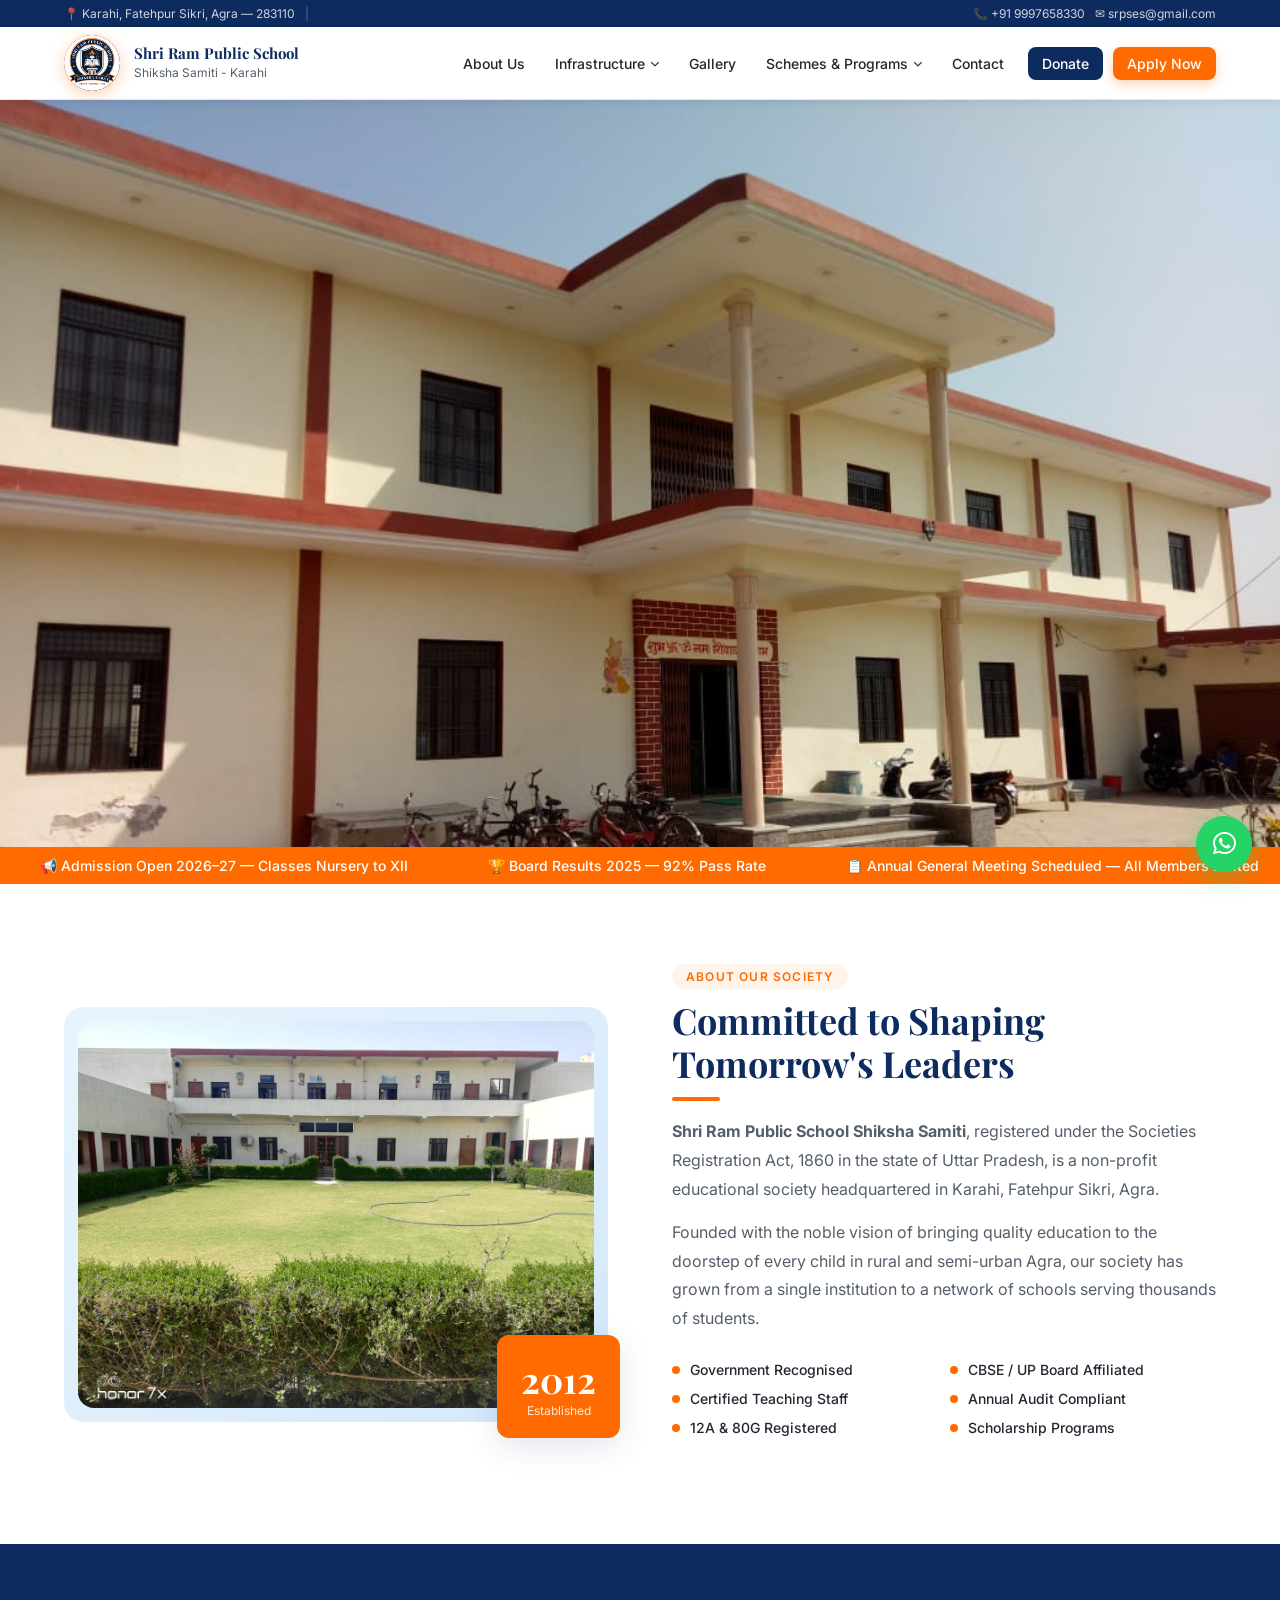
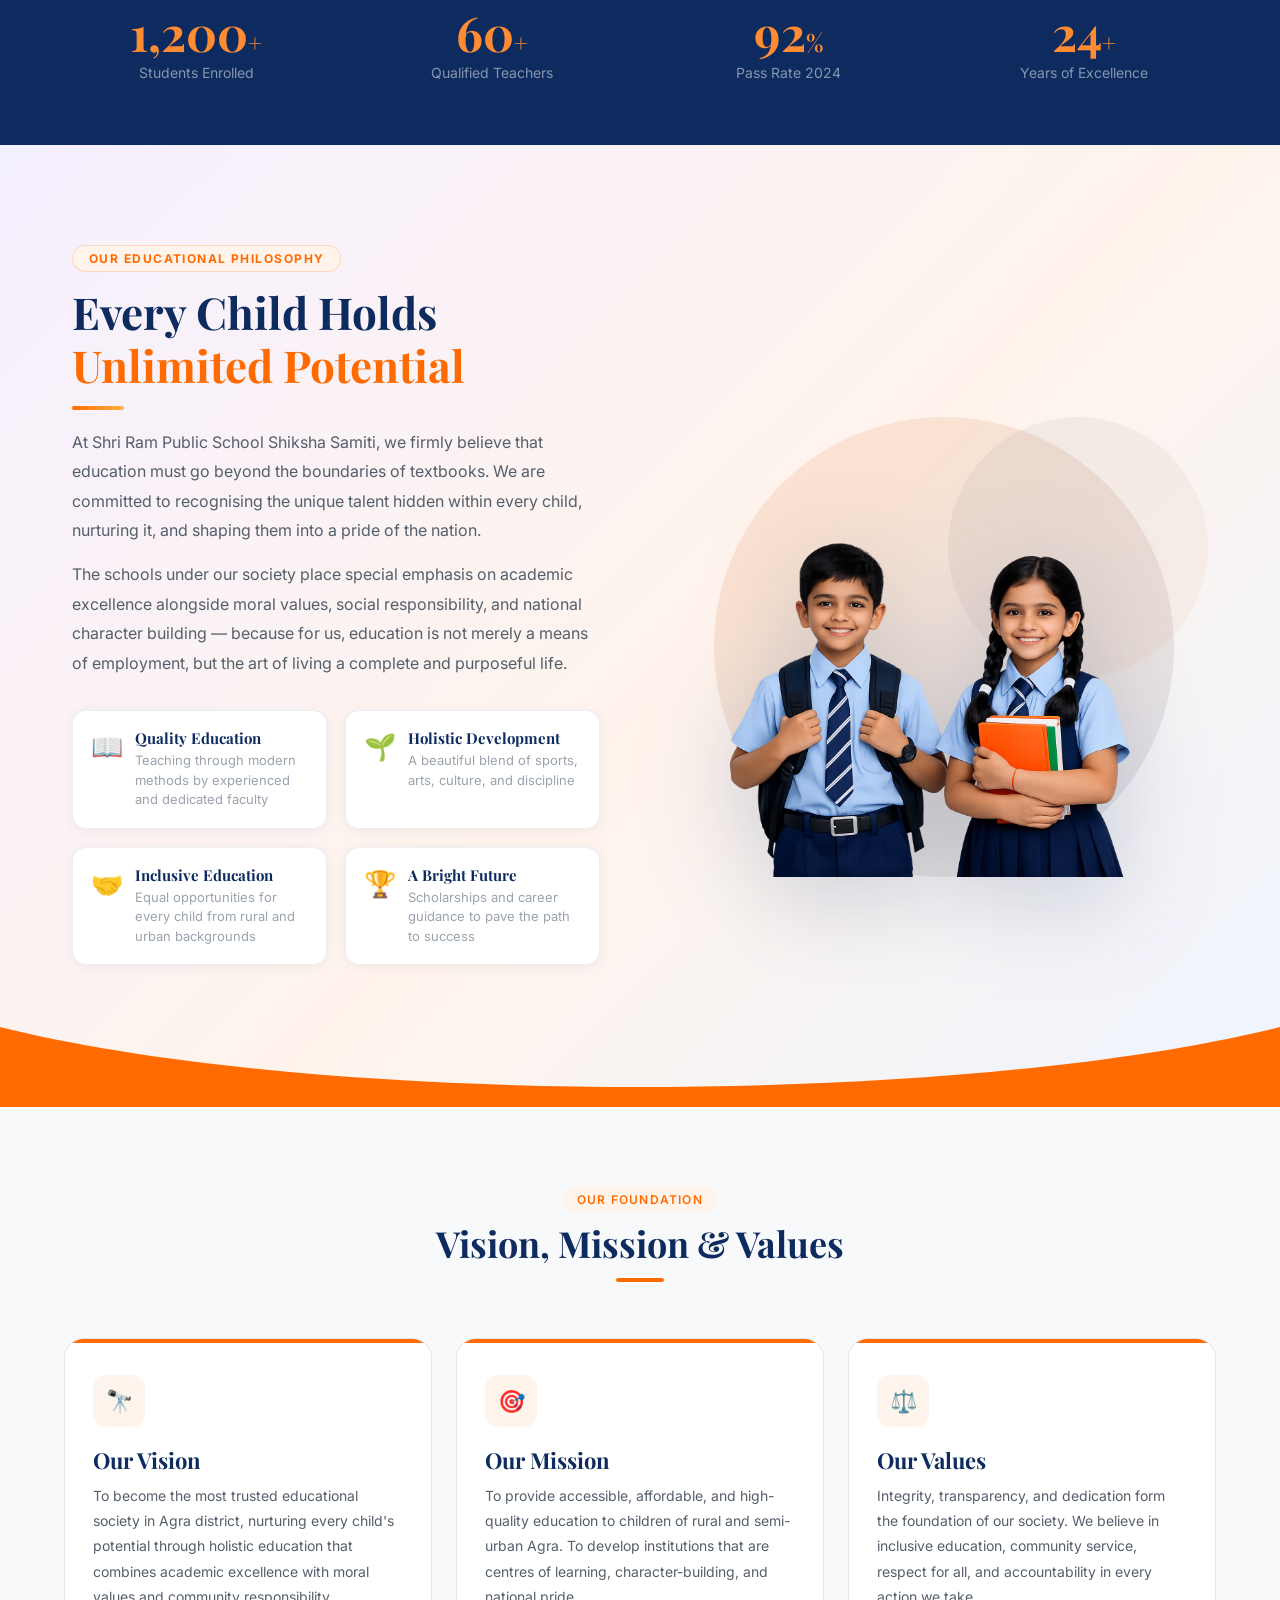
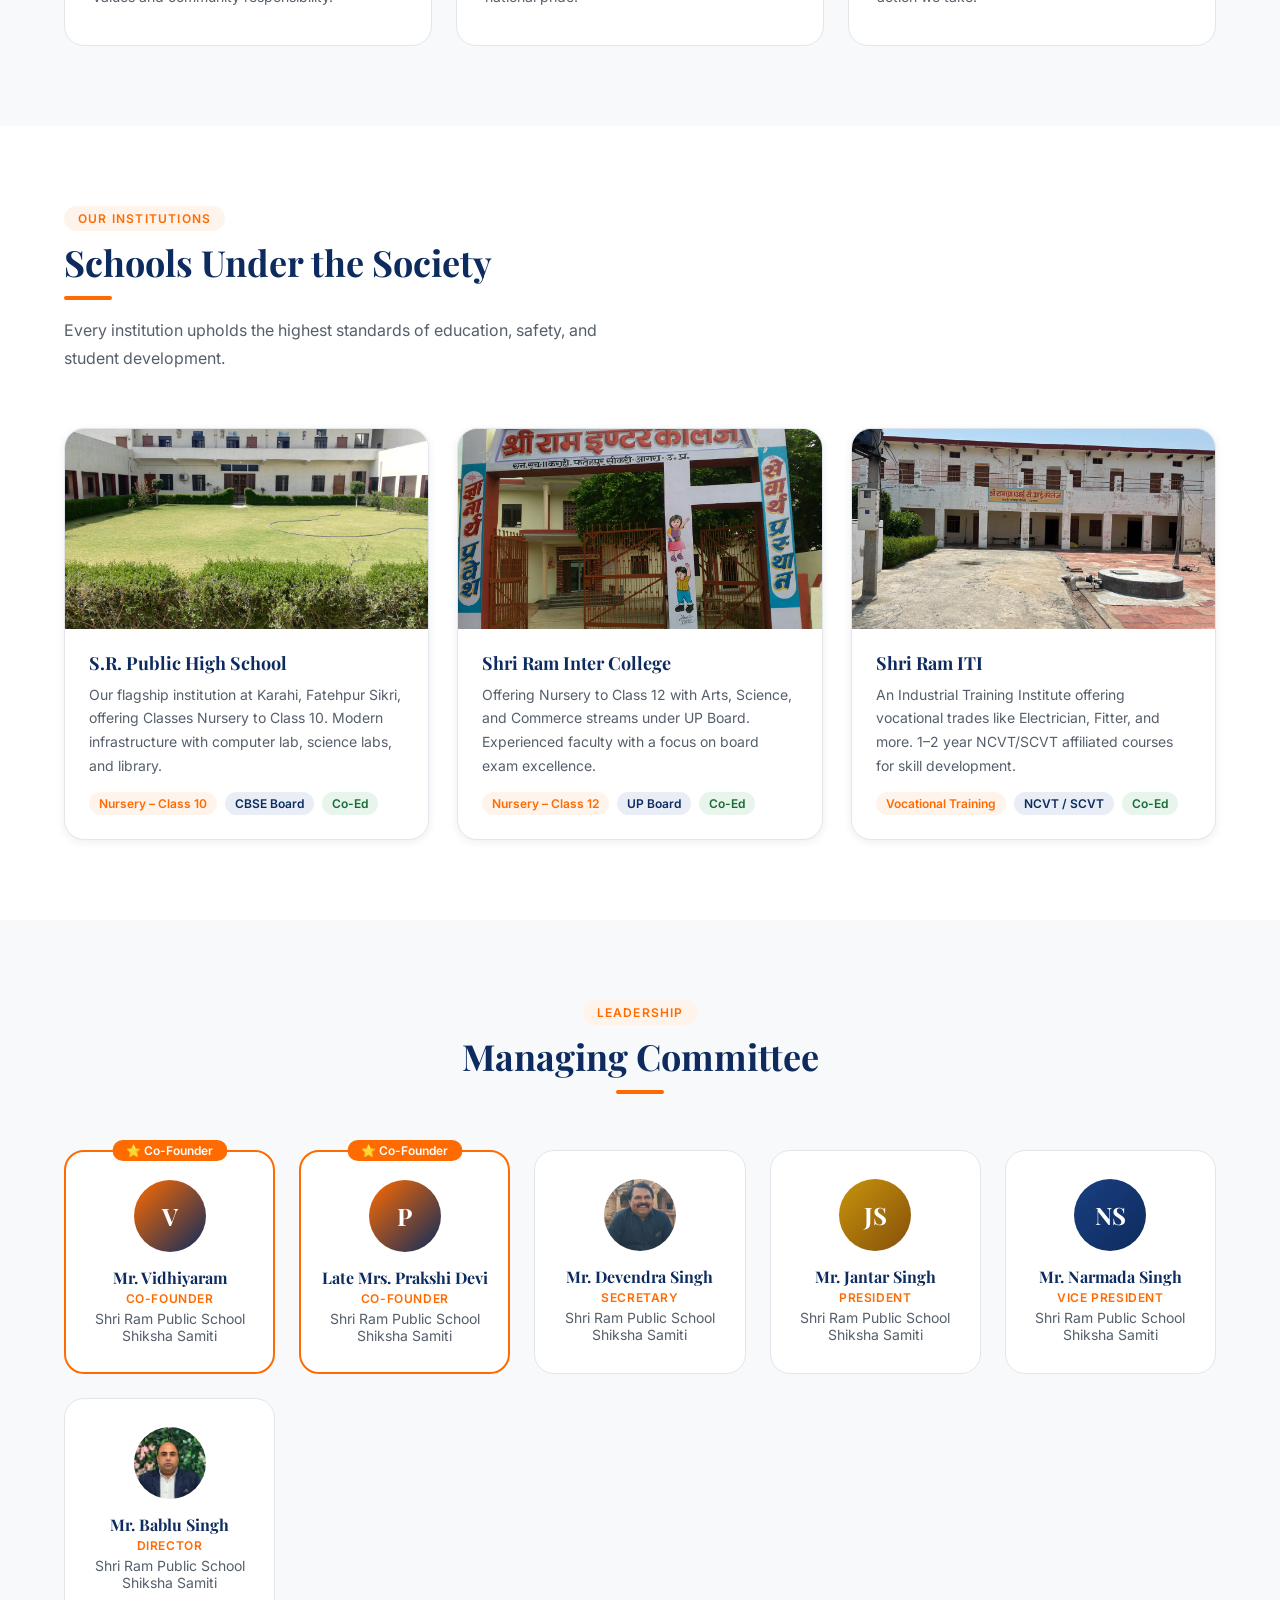
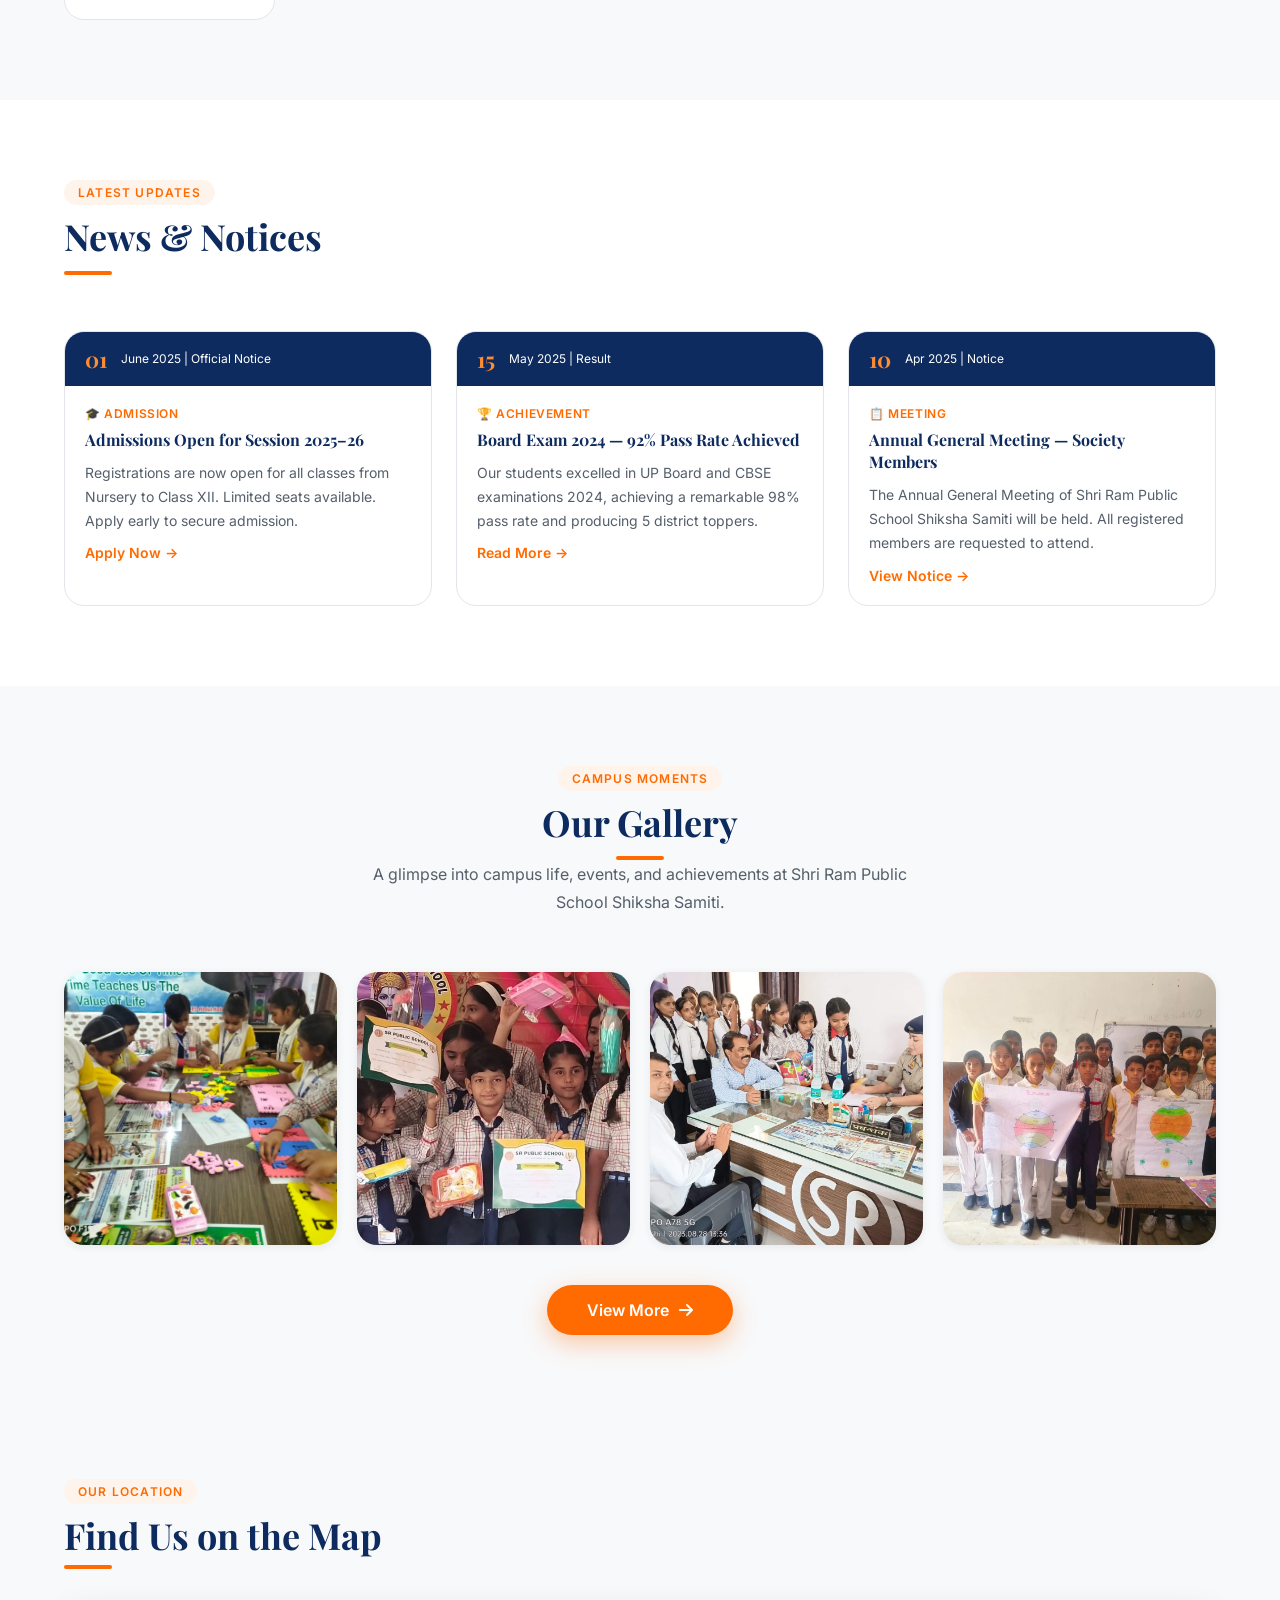
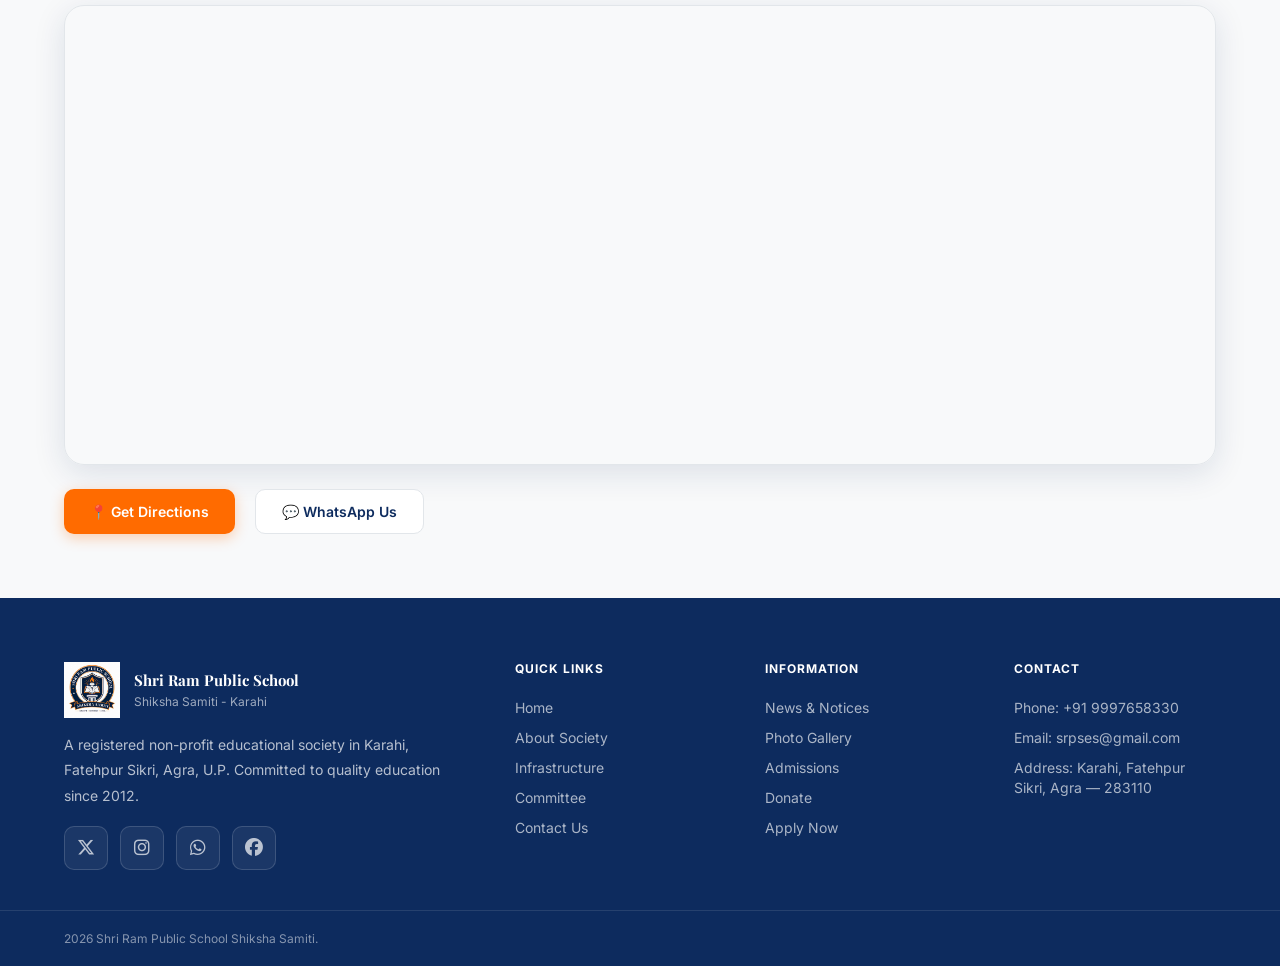
<file: index.html>
<!DOCTYPE html>
<html lang="hi" prefix="og: https://ogp.me/ns#">
<head>
<meta charset="UTF-8">
<meta name="viewport" content="width=device-width, initial-scale=1.0, maximum-scale=1.0">

<!-- ========== PRIMARY SEO META TAGS ========== -->
<title>Shri Ram Public School Shiksha Samiti | Karahi, Fatehpur Sikri, Agra — UP</title>
<meta name="description" content="Shri Ram Public School Shiksha Samiti — Registered educational society in Karahi, Fatehpur Sikri, Agra (UP). CBSE & UP Board schools, ITI college, NSDC/UPSDM skill programs. Admissions open for Nursery to Class XII.">
<meta name="keywords" content="Shri Ram Public School, Shiksha Samiti, Karahi School, Fatehpur Sikri School, Agra School, CBSE School Agra, UP Board School Agra, Shri Ram ITI, NSDC Agra, UPSDM Agra, School Admission 2025, Best School Karahi, Educational Society Agra, Vocational Training Agra">
<meta name="author" content="Shri Ram Public School Shiksha Samiti">
<meta name="robots" content="index, follow, max-snippet:-1, max-image-preview:large, max-video-preview:-1">
<meta name="googlebot" content="index, follow">
<meta name="revisit-after" content="7 days">
<meta name="language" content="Hindi, English">
<meta name="geo.region" content="IN-UP">
<meta name="geo.placename" content="Karahi, Fatehpur Sikri, Agra, Uttar Pradesh">
<meta name="geo.position" content="27.1277;77.6615">
<meta name="ICBM" content="27.1277, 77.6615">
<link rel="canonical" href="https://www.srpses.com/index.html">

<!-- ========== OPEN GRAPH (Facebook / WhatsApp / LinkedIn) ========== -->
<meta property="og:type" content="website">
<meta property="og:url" content="https://www.srpses.org/">
<meta property="og:site_name" content="Shri Ram Public School Shiksha Samiti">
<meta property="og:title" content="Shri Ram Public School Shiksha Samiti | Karahi, Fatehpur Sikri, Agra">
<meta property="og:description" content="Registered educational society in Karahi, Fatehpur Sikri, Agra. CBSE & UP Board affiliated schools, ITI college, and government skill development programs. Admissions open for session 2025–26.">
<meta property="og:image" content="https://www.srpses.org/images/og-cover.jpg">
<meta property="og:image:width" content="1200">
<meta property="og:image:height" content="630">
<meta property="og:image:alt" content="Shri Ram Public School Shiksha Samiti, Karahi, Agra">
<meta property="og:locale" content="hi_IN">
<meta property="og:locale:alternate" content="en_IN">

<!-- ========== TWITTER CARD ========== -->
<meta name="twitter:card" content="summary_large_image">
<meta name="twitter:site" content="@srpses">
<meta name="twitter:creator" content="@srpses">
<meta name="twitter:title" content="Shri Ram Public School Shiksha Samiti | Karahi, Agra">
<meta name="twitter:description" content="Registered educational society in Karahi, Fatehpur Sikri, Agra. CBSE & UP Board schools, ITI, NSDC/UPSDM skill programs. Admissions open 2025–26.">
<meta name="twitter:image" content="https://www.srpses.org/images/og-cover.jpg">
<meta name="twitter:image:alt" content="Shri Ram Public School Shiksha Samiti Campus">

<!-- ========== FAVICON & APP ICONS ========== -->
<link rel="icon" type="image/png" sizes="32x32" href="images/favicon-32x32.png">
<link rel="icon" type="image/png" sizes="16x16" href="images/favicon-16x16.png">
<link rel="apple-touch-icon" sizes="180x180" href="images/apple-touch-icon.png">
<link rel="manifest" href="site.webmanifest">
<meta name="theme-color" content="#FF6B00">
<meta name="msapplication-TileColor" content="#0D2B5E">
<meta name="msapplication-TileImage" content="images/mstile-144x144.png">

<!-- ========== SCHEMA.ORG STRUCTURED DATA ========== -->
<script type="application/ld+json">
{
  "@context": "https://schema.org",
  "@graph": [
    {
      "@type": "EducationalOrganization",
      "@id": "https://www.srpses.org/#organization",
      "name": "Shri Ram Public School Shiksha Samiti",
      "alternateName": "SRPSES",
      "url": "https://www.srpses.org",
      "logo": {
        "@type": "ImageObject",
        "url": "https://www.srpses.org/images/logo.png",
        "width": 200,
        "height": 200
      },
      "image": "https://www.srpses.org/images/og-cover.jpg",
      "description": "Shri Ram Public School Shiksha Samiti is a registered educational society under the Societies Registration Act, 1860, dedicated to providing quality education in Karahi, Fatehpur Sikri, Agra, Uttar Pradesh.",
      "foundingDate": "2012",
      "address": {
        "@type": "PostalAddress",
        "streetAddress": "Karahi",
        "addressLocality": "Fatehpur Sikri",
        "addressRegion": "Uttar Pradesh",
        "postalCode": "283110",
        "addressCountry": "IN"
      },
      "contactPoint": [
        {
          "@type": "ContactPoint",
          "telephone": "+91-9997658330",
          "contactType": "admissions",
          "areaServed": "IN",
          "availableLanguage": ["Hindi", "English"]
        },
        {
          "@type": "ContactPoint",
          "email": "srpses@gmail.com",
          "contactType": "customer support"
        }
      ],
      "geo": {
        "@type": "GeoCoordinates",
        "latitude": 27.1277,
        "longitude": 77.6615
      },
      "hasMap": "https://maps.app.goo.gl/GXxgwbJ4NpRVB7gE9",
      "sameAs": [
        "https://maps.app.goo.gl/GXxgwbJ4NpRVB7gE9"
      ],
      "numberOfStudents": 1200,
      "numberOfEmployees": {
        "@type": "QuantitativeValue",
        "value": 60
      },
      "subOrganization": [
        {
          "@type": "School",
          "name": "S.R. Public High School",
          "description": "CBSE affiliated co-education school offering Classes Nursery to Class 10",
          "address": {
            "@type": "PostalAddress",
            "streetAddress": "Karahi",
            "addressLocality": "Fatehpur Sikri",
            "addressRegion": "Uttar Pradesh",
            "postalCode": "283110",
            "addressCountry": "IN"
          }
        },
        {
          "@type": "School",
          "name": "Shri Ram Inter College",
          "description": "UP Board affiliated co-education school offering Nursery to Class 12 with Arts, Science, Commerce streams",
          "address": {
            "@type": "PostalAddress",
            "streetAddress": "Karahi",
            "addressLocality": "Fatehpur Sikri",
            "addressRegion": "Uttar Pradesh",
            "postalCode": "283110",
            "addressCountry": "IN"
          }
        },
        {
          "@type": "EducationalOrganization",
          "name": "Shri Ram ITI",
          "description": "NCVT/SCVT affiliated Industrial Training Institute offering Electrician, Fitter and vocational trades",
          "address": {
            "@type": "PostalAddress",
            "streetAddress": "Karahi",
            "addressLocality": "Fatehpur Sikri",
            "addressRegion": "Uttar Pradesh",
            "postalCode": "283110",
            "addressCountry": "IN"
          }
        }
      ]
    },
    {
      "@type": "WebSite",
      "@id": "https://www.srpses.org/#website",
      "url": "https://www.srpses.org",
      "name": "Shri Ram Public School Shiksha Samiti",
      "description": "Official website of Shri Ram Public School Shiksha Samiti, Karahi, Fatehpur Sikri, Agra",
      "publisher": {
        "@id": "https://www.srpses.org/#organization"
      },
      "potentialAction": {
        "@type": "SearchAction",
        "target": {
          "@type": "EntryPoint",
          "urlTemplate": "https://www.srpses.org/search?q={search_term_string}"
        },
        "query-input": "required name=search_term_string"
      },
      "inLanguage": ["hi", "en"]
    },
    {
      "@type": "WebPage",
      "@id": "https://www.srpses.org/#webpage",
      "url": "https://www.srpses.org/",
      "name": "Shri Ram Public School Shiksha Samiti | Karahi, Fatehpur Sikri, Agra",
      "isPartOf": { "@id": "https://www.srpses.org/#website" },
      "about": { "@id": "https://www.srpses.org/#organization" },
      "description": "Official homepage of Shri Ram Public School Shiksha Samiti — registered educational society in Karahi, Fatehpur Sikri, Agra, UP.",
      "breadcrumb": {
        "@type": "BreadcrumbList",
        "itemListElement": [
          {
            "@type": "ListItem",
            "position": 1,
            "name": "Home",
            "item": "https://www.srpses.org/"
          }
        ]
      },
      "inLanguage": "hi",
      "datePublished": "2012-01-01",
      "dateModified": "2025-06-01"
    },
    {
      "@type": "FAQPage",
      "mainEntity": [
        {
          "@type": "Question",
          "name": "Shri Ram Public School Shiksha Samiti mein admission kaise milega?",
          "acceptedAnswer": {
            "@type": "Answer",
            "text": "Admission ke liye apply-now.html page par jaayein ya +91-9997658330 par call karein. Session 2025-26 ke liye admissions khule hain — Nursery se Class XII tak."
          }
        },
        {
          "@type": "Question",
          "name": "Shri Ram Public School kahan hai?",
          "acceptedAnswer": {
            "@type": "Answer",
            "text": "Shri Ram Public School Shiksha Samiti Karahi, Fatehpur Sikri, Agra — 283110, Uttar Pradesh mein sthit hai."
          }
        },
        {
          "@type": "Question",
          "name": "Is school mein kaunsa board hai?",
          "acceptedAnswer": {
            "@type": "Answer",
            "text": "S.R. Public High School CBSE Board se affiliated hai aur Shri Ram Inter College UP Board se affiliated hai. Class 12 mein Arts, Science aur Commerce streams uplabdh hain."
          }
        },
        {
          "@type": "Question",
          "name": "Kya ITI courses available hain?",
          "acceptedAnswer": {
            "@type": "Answer",
            "text": "Haan, Shri Ram ITI mein NCVT/SCVT affiliated 1-2 saal ke vocational courses hain jaise Electrician, Fitter aur anya trades."
          }
        }
      ]
    }
  ]
}
</script>

<!-- ========== FONTS & ICONS ========== -->
<link rel="preconnect" href="https://fonts.googleapis.com">
<link rel="preconnect" href="https://fonts.gstatic.com" crossorigin>
<link href="https://fonts.googleapis.com/css2?family=Playfair+Display:wght@600;700&family=Inter:wght@300;400;500;600&display=swap" rel="stylesheet">
<link rel="stylesheet" href="https://cdnjs.cloudflare.com/ajax/libs/font-awesome/6.5.0/css/all.min.css">

<link rel="stylesheet" href="style.css">
</head>
<body>

<div class="topbar">
  <div class="topbar-inner">
    <div class="topbar-left">
      <span>📍 Karahi, Fatehpur Sikri, Agra — 283110</span>
      <span style="color:rgba(255,255,255,0.3)">|</span>
    </div>
    <div class="topbar-right">
      <a href="tel:9997658330">📞 +91 9997658330</a>
      <a href="mailto:srpses@gmail.com">✉ srpses@gmail.com</a>
    </div>
  </div>
</div>

<header class="header" id="header">
  <div class="nav-inner">
    <a href="index.html" class="logo" aria-label="Go to Home">
      <div class="logo-emblem">
        <img src="images/logo.png" alt="Shri Ram Public School Shiksha Samiti Logo" width="56" height="56" onerror="this.parentElement.textContent='SR'">
      </div>
      <div class="logo-text">
        <h1>Shri Ram Public School</h1>
        <span style="font-size:12px;">Shiksha Samiti - Karahi</span>
      </div>
    </a>

    <nav class="nav-links" aria-label="Main Navigation">
      <a href="about.html">About Us</a>

      <div class="nav-dropdown">
        <button class="nav-drop-trigger" aria-haspopup="true" aria-expanded="false">
          Infrastructure <i class="fas fa-chevron-down drop-caret" aria-hidden="true"></i>
        </button>
        <div class="drop-panel" role="menu">
          <div class="drop-panel-header">Our Facilities</div>
          <a class="drop-item" href="infrastructure.html#computer-lab" role="menuitem">
            <div class="drop-item-icon">💻</div>
            <div class="drop-item-text">
              <div class="drop-item-title">Computer Lab</div>
              <div class="drop-item-sub">30+ modern systems</div>
            </div>
          </a>
          <a class="drop-item" href="infrastructure.html#science-lab" role="menuitem">
            <div class="drop-item-icon">🔬</div>
            <div class="drop-item-text">
              <div class="drop-item-title">Science Lab</div>
              <div class="drop-item-sub">Physics, Chemistry &amp; Biology</div>
            </div>
          </a>
          <a class="drop-item" href="infrastructure.html#dance-music" role="menuitem">
            <div class="drop-item-icon">🎭</div>
            <div class="drop-item-text">
              <div class="drop-item-title">Dance &amp; Music Hall</div>
              <div class="drop-item-sub">Cultural activities centre</div>
            </div>
          </a>
          <a class="drop-item" href="infrastructure.html#playground" role="menuitem">
            <div class="drop-item-icon">⚽</div>
            <div class="drop-item-text">
              <div class="drop-item-title">Playground</div>
              <div class="drop-item-sub">Cricket, Football &amp; Athletics</div>
            </div>
          </a>
        </div>
      </div>

      <a href="gallery.html">Gallery</a>

      <div class="nav-dropdown">
        <button class="nav-drop-trigger" aria-haspopup="true" aria-expanded="false">
          Schemes &amp; Programs <i class="fas fa-chevron-down drop-caret" aria-hidden="true"></i>
        </button>
        <div class="drop-panel" role="menu">
          <div class="drop-panel-header">Government Programs</div>
          <a class="drop-item" href="schemes.html#nsdc" role="menuitem">
            <div class="drop-item-icon">🏛</div>
            <div class="drop-item-text">
              <div class="drop-item-title">NSDC Programme</div>
              <div class="drop-item-sub">National Skill Development Corp.</div>
            </div>
          </a>
          <a class="drop-item" href="schemes.html#upsdm" role="menuitem">
            <div class="drop-item-icon">🌐</div>
            <div class="drop-item-text">
              <div class="drop-item-title">UPSDM Programme</div>
              <div class="drop-item-sub">UP Skill Dev. Mission</div>
            </div>
          </a>
          <div class="drop-divider"></div>
          <div class="drop-panel-header">Vocational Certification</div>
          <a class="drop-item" href="schemes.html#ncvt" role="menuitem">
            <div class="drop-item-icon">📜</div>
            <div class="drop-item-text">
              <div class="drop-item-title">NCVT</div>
              <div class="drop-item-sub">National Council for Voc. Training</div>
            </div>
          </a>
        </div>
      </div>

      <a href="contact.html">Contact</a>
      <a href="donate.html" class="nav-donate">Donate</a>
      <a href="apply-now.html" class="nav-cta">Apply Now</a>
    </nav>

    <button class="hamburger" id="hamburger" onclick="openMenu()" aria-label="Open navigation menu" aria-expanded="false">
      <span></span><span></span><span></span>
    </button>
  </div>
</header>

<!-- MOBILE MENU -->
<div class="mobile-menu" id="mobileMenu" role="dialog" aria-modal="true" aria-label="Mobile Navigation">
  <div class="mobile-menu-header">
    <a href="index.html" class="logo" onclick="closeMenu()" aria-label="Go to Home">
      <div class="logo-emblem" style="width:44px;height:44px;font-size:16px;flex-shrink:0;">SR</div>
      <div class="logo-text"><h1>Shri Ram Public School</h1><span>Shiksha Samiti</span></div>
    </a>
    <button class="mobile-close" onclick="closeMenu()" aria-label="Close menu">✕</button>
  </div>
  <div class="mobile-nav-links">
    <a href="about.html" onclick="closeMenu()">ℹ️ About Us</a>

    <div class="mob-drop-wrap">
      <button class="mob-drop-btn" onclick="toggleMobDrop(this)" aria-expanded="false">
        <span>🏗️ Infrastructure</span>
        <i class="fas fa-chevron-down mob-caret" aria-hidden="true"></i>
      </button>
      <div class="mob-drop-list">
        <a href="infrastructure.html#computer-lab" onclick="closeMenu()"><span>💻</span> Computer Lab</a>
        <a href="infrastructure.html#science-lab" onclick="closeMenu()"><span>🔬</span> Science Lab</a>
        <a href="infrastructure.html#dance-music" onclick="closeMenu()"><span>🎭</span> Dance &amp; Music Hall</a>
        <a href="infrastructure.html#playground" onclick="closeMenu()"><span>⚽</span> Playground</a>
      </div>
    </div>

    <a href="gallery.html" onclick="closeMenu()">🖼️ Gallery</a>

    <div class="mob-drop-wrap">
      <button class="mob-drop-btn" onclick="toggleMobDrop(this)" aria-expanded="false">
        <span>📋 Schemes &amp; Programs</span>
        <i class="fas fa-chevron-down mob-caret" aria-hidden="true"></i>
      </button>
      <div class="mob-drop-list">
        <a href="schemes.html#nsdc" onclick="closeMenu()"><span>🏛</span> NSDC Programme</a>
        <a href="schemes.html#upsdm" onclick="closeMenu()"><span>🌐</span> UPSDM Programme</a>
        <a href="schemes.html#ncvt" onclick="closeMenu()"><span>📜</span> NCVT</a>
      </div>
    </div>

    <a href="contact.html" onclick="closeMenu()">📞 Contact</a>
    <a href="donate.html" onclick="closeMenu()" class="donate-mobile">🤝 Donate</a>
    <a href="apply-now.html" onclick="closeMenu()" class="cta-mobile">✅ Apply Now</a>
  </div>
  <div style="padding:20px 16px;margin-top:auto;border-top:1px solid var(--gray-100);">
    <p style="font-size:13px;color:var(--gray-400);text-align:center;">📞 <a href="tel:9997658330" style="color:var(--saffron);font-weight:600;">+91 9997658330</a></p>
  </div>
</div>

<!-- HERO -->
<section class="hero" aria-label="School Image">
  <div class="hero-bg" role="presentation"></div>
  <div class="hero-decor" role="presentation"></div>
  <div class="hero-image-wrap">
    <div class="hero-image-frame">
      <img src="images/s2.jpeg" alt="Shri Ram Public School Shiksha Samiti Campus" loading="lazy">
    </div>
  </div>
</section>

<div class="marquee-strip" aria-label="Announcements">
  <div class="marquee-inner">
    <span class="marquee-item">📢 Admission Open 2026–27 — Classes Nursery to XII</span>
    <span class="marquee-item">🏆 Board Results 2025 — 92% Pass Rate</span>
    <span class="marquee-item">📋 Annual General Meeting Scheduled — All Members Invited</span>
    <span class="marquee-item">📢 Admission Open 2026–27 — Classes Nursery to XII</span>
    <span class="marquee-item">🏆 Board Results 2025 — 92% Pass Rate</span>
    <span class="marquee-item">📋 Annual General Meeting Scheduled — All Members Invited</span>
  </div>
</div>

<section class="section" id="about" aria-labelledby="about-heading">
  <div class="container">
    <div class="about-grid">
      <div class="about-image-wrap reveal-left">
        <div class="about-img-placeholder">
          <img src="images/s3.jpeg" alt="Shri Ram Public School Building, Karahi, Fatehpur Sikri, Agra" width="600" height="450" style="width:100%;height:auto;border-radius:calc(var(--radius-lg) - 4px);object-fit:contain;" loading="lazy">
        </div>
        <div class="about-badge"><div class="big">2012</div><div class="sm">Established</div></div>
      </div>
      <div class="about-content reveal-right">
        <span class="section-label">About Our Society</span>
        <h2 class="section-title" id="about-heading">Committed to Shaping<br>Tomorrow's Leaders</h2>
        <div class="title-line"></div>
        <p class="about-para"><strong>Shri Ram Public School Shiksha Samiti</strong>, registered under the Societies Registration Act, 1860 in the state of Uttar Pradesh, is a non-profit educational society headquartered in Karahi, Fatehpur Sikri, Agra.</p>
        <p class="about-para">Founded with the noble vision of bringing quality education to the doorstep of every child in rural and semi-urban Agra, our society has grown from a single institution to a network of schools serving thousands of students.</p>
        <div class="about-features">
          <div class="about-feat"><div class="feat-dot"></div> Government Recognised</div>
          <div class="about-feat"><div class="feat-dot"></div> CBSE / UP Board Affiliated</div>
          <div class="about-feat"><div class="feat-dot"></div> Certified Teaching Staff</div>
          <div class="about-feat"><div class="feat-dot"></div> Annual Audit Compliant</div>
          <div class="about-feat"><div class="feat-dot"></div> 12A &amp; 80G Registered</div>
          <div class="about-feat"><div class="feat-dot"></div> Scholarship Programs</div>
        </div>
      </div>
    </div>
  </div>
</section>

<div class="stats-section" aria-label="Key Statistics">
  <div class="container">
    <div class="stats-grid">
      <div class="stat-card reveal"><div class="number"><span class="count-up" data-target="1200">0</span><span class="unit">+</span></div><div class="label">Students Enrolled</div></div>
      <div class="stat-card reveal"><div class="number"><span class="count-up" data-target="60">0</span><span class="unit">+</span></div><div class="label">Qualified Teachers</div></div>
      <div class="stat-card reveal"><div class="number"><span class="count-up" data-target="92">0</span><span class="unit">%</span></div><div class="label">Pass Rate 2024</div></div>
      <div class="stat-card reveal"><div class="number"><span class="count-up" data-target="24">0</span><span class="unit">+</span></div><div class="label">Years of Excellence</div></div>
    </div>
  </div>
</div>

<section class="edu-section" id="education" aria-labelledby="edu-heading">
  <div class="edu-inner">
    <div class="edu-text reveal-left">
      <span class="edu-label">Our Educational Philosophy</span>
      <h2 class="edu-title" id="edu-heading">Every Child Holds<br><span>Unlimited Potential</span></h2>
      <div class="edu-line"></div>
      <p class="edu-para">At Shri Ram Public School Shiksha Samiti, we firmly believe that education must go beyond the boundaries of textbooks. We are committed to recognising the unique talent hidden within every child, nurturing it, and shaping them into a pride of the nation.</p>
      <p class="edu-para">The schools under our society place special emphasis on academic excellence alongside moral values, social responsibility, and national character building — because for us, education is not merely a means of employment, but the art of living a complete and purposeful life.</p>
      <div class="edu-pillars">
        <div class="edu-pillar"><div class="pillar-icon" aria-hidden="true">📖</div><div><h4>Quality Education</h4><p>Teaching through modern methods by experienced and dedicated faculty</p></div></div>
        <div class="edu-pillar"><div class="pillar-icon" aria-hidden="true">🌱</div><div><h4>Holistic Development</h4><p>A beautiful blend of sports, arts, culture, and discipline</p></div></div>
        <div class="edu-pillar"><div class="pillar-icon" aria-hidden="true">🤝</div><div><h4>Inclusive Education</h4><p>Equal opportunities for every child from rural and urban backgrounds</p></div></div>
        <div class="edu-pillar"><div class="pillar-icon" aria-hidden="true">🏆</div><div><h4>A Bright Future</h4><p>Scholarships and career guidance to pave the path to success</p></div></div>
      </div>
    </div>
    <div class="edu-visual reveal-right">
      <div class="edu-bg-circle" role="presentation"></div>
      <div class="edu-bg-circle2" role="presentation"></div>
      <div class="edu-img-wrap">
        <img src="images/student.png" alt="Happy students at Shri Ram Public School, Karahi, Agra" class="edu-img" width="540" height="600" loading="lazy">
      </div>
    </div>
  </div>
  <div class="edu-wave" role="presentation">
    <svg viewBox="0 0 1440 80" preserveAspectRatio="none" xmlns="http://www.w3.org/2000/svg" aria-hidden="true">
      <path d="M0,0 C360,80 1080,80 1440,0 L1440,80 L0,80 Z" fill="#FF6B00"/>
    </svg>
  </div>
</section>

<section class="section section-alt" aria-labelledby="vm-heading">
  <div class="container">
    <div class="section-head reveal" style="text-align:center;">
      <span class="section-label">Our Foundation</span>
      <h2 class="section-title" id="vm-heading">Vision, Mission &amp; Values</h2>
      <div class="title-line" style="margin:12px auto 0;"></div>
    </div>
    <div class="vm-grid">
      <div class="vm-card reveal"><div class="vm-icon" aria-hidden="true">🔭</div><h3>Our Vision</h3><p>To become the most trusted educational society in Agra district, nurturing every child's potential through holistic education that combines academic excellence with moral values and community responsibility.</p></div>
      <div class="vm-card reveal"><div class="vm-icon" aria-hidden="true">🎯</div><h3>Our Mission</h3><p>To provide accessible, affordable, and high-quality education to children of rural and semi-urban Agra. To develop institutions that are centres of learning, character-building, and national pride.</p></div>
      <div class="vm-card reveal"><div class="vm-icon" aria-hidden="true">⚖️</div><h3>Our Values</h3><p>Integrity, transparency, and dedication form the foundation of our society. We believe in inclusive education, community service, respect for all, and accountability in every action we take.</p></div>
    </div>
  </div>
</section>

<section class="section" id="schools" aria-labelledby="schools-heading">
  <div class="container">
    <div class="section-head reveal">
      <span class="section-label">Our Institutions</span>
      <h2 class="section-title" id="schools-heading">Schools Under the Society</h2>
      <div class="title-line"></div>
      <p class="section-sub">Every institution upholds the highest standards of education, safety, and student development.</p>
    </div>
    <div class="schools-grid">
      <article class="school-card reveal">
        <img src="images/s3.jpeg" alt="S.R. Public High School building, Karahi, Fatehpur Sikri" class="school-img" width="400" height="200" loading="lazy">
        <div class="school-body">
          <h3>S.R. Public High School</h3>
          <p>Our flagship institution at Karahi, Fatehpur Sikri, offering Classes Nursery to Class 10. Modern infrastructure with computer lab, science labs, and library.</p>
          <div class="school-tags"><span class="tag">Nursery – Class 10</span><span class="tag navy">CBSE Board</span><span class="tag green">Co-Ed</span></div>
        </div>
      </article>
      <article class="school-card reveal">
        <img src="images/s1.jpeg" alt="Shri Ram Inter College, Karahi, Fatehpur Sikri, Agra" class="school-img" width="400" height="200" loading="lazy">
        <div class="school-body">
          <h3>Shri Ram Inter College</h3>
          <p>Offering Nursery to Class 12 with Arts, Science, and Commerce streams under UP Board. Experienced faculty with a focus on board exam excellence.</p>
          <div class="school-tags"><span class="tag">Nursery – Class 12</span><span class="tag navy">UP Board</span><span class="tag green">Co-Ed</span></div>
        </div>
      </article>
      <article class="school-card reveal">
        <img src="images/s6.jpeg" alt="Shri Ram ITI vocational training institute, Karahi, Agra" class="school-img" width="400" height="200" loading="lazy">
        <div class="school-body">
          <h3>Shri Ram ITI</h3>
          <p>An Industrial Training Institute offering vocational trades like Electrician, Fitter, and more. 1–2 year NCVT/SCVT affiliated courses for skill development.</p>
          <div class="school-tags"><span class="tag">Vocational Training</span><span class="tag navy">NCVT / SCVT</span><span class="tag green">Co-Ed</span></div>
        </div>
      </article>
    </div>
  </div>
</section>

<section class="section section-alt" id="committee" aria-labelledby="committee-heading">
  <div class="container">
    <div class="section-head reveal" style="text-align:center;">
      <span class="section-label">Leadership</span>
      <h2 class="section-title" id="committee-heading">Managing Committee</h2>
      <div class="title-line" style="margin:12px auto 0;"></div>
    </div>
    <div class="committee-grid">
      <div class="member-card president-card reveal"><div class="president-badge">⭐ Co-Founder</div><div class="member-avatar">V</div><h4>Mr. Vidhiyaram</h4><div class="role">Co-Founder</div><div class="dept">Shri Ram Public School Shiksha Samiti</div></div>
      <div class="member-card president-card reveal"><div class="president-badge">⭐ Co-Founder</div><div class="member-avatar">P</div><h4>Late Mrs. Prakshi Devi</h4><div class="role">Co-Founder</div><div class="dept">Shri Ram Public School Shiksha Samiti</div></div>
      <div class="member-card reveal"><img src="images/d1.png" alt="Mr. Devendra Singh, Secretary" class="member-avatar" width="72" height="72" style="border-radius:50%;width:72px;height:72px;object-fit:cover;" loading="lazy"><h4>Mr. Devendra Singh</h4><div class="role">Secretary</div><div class="dept">Shri Ram Public School Shiksha Samiti</div></div>
      <div class="member-card reveal"><div class="member-avatar" style="background:linear-gradient(135deg,#C8940A,#854F0B)">JS</div><h4>Mr. Jantar Singh</h4><div class="role">President</div><div class="dept">Shri Ram Public School Shiksha Samiti</div></div>
      <div class="member-card reveal"><div class="member-avatar" style="background:linear-gradient(135deg,#1A3F80,#0D2B5E)">NS</div><h4>Mr. Narmada Singh</h4><div class="role">Vice President</div><div class="dept">Shri Ram Public School Shiksha Samiti</div></div>
      <div class="member-card reveal"><img src="images/b1.png" alt="Mr. Bablu Singh, Director" class="member-avatar" width="72" height="72" style="border-radius:50%;width:72px;height:72px;object-fit:cover;" loading="lazy"><h4>Mr. Bablu Singh</h4><div class="role">Director</div><div class="dept">Shri Ram Public School Shiksha Samiti</div></div>
    </div>
  </div>
</section>

<section class="section" id="news" aria-labelledby="news-heading">
  <div class="container">
    <div class="section-head reveal">
      <span class="section-label">Latest Updates</span>
      <h2 class="section-title" id="news-heading">News &amp; Notices</h2>
      <div class="title-line"></div>
    </div>
    <div class="news-grid">
      <article class="news-card reveal">
        <div class="news-date-strip"><span class="news-date-num">01</span> June 2025 | Official Notice</div>
        <div class="news-body"><div class="news-type">🎓 Admission</div><h3>Admissions Open for Session 2025–26</h3><p>Registrations are now open for all classes from Nursery to Class XII. Limited seats available. Apply early to secure admission.</p><a href="apply-now.html" class="news-link">Apply Now →</a></div>
      </article>
      <article class="news-card reveal">
        <div class="news-date-strip"><span class="news-date-num">15</span> May 2025 | Result</div>
        <div class="news-body"><div class="news-type">🏆 Achievement</div><h3>Board Exam 2024 — 92% Pass Rate Achieved</h3><p>Our students excelled in UP Board and CBSE examinations 2024, achieving a remarkable 98% pass rate and producing 5 district toppers.</p><a href="#" class="news-link">Read More →</a></div>
      </article>
      <article class="news-card reveal">
        <div class="news-date-strip"><span class="news-date-num">10</span> Apr 2025 | Notice</div>
        <div class="news-body"><div class="news-type">📋 Meeting</div><h3>Annual General Meeting — Society Members</h3><p>The Annual General Meeting of Shri Ram Public School Shiksha Samiti will be held. All registered members are requested to attend.</p><a href="#" class="news-link">View Notice →</a></div>
      </article>
    </div>
  </div>
</section>

<!-- GALLERY PREVIEW SECTION -->
<section class="section section-alt" id="gallery" aria-labelledby="gallery-heading">
  <div class="container">
    <div class="section-head reveal" style="text-align:center;">
      <span class="section-label">Campus Moments</span>
      <h2 class="section-title" id="gallery-heading">Our Gallery</h2>
      <div class="title-line" style="margin:12px auto 0;"></div>
      <p class="section-sub" style="margin:0 auto;">A glimpse into campus life, events, and achievements at Shri Ram Public School Shiksha Samiti.</p>
    </div>
    <div class="gallery-preview-grid">
      <a href="gallery.html" class="gallery-preview-item reveal" style="transition-delay:0.05s;">
        <img src="images/k1.jpeg" alt="Shri Ram Public School campus glimpse 1" loading="lazy">
        <div class="gallery-preview-overlay"><span><i class="fas fa-images" aria-hidden="true"></i> View Gallery</span></div>
      </a>
      <a href="gallery.html" class="gallery-preview-item reveal" style="transition-delay:0.15s;">
        <img src="images/k2.jpeg" alt="Shri Ram Public School campus glimpse 2" loading="lazy">
        <div class="gallery-preview-overlay"><span><i class="fas fa-images" aria-hidden="true"></i> View Gallery</span></div>
      </a>
      <a href="gallery.html" class="gallery-preview-item reveal" style="transition-delay:0.25s;">
        <img src="images/k3.jpeg" alt="Shri Ram Public School campus glimpse 3" loading="lazy">
        <div class="gallery-preview-overlay"><span><i class="fas fa-images" aria-hidden="true"></i> View Gallery</span></div>
      </a>
      <a href="gallery.html" class="gallery-preview-item reveal" style="transition-delay:0.35s;">
        <img src="images/k4.jpeg" alt="Shri Ram Public School campus glimpse 4" loading="lazy">
        <div class="gallery-preview-overlay"><span><i class="fas fa-images" aria-hidden="true"></i> View Gallery</span></div>
      </a>
    </div>
    <div class="gallery-view-more-wrap">
      <a href="gallery.html" class="gallery-view-more-btn">View More <i class="fas fa-arrow-right" aria-hidden="true"></i></a>
    </div>
  </div>
</section>

<!-- MAP SECTION -->
<section style="padding:0;background:var(--gray-50);" aria-labelledby="map-heading">
  <div style="max-width:1200px;margin:0 auto;padding:clamp(40px,7vw,64px) clamp(16px,4vw,24px);">
    <div style="margin-bottom:clamp(24px,4vw,36px);">
      <span style="display:inline-block;font-size:clamp(10px,2vw,12px);font-weight:600;letter-spacing:0.1em;text-transform:uppercase;color:var(--saffron);background:var(--saffron-pale);padding:5px 14px;border-radius:50px;margin-bottom:10px;">Our Location</span>
      <h2 id="map-heading" style="font-family:'Playfair Display',serif;font-size:var(--text-3xl);color:var(--navy);line-height:1.2;margin-bottom:8px;">Find Us on the Map</h2>
      <div style="width:48px;height:4px;background:var(--saffron);border-radius:2px;margin:8px 0 0;"></div>
    </div>
    <div style="border-radius:var(--radius-lg);overflow:hidden;box-shadow:var(--shadow-md);border:1px solid var(--gray-200);height:clamp(280px,45vw,460px);">
      <iframe src="https://www.google.com/maps/embed?pb=!1m18!1m12!1m3!1d456806.4628765755!2d77.0201539!3d27.1277438!2m3!1f0!2f0!3f0!3m2!1i1024!2i768!4f13.1!3m3!1m2!1s0x397396e4ee8069b7%3A0x858bc0ea2842e9a3!2sShri%20Ram%20inter%20college!5e0!3m2!1sen!2sin!4v1700000000000!5m2!1sen!2sin" width="100%" height="100%" style="border:0;display:block;" allowfullscreen="" loading="lazy" referrerpolicy="no-referrer-when-downgrade" title="Shri Ram Public School Shiksha Samiti — Karahi, Fatehpur Sikri, Agra Location Map"></iframe>
    </div>
    <div style="display:flex;gap:clamp(12px,3vw,20px);margin-top:clamp(16px,3vw,24px);flex-wrap:wrap;">
      <a href="https://maps.app.goo.gl/GXxgwbJ4NpRVB7gE9" target="_blank" rel="noopener noreferrer" style="display:inline-flex;align-items:center;gap:8px;background:var(--saffron);color:white;padding:clamp(10px,2vw,13px) clamp(18px,3vw,26px);border-radius:10px;font-size:var(--text-sm);font-weight:600;box-shadow:0 4px 14px rgba(255,107,0,0.3);">📍 Get Directions</a>
      <a href="https://wa.me/919997658330" target="_blank" rel="noopener noreferrer" style="display:inline-flex;align-items:center;gap:8px;background:white;color:var(--navy);border:1.5px solid var(--gray-200);padding:clamp(10px,2vw,13px) clamp(18px,3vw,26px);border-radius:10px;font-size:var(--text-sm);font-weight:600;">💬 WhatsApp Us</a>
    </div>
  </div>
</section>

<div id="site-footer"></div>
<script src="footer-component.js"></script>

<script>
/* Mobile menu */
function openMenu(){
  document.getElementById('mobileMenu').classList.add('open');
  document.body.style.overflow='hidden';
  document.getElementById('hamburger').setAttribute('aria-expanded','true');
}
function closeMenu(){
  document.getElementById('mobileMenu').classList.remove('open');
  document.body.style.overflow='';
  document.getElementById('hamburger').setAttribute('aria-expanded','false');
}
document.getElementById('mobileMenu').addEventListener('click',function(e){if(e.target===this)closeMenu();});

/* Mobile accordion dropdowns */
function toggleMobDrop(btn){
  const list=btn.nextElementSibling;
  const isOpen=list.classList.contains('open');
  document.querySelectorAll('.mob-drop-list').forEach(l=>l.classList.remove('open'));
  document.querySelectorAll('.mob-drop-btn').forEach(b=>{b.classList.remove('open');b.setAttribute('aria-expanded','false');});
  if(!isOpen){list.classList.add('open');btn.classList.add('open');btn.setAttribute('aria-expanded','true');}
}

/* Header scroll */
window.addEventListener('scroll',()=>{
  document.getElementById('header').classList.toggle('scrolled',window.scrollY>60);
},{passive:true});

/* Scroll reveal */
const observer=new IntersectionObserver((entries)=>{entries.forEach(e=>{if(e.isIntersecting)e.target.classList.add('visible');});},{threshold:0.1,rootMargin:'0px 0px -40px 0px'});
document.querySelectorAll('.reveal,.reveal-left,.reveal-right').forEach(el=>observer.observe(el));

/* Count up */
const countObserver=new IntersectionObserver((entries)=>{
  entries.forEach(entry=>{
    if(!entry.isIntersecting)return;
    const el=entry.target;const target=parseInt(el.dataset.target);
    let current=0;const step=Math.max(1,Math.ceil(target/60));
    const timer=setInterval(()=>{current=Math.min(current+step,target);el.textContent=current.toLocaleString();if(current>=target)clearInterval(timer);},20);
    countObserver.unobserve(el);
  });
},{threshold:0.5});
document.querySelectorAll('.count-up').forEach(el=>countObserver.observe(el));

/* Escape key */
document.addEventListener('keydown',function(e){
  if(e.key==='Escape'){
    document.querySelectorAll('.mob-drop-list').forEach(l=>l.classList.remove('open'));
    document.querySelectorAll('.mob-drop-btn').forEach(b=>b.classList.remove('open'));
  }
});
</script>
</body>
</html>
</file>
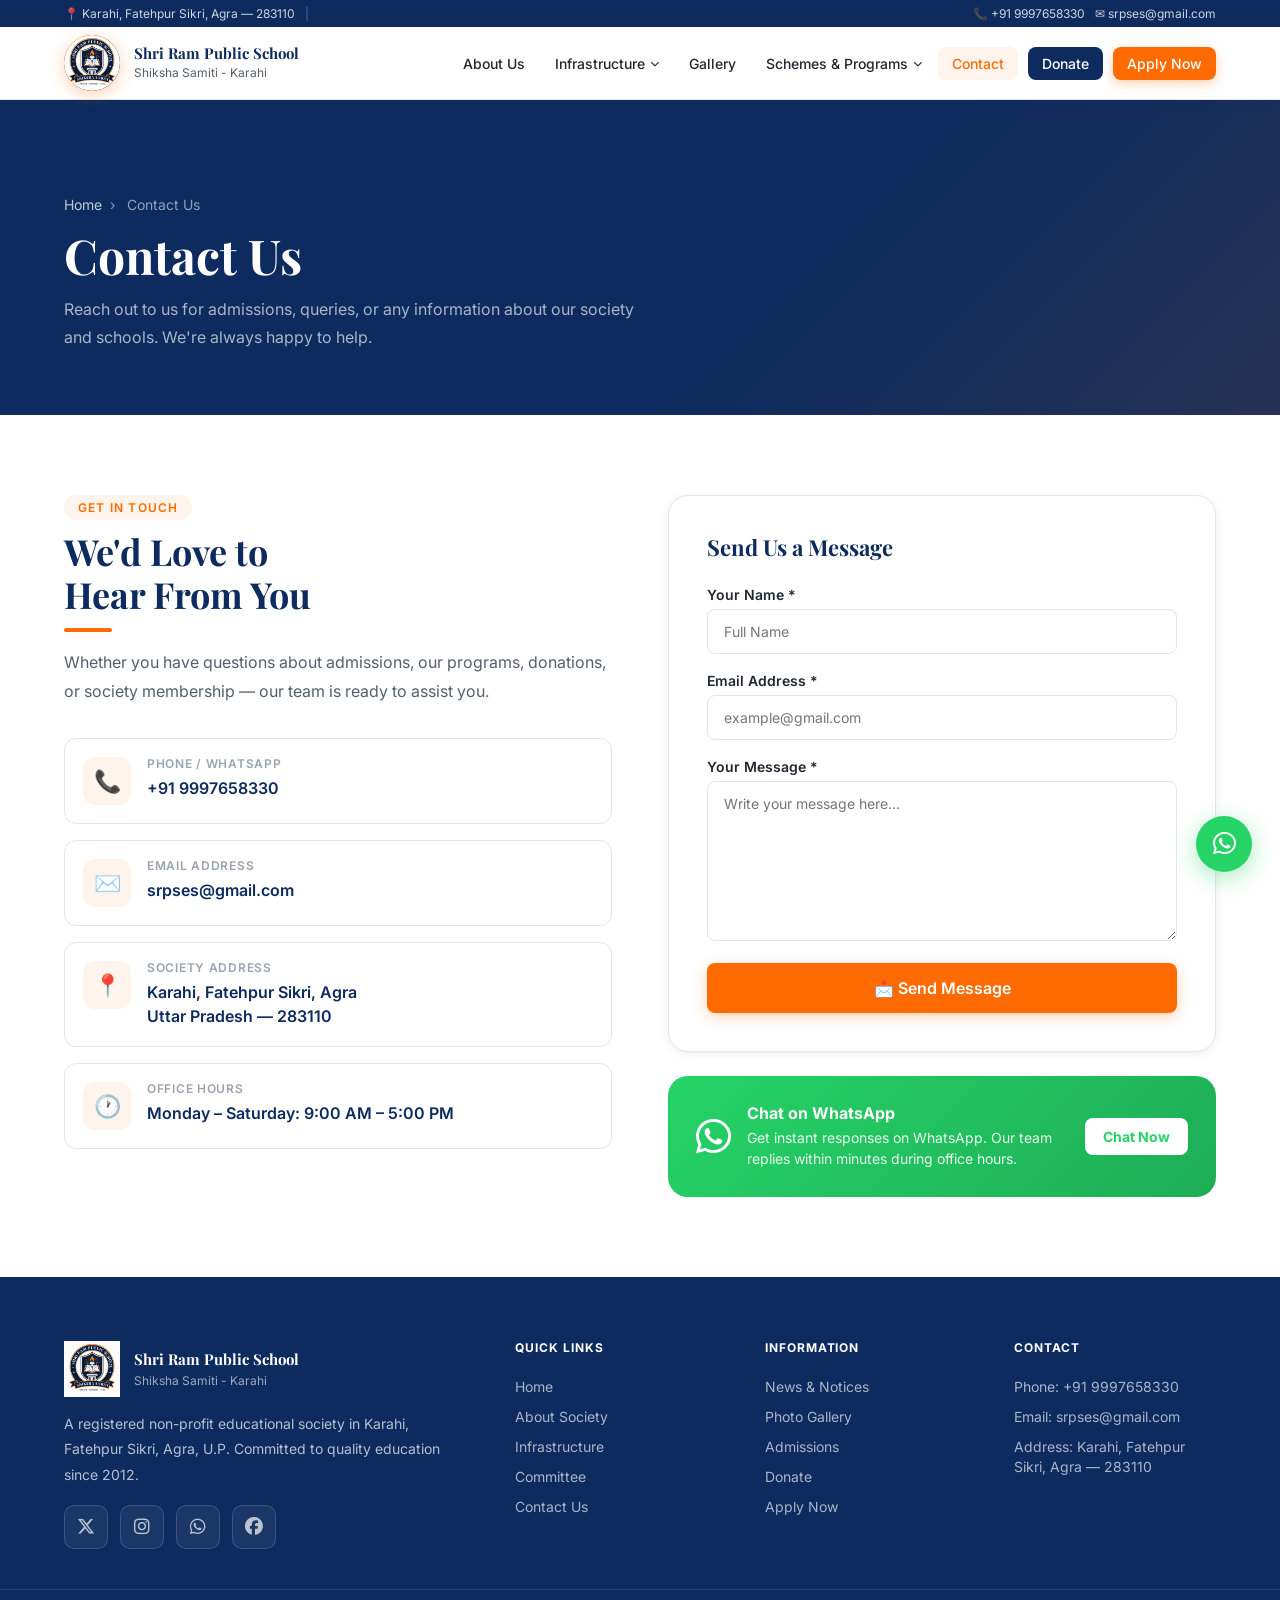
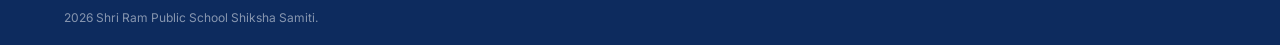
<file: contact.html>
<!DOCTYPE html>
<html lang="hi">
<head>
<meta charset="UTF-8">
<meta name="viewport" content="width=device-width, initial-scale=1.0, maximum-scale=1.0">
<title>Contact Us — Shri Ram Public School Shiksha Samiti</title>
<meta name="description" content="Contact Shri Ram Public School Shiksha Samiti — Karahi, Fatehpur Sikri, Agra. Phone, email, WhatsApp and location details.">
<link rel="preconnect" href="https://fonts.googleapis.com">
<link href="https://fonts.googleapis.com/css2?family=Playfair+Display:wght@600;700&family=Inter:wght@300;400;500;600&display=swap" rel="stylesheet">
<link rel="stylesheet" href="https://cdnjs.cloudflare.com/ajax/libs/font-awesome/6.5.0/css/all.min.css">
<style>
*, *::before, *::after { box-sizing: border-box; margin: 0; padding: 0; }
:root {
  --saffron: #FF6B00; --saffron-light: #FF8C33; --saffron-pale: #FFF4EC;
  --navy: #0D2B5E; --navy-light: #1A3F80;
  --green: #1A6B35; --green-light: #2A9B50;
  --gold: #C8940A;
  --white: #FFFFFF; --gray-50: #F8F9FA; --gray-100: #F0F2F5;
  --gray-200: #E2E6EA; --gray-400: #9AA3AE; --gray-600: #555F6B; --gray-800: #222831;
  --shadow-sm: 0 2px 8px rgba(13,43,94,0.08); --shadow-md: 0 8px 32px rgba(13,43,94,0.12);
  --radius: 12px; --radius-lg: 20px;
  --text-xs: clamp(10px,2vw,12px); --text-sm: clamp(12px,2.5vw,14px);
  --text-base: clamp(14px,3vw,16px); --text-lg: clamp(16px,3.5vw,18px);
  --text-xl: clamp(18px,4vw,22px); --text-2xl: clamp(20px,4.5vw,26px);
  --text-3xl: clamp(24px,5vw,36px); --text-4xl: clamp(28px,6vw,48px);
  --space-xl: clamp(48px,7vw,80px);
}
html { scroll-behavior: smooth; }
body { font-family: 'Inter', sans-serif; color: var(--gray-800); background: var(--white); overflow-x: hidden; font-size: var(--text-base); }
h1,h2,h3,h4 { font-family: 'Playfair Display', serif; line-height: 1.2; }
a { text-decoration: none; color: inherit; }
img { max-width: 100%; height: auto; display: block; }
button { font-family: 'Inter', sans-serif; }

@keyframes fadeUp { from { opacity:0; transform:translateY(24px); } to { opacity:1; transform:translateY(0); } }
@keyframes fadeIn { from { opacity:0; } to { opacity:1; } }
.reveal { opacity:0; transform:translateY(24px); transition: opacity 0.65s ease, transform 0.65s ease; }
.reveal.visible { opacity:1; transform:translateY(0); }
.reveal-left { opacity:0; transform:translateX(-30px); transition: opacity 0.65s ease, transform 0.65s ease; }
.reveal-left.visible { opacity:1; transform:translateX(0); }
.reveal-right { opacity:0; transform:translateX(30px); transition: opacity 0.65s ease, transform 0.65s ease; }
.reveal-right.visible { opacity:1; transform:translateX(0); }

/* TOP BAR */
.topbar { background: var(--navy); color: rgba(255,255,255,0.8); font-size: var(--text-xs); padding: 6px 0; }
.topbar-inner { max-width: 1200px; margin: 0 auto; padding: 0 clamp(16px,4vw,24px); display: flex; justify-content: space-between; align-items: center; flex-wrap: wrap; gap: 4px; }
.topbar a { color: rgba(255,255,255,0.8); transition: color 0.2s; }
.topbar a:hover { color: var(--saffron-light); }
.topbar-left, .topbar-right { display: flex; align-items: center; gap: 10px; flex-wrap: wrap; }

/* ======== HEADER & NAV ======== */
.header { position: sticky; top: 0; z-index: 1000; background: var(--white); border-bottom: 1px solid var(--gray-200); box-shadow: var(--shadow-sm); transition: box-shadow 0.3s ease; }
.header.scrolled { box-shadow: var(--shadow-md); }
.nav-inner { max-width: 1200px; margin: 0 auto; padding: 0 clamp(16px,4vw,24px); display: flex; align-items: center; justify-content: space-between; height: clamp(60px,10vw,72px); }
.logo { display: flex; align-items: center; gap: clamp(10px,2vw,14px); min-width: 0; }
.logo-emblem { width: clamp(44px,8vw,56px); height: clamp(44px,8vw,56px); border-radius: 50%; flex-shrink: 0; background: linear-gradient(135deg, var(--saffron), var(--navy)); display: flex; align-items: center; justify-content: center; font-family: 'Playfair Display', serif; font-size: clamp(16px,3vw,22px); font-weight: 700; color: white; box-shadow: 0 4px 16px rgba(255,107,0,0.3); overflow: hidden; }
.logo-emblem img { width: 100%; height: 100%; object-fit: cover; border-radius: 50%; }
.logo-text { line-height: 1.2; min-width: 0; }
.logo-text h1 { font-size: clamp(12px,2.5vw,15px); color: var(--navy); font-weight: 700; white-space: nowrap; overflow: hidden; text-overflow: ellipsis; }
.logo-text span { font-size: clamp(10px,2vw,11px); color: var(--gray-600); font-family: 'Inter', sans-serif; font-weight: 400; }
.nav-links { display: flex; align-items: center; gap: 2px; }

/* Plain nav links */
.nav-links > a {
  padding: clamp(6px,1.5vw,8px) clamp(8px,2vw,14px);
  border-radius: 8px; font-size: var(--text-sm); font-weight: 500;
  color: var(--gray-800); transition: all 0.2s ease;
}
.nav-links > a:hover { background: var(--saffron-pale); color: var(--saffron); }
.nav-links > a.active { color: var(--saffron); background: var(--saffron-pale); }

/* ---- DROPDOWN WRAPPER ---- */
.nav-dropdown { position: relative; display: flex; align-items: center; }
.nav-dropdown > .nav-drop-trigger {
  display: flex; align-items: center; gap: 5px;
  padding: clamp(6px,1.5vw,8px) clamp(8px,2vw,14px);
  border-radius: 8px; font-size: var(--text-sm); font-weight: 500;
  color: var(--gray-800); transition: all 0.2s ease; cursor: pointer;
  border: none; background: none; font-family: 'Inter', sans-serif;
  white-space: nowrap;
}
.nav-dropdown > .nav-drop-trigger:hover,
.nav-dropdown:hover > .nav-drop-trigger { background: var(--saffron-pale); color: var(--saffron); }
.drop-caret { font-size: 9px; transition: transform 0.25s ease; }
.nav-dropdown:hover .drop-caret { transform: rotate(180deg); }

/* ---- DROPDOWN PANEL ---- */
.drop-panel {
  position: absolute; top: calc(100% + 10px); left: 0;
  min-width: 230px; background: var(--white);
  border-radius: 14px; border: 1px solid var(--gray-200);
  box-shadow: 0 16px 48px rgba(13,43,94,0.16);
  padding: 8px;
  opacity: 0; visibility: hidden; pointer-events: none;
  transform: translateY(-8px);
  transition: opacity 0.2s ease, transform 0.2s ease, visibility 0.2s ease;
  z-index: 200;
}
.nav-dropdown:hover .drop-panel,
.nav-dropdown:focus-within .drop-panel {
  opacity: 1; visibility: visible; pointer-events: all; transform: translateY(0);
}
.drop-panel::before {
  content: ''; position: absolute; top: -6px; left: 20px;
  width: 12px; height: 12px; background: var(--white);
  border-left: 1px solid var(--gray-200); border-top: 1px solid var(--gray-200);
  transform: rotate(45deg); border-radius: 2px 0 0 0;
}
.drop-panel-header {
  font-size: 10px; font-weight: 700; letter-spacing: 0.1em; text-transform: uppercase;
  color: var(--gray-400); padding: 6px 12px 4px; margin-bottom: 2px;
}
.drop-item {
  display: flex; align-items: center; gap: 10px;
  padding: 10px 12px; border-radius: 10px;
  font-size: 13px; font-weight: 500; color: var(--gray-800);
  transition: background 0.18s, color 0.18s; cursor: pointer;
}
.drop-item:hover { background: var(--saffron-pale); color: var(--saffron); }
.drop-item-icon {
  width: 32px; height: 32px; border-radius: 8px; flex-shrink: 0;
  display: flex; align-items: center; justify-content: center; font-size: 15px;
  background: var(--gray-100); transition: background 0.18s;
}
.drop-item:hover .drop-item-icon { background: rgba(255,107,0,0.12); }
.drop-item-title { font-weight: 600; line-height: 1.2; }
.drop-item-sub { font-size: 11px; color: var(--gray-400); margin-top: 1px; font-weight: 400; }
.drop-divider { height: 1px; background: var(--gray-100); margin: 6px 4px; }

/* CTA buttons */
.nav-cta { background: var(--saffron); color: white !important; padding: clamp(8px,1.5vw,10px) clamp(14px,2.5vw,20px); border-radius: 8px; font-size: var(--text-sm); font-weight: 600; transition: all 0.2s ease; margin-left: 8px; box-shadow: 0 4px 12px rgba(255,107,0,0.3); }
.nav-cta:hover { background: var(--saffron-light) !important; transform: translateY(-1px); }
.nav-donate { background: var(--navy); color: white !important; padding: clamp(8px,1.5vw,10px) clamp(14px,2.5vw,20px); border-radius: 8px; font-size: var(--text-sm); font-weight: 600; transition: all 0.2s ease; margin-left: 8px; }
.nav-donate:hover { background: var(--navy-light) !important; transform: translateY(-1px); }
.hamburger { display: none; flex-direction: column; gap: 5px; cursor: pointer; padding: 8px; border: none; background: none; }
.hamburger span { display: block; width: 24px; height: 2px; background: var(--navy); transition: all 0.3s; border-radius: 2px; }

/* ======== MOBILE MENU ======== */
.mobile-menu { display: none; position: fixed; top: 0; left: 0; right: 0; bottom: 0; z-index: 2000; background: var(--white); overflow-y: auto; }
.mobile-menu.open { display: flex; flex-direction: column; animation: fadeIn 0.2s ease; }
.mobile-menu-header { display: flex; justify-content: space-between; align-items: center; padding: clamp(16px,4vw,24px); border-bottom: 1px solid var(--gray-100); }
.mobile-close { font-size: 28px; cursor: pointer; color: var(--gray-800); background: none; border: none; line-height: 1; }
.mobile-nav-links { padding: clamp(12px,3vw,16px); display: flex; flex-direction: column; gap: 4px; }
.mobile-nav-links > a,
.mobile-nav-links > .mob-drop-wrap > .mob-drop-btn {
  display: flex; align-items: center; gap: 12px;
  padding: clamp(14px,3.5vw,18px) clamp(16px,4vw,20px);
  font-size: clamp(15px,3.5vw,17px); font-weight: 500;
  border-radius: 12px; color: var(--gray-800);
  transition: background 0.2s, color 0.2s;
  width: 100%; border: none; background: none; font-family: 'Inter', sans-serif; cursor: pointer; text-align: left;
}
.mobile-nav-links > a:hover,
.mobile-nav-links > .mob-drop-wrap > .mob-drop-btn:hover { background: var(--saffron-pale); color: var(--saffron); }
.mob-drop-btn { justify-content: space-between; }
.mob-drop-btn .mob-caret { font-size: 11px; transition: transform 0.25s; }
.mob-drop-btn.open .mob-caret { transform: rotate(180deg); }
.mob-drop-list {
  display: none; flex-direction: column; gap: 2px;
  padding: 6px 10px 10px 20px;
  border-left: 2px solid var(--saffron-pale);
  margin: 2px 16px 8px 16px; border-radius: 0 0 8px 8px;
}
.mob-drop-list.open { display: flex; }
.mob-drop-list a {
  display: flex; align-items: center; gap: 10px;
  padding: 10px 12px; font-size: 14px; font-weight: 500;
  color: var(--gray-800); border-radius: 8px; transition: background 0.18s, color 0.18s;
}
.mob-drop-list a:hover { background: var(--saffron-pale); color: var(--saffron); }
.mob-drop-list a span { font-size: 16px; }
.mobile-nav-links a.cta-mobile { background: var(--saffron); color: white; margin-top: 12px; text-align: center; justify-content: center; }
.mobile-nav-links a.donate-mobile { background: var(--navy); color: white; text-align: center; justify-content: center; }

/* PAGE INTRO */
.page-intro { background: var(--navy); color: white; position: relative; overflow: hidden; padding: clamp(56px,10vw,96px) 0 clamp(40px,7vw,64px); }
.page-intro-overlay { position: absolute; inset: 0; background: linear-gradient(135deg, rgba(13,43,94,0.97) 0%, rgba(13,43,94,0.85) 60%, rgba(255,107,0,0.1) 100%); }
.page-intro-inner { position: relative; z-index: 1; max-width: 1200px; margin: 0 auto; padding: 0 clamp(16px,4vw,24px); }
.breadcrumb { font-size: var(--text-sm); color: rgba(255,255,255,0.55); margin-bottom: 14px; }
.breadcrumb a { color: rgba(255,255,255,0.75); transition: color 0.2s; }
.breadcrumb a:hover { color: var(--saffron-light); }
.breadcrumb span { margin: 0 8px; }
.page-intro h1 { font-size: var(--text-4xl); color: white; margin-bottom: 10px; }
.page-intro p { font-size: var(--text-base); color: rgba(255,255,255,0.65); max-width: 600px; line-height: 1.75; }

/* SECTION */
.section { padding: var(--space-xl) 0; }
.container { max-width: 1200px; margin: 0 auto; padding: 0 clamp(16px,4vw,24px); }
.section-label { display: inline-block; font-size: var(--text-xs); font-weight: 600; letter-spacing: 0.1em; text-transform: uppercase; color: var(--saffron); background: var(--saffron-pale); padding: 5px 14px; border-radius: 50px; margin-bottom: 10px; }
.section-title { font-size: var(--text-3xl); color: var(--navy); line-height: 1.2; margin-bottom: 12px; }
.title-line { width: 48px; height: 4px; background: var(--saffron); border-radius: 2px; margin: 12px 0 16px; }

/* CONTACT GRID */
.contact-grid { display: grid; grid-template-columns: 1fr 1fr; gap: clamp(32px,6vw,56px); }
.contact-items { display: flex; flex-direction: column; gap: clamp(12px,2.5vw,16px); }
.contact-item { display: flex; align-items: flex-start; gap: clamp(12px,2.5vw,16px); padding: clamp(14px,2.5vw,18px); border-radius: var(--radius); background: var(--white); border: 1px solid var(--gray-200); transition: box-shadow 0.2s, border-color 0.2s; }
.contact-item:hover { border-color: var(--saffron); box-shadow: var(--shadow-sm); }
.contact-icon { width: clamp(42px,7vw,48px); height: clamp(42px,7vw,48px); border-radius: 12px; background: var(--saffron-pale); display: flex; align-items: center; justify-content: center; font-size: clamp(18px,3vw,22px); flex-shrink: 0; }
.contact-text h4 { font-size: var(--text-xs); color: var(--gray-400); font-family: 'Inter', sans-serif; font-weight: 600; text-transform: uppercase; letter-spacing: 0.06em; margin-bottom: 5px; }
.contact-text p, .contact-text a { font-size: var(--text-base); color: var(--navy); font-weight: 600; line-height: 1.5; }
.contact-text a:hover { color: var(--saffron); }

/* FORM */
.contact-form-wrap { background: var(--white); border: 1px solid var(--gray-200); border-radius: var(--radius-lg); padding: clamp(22px,4vw,38px); box-shadow: var(--shadow-sm); }
.contact-form-wrap h3 { font-size: var(--text-xl); color: var(--navy); margin-bottom: clamp(18px,3vw,26px); }
.form-group { margin-bottom: clamp(14px,2.5vw,18px); }
.form-group label { display: block; font-size: var(--text-sm); font-weight: 600; color: var(--gray-800); margin-bottom: 6px; }
.form-group input, .form-group textarea { width: 100%; padding: clamp(10px,2vw,13px) clamp(12px,2.5vw,16px); border-radius: 8px; border: 1.5px solid var(--gray-200); font-family: 'Inter', sans-serif; font-size: var(--text-sm); color: var(--gray-800); transition: border-color 0.2s, box-shadow 0.2s; background: var(--white); outline: none; }
.form-group input:focus, .form-group textarea:focus { border-color: var(--saffron); box-shadow: 0 0 0 3px rgba(255,107,0,0.1); }
.form-group textarea { resize: vertical; min-height: clamp(120px,18vw,160px); }
.btn-submit { width: 100%; background: var(--saffron); color: white; border: none; padding: clamp(12px,2.5vw,15px); border-radius: 8px; font-size: var(--text-base); font-weight: 600; cursor: pointer; transition: all 0.2s ease; box-shadow: 0 4px 14px rgba(255,107,0,0.3); }
.btn-submit:hover { background: var(--saffron-light); transform: translateY(-1px); }

/* RESPONSIVE */
@media (max-width: 900px) { .contact-grid { grid-template-columns: 1fr; } }
@media (max-width: 768px) {
  .nav-links, .nav-cta, .nav-donate { display: none !important; }
  .hamburger { display: flex !important; }
  .topbar-inner { flex-direction: column; align-items: flex-start; gap: 2px; }
}
@media (max-width: 480px) { .topbar-right { display: none; } }
</style>
</head>
<body>

<!-- TOP BAR -->
<div class="topbar">
  <div class="topbar-inner">
    <div class="topbar-left">
      <span>📍 Karahi, Fatehpur Sikri, Agra — 283110</span>
      <span style="color:rgba(255,255,255,0.3)">|</span>
    </div>
    <div class="topbar-right">
      <a href="tel:9997658330">📞 +91 9997658330</a>
      <a href="mailto:srpses@gmail.com">✉ srpses@gmail.com</a>
    </div>
  </div>
</div>

<!-- HEADER — index.html wala full dropdown navbar -->
<header class="header" id="header">
  <div class="nav-inner">
    <a href="index.html" class="logo" aria-label="Go to Home">
      <div class="logo-emblem">
        <img src="images/logo.png" alt="Shri Ram Public School Logo" onerror="this.parentElement.textContent='SR'">
      </div>
      <div class="logo-text">
        <h1>Shri Ram Public School</h1>
        <span style="font-size:12px;">Shiksha Samiti - Karahi</span>
      </div>
    </a>

    <nav class="nav-links">
      <a href="about.html">About Us</a>

      <!-- Infrastructure dropdown -->
      <div class="nav-dropdown">
        <button class="nav-drop-trigger" aria-haspopup="true" aria-expanded="false">
          Infrastructure <i class="fas fa-chevron-down drop-caret"></i>
        </button>
        <div class="drop-panel">
          <div class="drop-panel-header">Our Facilities</div>
          <a class="drop-item" href="infrastructure.html#computer-lab">
            <div class="drop-item-icon">💻</div>
            <div class="drop-item-text">
              <div class="drop-item-title">Computer Lab</div>
              <div class="drop-item-sub">30+ modern systems</div>
            </div>
          </a>
          <a class="drop-item" href="infrastructure.html#science-lab">
            <div class="drop-item-icon">🔬</div>
            <div class="drop-item-text">
              <div class="drop-item-title">Science Lab</div>
              <div class="drop-item-sub">Physics, Chemistry & Biology</div>
            </div>
          </a>
          <a class="drop-item" href="infrastructure.html#dance-music">
            <div class="drop-item-icon">🎭</div>
            <div class="drop-item-text">
              <div class="drop-item-title">Dance & Music Hall</div>
              <div class="drop-item-sub">Cultural activities centre</div>
            </div>
          </a>
          <a class="drop-item" href="infrastructure.html#playground">
            <div class="drop-item-icon">⚽</div>
            <div class="drop-item-text">
              <div class="drop-item-title">Playground</div>
              <div class="drop-item-sub">Cricket, Football & Athletics</div>
            </div>
          </a>
        </div>
      </div>

      <a href="gallery.html">Gallery</a>

      <!-- Schemes / Programs dropdown -->
      <div class="nav-dropdown">
        <button class="nav-drop-trigger" aria-haspopup="true" aria-expanded="false">
          Schemes &amp; Programs <i class="fas fa-chevron-down drop-caret"></i>
        </button>
        <div class="drop-panel">
          <div class="drop-panel-header">Government Programs</div>
          <a class="drop-item" href="schemes.html#nsdc">
            <div class="drop-item-icon">🏛</div>
            <div class="drop-item-text">
              <div class="drop-item-title">NSDC Programme</div>
              <div class="drop-item-sub">National Skill Development Corp.</div>
            </div>
          </a>
          <a class="drop-item" href="schemes.html#upsdm">
            <div class="drop-item-icon">🌐</div>
            <div class="drop-item-text">
              <div class="drop-item-title">UPSDM Programme</div>
              <div class="drop-item-sub">UP Skill Dev. Mission</div>
            </div>
          </a>
          <div class="drop-divider"></div>
          <div class="drop-panel-header">Vocational Certification</div>
          <a class="drop-item" href="schemes.html#ncvt">
            <div class="drop-item-icon">📜</div>
            <div class="drop-item-text">
              <div class="drop-item-title">NCVT</div>
              <div class="drop-item-sub">National Council for Voc. Training</div>
            </div>
          </a>
        </div>
      </div>

      <a href="contact.html" class="active">Contact</a>
      <a href="donate.html" class="nav-donate">Donate</a>
      <a href="apply-now.html" class="nav-cta">Apply Now</a>
    </nav>

    <button class="hamburger" id="hamburger" onclick="openMenu()" aria-label="Open menu">
      <span></span><span></span><span></span>
    </button>
  </div>
</header>

<!-- MOBILE MENU — index.html wala with dropdowns -->
<div class="mobile-menu" id="mobileMenu" role="dialog" aria-modal="true">
  <div class="mobile-menu-header">
    <a href="index.html" class="logo" onclick="closeMenu()" aria-label="Go to Home">
      <div class="logo-emblem" style="width:44px;height:44px;font-size:16px;flex-shrink:0;">SR</div>
      <div class="logo-text"><h1>Shri Ram Public School</h1><span>Shiksha Samiti</span></div>
    </a>
    <button class="mobile-close" onclick="closeMenu()">✕</button>
  </div>
  <div class="mobile-nav-links">
    <a href="about.html" onclick="closeMenu()">ℹ️ About Us</a>

    <!-- Infrastructure mobile dropdown -->
    <div class="mob-drop-wrap">
      <button class="mob-drop-btn" onclick="toggleMobDrop(this)">
        <span>🏗️ Infrastructure</span>
        <i class="fas fa-chevron-down mob-caret"></i>
      </button>
      <div class="mob-drop-list">
        <a href="infrastructure.html#computer-lab" onclick="closeMenu()"><span>💻</span> Computer Lab</a>
        <a href="infrastructure.html#science-lab" onclick="closeMenu()"><span>🔬</span> Science Lab</a>
        <a href="infrastructure.html#dance-music" onclick="closeMenu()"><span>🎭</span> Dance & Music Hall</a>
        <a href="infrastructure.html#playground" onclick="closeMenu()"><span>⚽</span> Playground</a>
      </div>
    </div>

    <a href="gallery.html" onclick="closeMenu()">🖼️ Gallery</a>

    <!-- Schemes mobile dropdown -->
    <div class="mob-drop-wrap">
      <button class="mob-drop-btn" onclick="toggleMobDrop(this)">
        <span>📋 Schemes &amp; Programs</span>
        <i class="fas fa-chevron-down mob-caret"></i>
      </button>
      <div class="mob-drop-list">
        <a href="schemes.html#nsdc" onclick="closeMenu()"><span>🏛</span> NSDC Programme</a>
        <a href="schemes.html#upsdm" onclick="closeMenu()"><span>🌐</span> UPSDM Programme</a>
        <a href="schemes.html#ncvt" onclick="closeMenu()"><span>📜</span> NCVT</a>
      </div>
    </div>

    <a href="contact.html" onclick="closeMenu()">📞 Contact</a>
    <a href="donate.html" onclick="closeMenu()" class="donate-mobile">🤝 Donate</a>
    <a href="apply-now.html" onclick="closeMenu()" class="cta-mobile">✅ Apply Now</a>
  </div>
  <div style="padding:20px 16px;margin-top:auto;border-top:1px solid var(--gray-100);">
    <p style="font-size:13px;color:var(--gray-400);text-align:center;">📞 <a href="tel:9997658330" style="color:var(--saffron);font-weight:600;">+91 9997658330</a></p>
  </div>
</div>

<!-- PAGE INTRO -->
<section class="page-intro">
  <div class="page-intro-overlay"></div>
  <div class="page-intro-inner">
    <div class="breadcrumb">
      <a href="index.html">Home</a><span>›</span> Contact Us
    </div>
    <h1>Contact Us</h1>
    <p>Reach out to us for admissions, queries, or any information about our society and schools. We're always happy to help.</p>
  </div>
</section>

<!-- MAIN CONTACT SECTION -->
<section class="section">
  <div class="container">
    <div class="contact-grid">
      <div class="reveal-left">
        <span class="section-label">Get In Touch</span>
        <h2 class="section-title">We'd Love to<br>Hear From You</h2>
        <div class="title-line"></div>
        <p style="font-size:var(--text-base);color:var(--gray-600);line-height:1.8;margin-bottom:clamp(20px,4vw,32px);">
          Whether you have questions about admissions, our programs, donations, or society membership — our team is ready to assist you.
        </p>
        <div class="contact-items">
          <div class="contact-item">
            <div class="contact-icon">📞</div>
            <div class="contact-text">
              <h4>Phone / WhatsApp</h4>
              <a href="tel:9997658330">+91 9997658330</a>
            </div>
          </div>
          <div class="contact-item">
            <div class="contact-icon">✉️</div>
            <div class="contact-text">
              <h4>Email Address</h4>
              <a href="mailto:srpses@gmail.com">srpses@gmail.com</a>
            </div>
          </div>
          <div class="contact-item">
            <div class="contact-icon">📍</div>
            <div class="contact-text">
              <h4>Society Address</h4>
              <p>Karahi, Fatehpur Sikri, Agra<br>Uttar Pradesh — 283110</p>
            </div>
          </div>
          <div class="contact-item">
            <div class="contact-icon">🕐</div>
            <div class="contact-text">
              <h4>Office Hours</h4>
              <p>Monday – Saturday: 9:00 AM – 5:00 PM</p>
            </div>
          </div>
         </div>
      </div>

      <!-- FORM -->
      <div class="reveal-right">
        <div class="contact-form-wrap">
          <h3>Send Us a Message</h3>
          <form id="contactForm" action="#" method="POST">
            <div class="form-group">
              <label for="name">Your Name *</label>
              <input type="text" id="name" name="name" placeholder="Full Name" required>
            </div>
            <div class="form-group">
              <label for="email">Email Address *</label>
              <input type="email" id="email" name="email" placeholder="example@gmail.com" required>
            </div>
            <div class="form-group">
              <label for="message">Your Message *</label>
              <textarea id="message" name="message" placeholder="Write your message here..." required></textarea>
            </div>
            <button type="submit" class="btn-submit">📩 Send Message</button>
          </form>
        </div>

        <!-- WHATSAPP CTA -->
        <div style="background:linear-gradient(135deg,#25D366,#1ead56);border-radius:var(--radius-lg);padding:clamp(20px,4vw,28px);margin-top:clamp(16px,3vw,24px);display:flex;align-items:center;gap:16px;color:white;">
          <div style="font-size:clamp(28px,5vw,40px);flex-shrink:0;">
            <i class="fa-brands fa-whatsapp"></i>
          </div>
          <div>
            <h4 style="font-size:var(--text-base);font-family:'Inter',sans-serif;font-weight:700;margin-bottom:4px;">Chat on WhatsApp</h4>
            <p style="font-size:var(--text-sm);opacity:0.9;line-height:1.5;">Get instant responses on WhatsApp. Our team replies within minutes during office hours.</p>
          </div>
          <a href="https://wa.me/919997658330" target="_blank" rel="noopener" style="flex-shrink:0;background:white;color:#25D366;padding:10px 18px;border-radius:8px;font-weight:700;font-size:var(--text-sm);white-space:nowrap;">Chat Now</a>
        </div>
      </div>
    </div>
  </div>
</section>

<!-- FOOTER COMPONENT -->
<div id="site-footer"></div>
<script src="footer-component.js"></script>

<script>
/* Mobile menu */
function openMenu(){document.getElementById('mobileMenu').classList.add('open');document.body.style.overflow='hidden';}
function closeMenu(){document.getElementById('mobileMenu').classList.remove('open');document.body.style.overflow='';}
document.getElementById('mobileMenu').addEventListener('click',function(e){if(e.target===this)closeMenu();});

/* Mobile accordion dropdowns */
function toggleMobDrop(btn){
  const list=btn.nextElementSibling;
  const isOpen=list.classList.contains('open');
  document.querySelectorAll('.mob-drop-list').forEach(l=>l.classList.remove('open'));
  document.querySelectorAll('.mob-drop-btn').forEach(b=>b.classList.remove('open'));
  if(!isOpen){list.classList.add('open');btn.classList.add('open');}
}

/* Header scroll */
window.addEventListener('scroll',()=>{
  document.getElementById('header').classList.toggle('scrolled',window.scrollY>60);
},{passive:true});

/* Scroll reveal */
const observer=new IntersectionObserver((entries)=>{entries.forEach(e=>{if(e.isIntersecting)e.target.classList.add('visible');});},{threshold:0.1,rootMargin:'0px 0px -40px 0px'});
document.querySelectorAll('.reveal,.reveal-left,.reveal-right').forEach(el=>observer.observe(el));

/* Close dropdowns on Escape */
document.addEventListener('keydown',function(e){
  if(e.key==='Escape'){
    document.querySelectorAll('.mob-drop-list').forEach(l=>l.classList.remove('open'));
    document.querySelectorAll('.mob-drop-btn').forEach(b=>b.classList.remove('open'));
  }
});
</script>
</body>
</html>
</file>
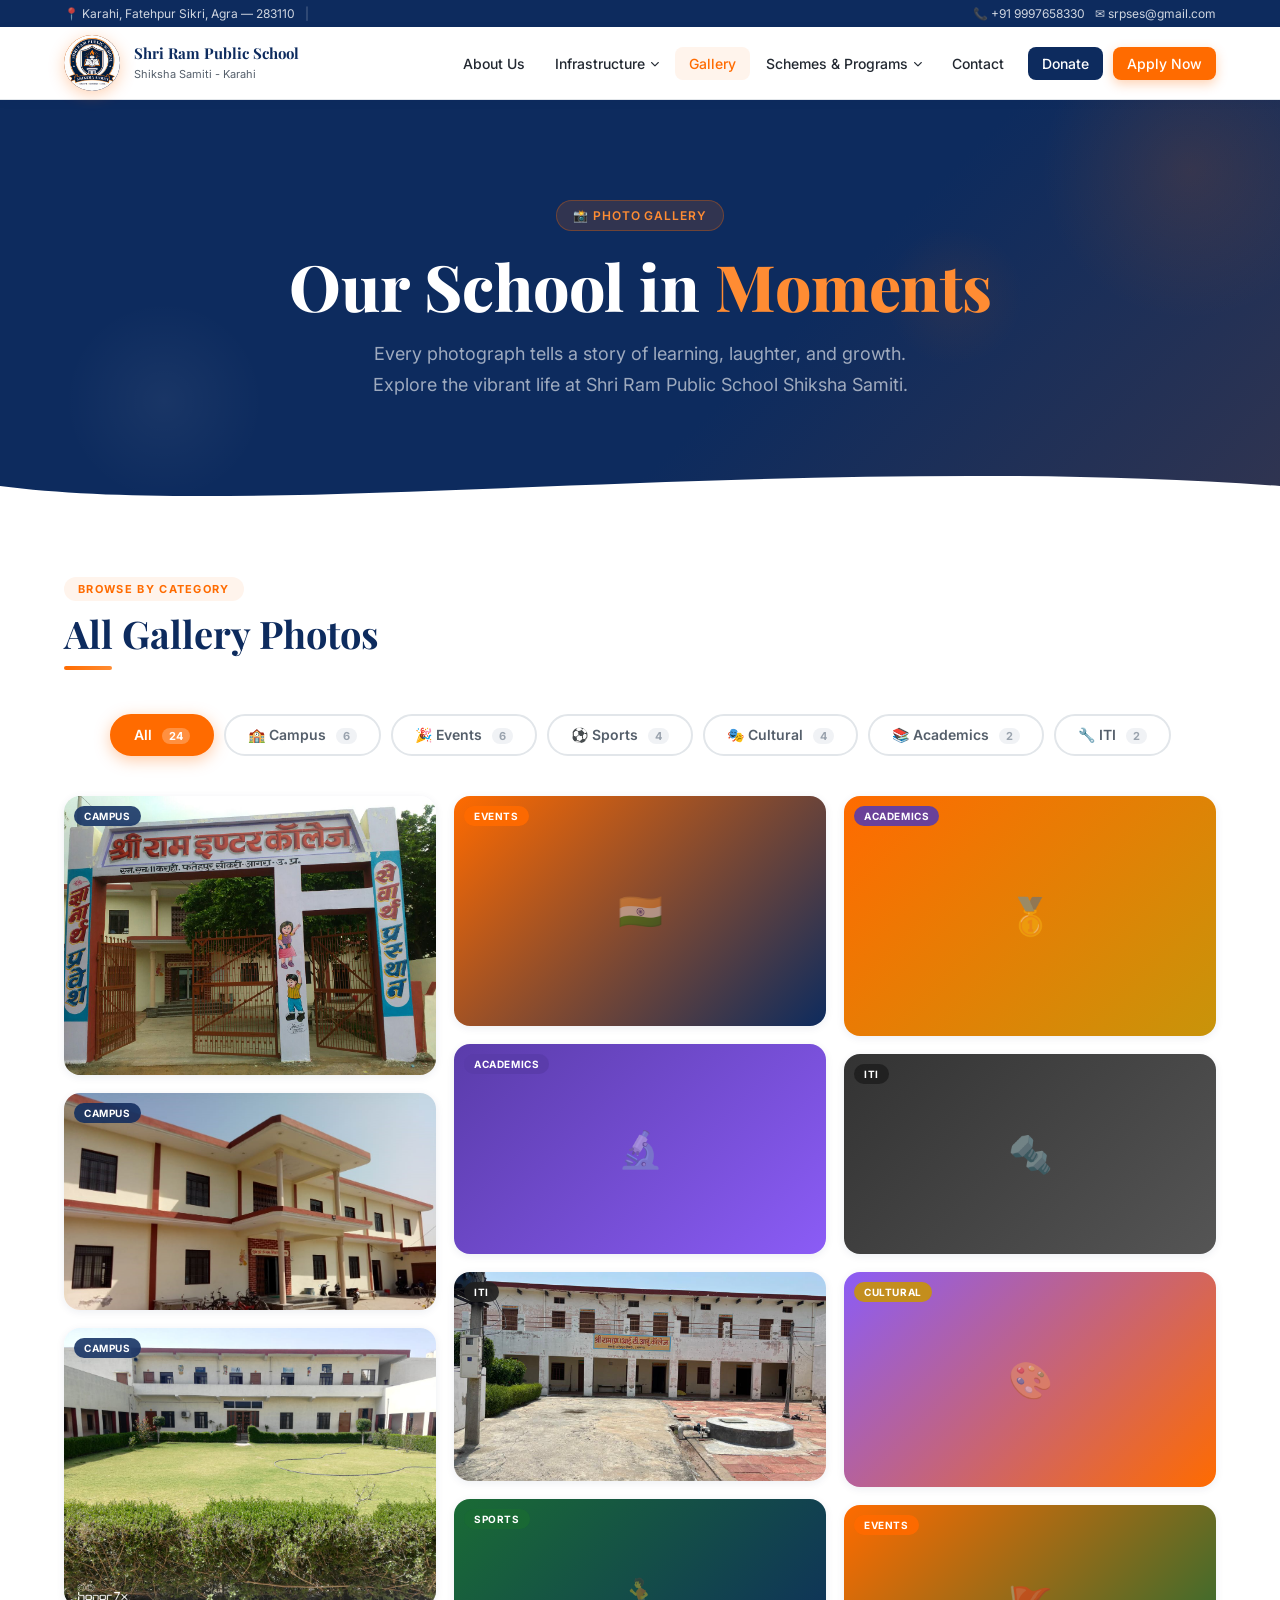
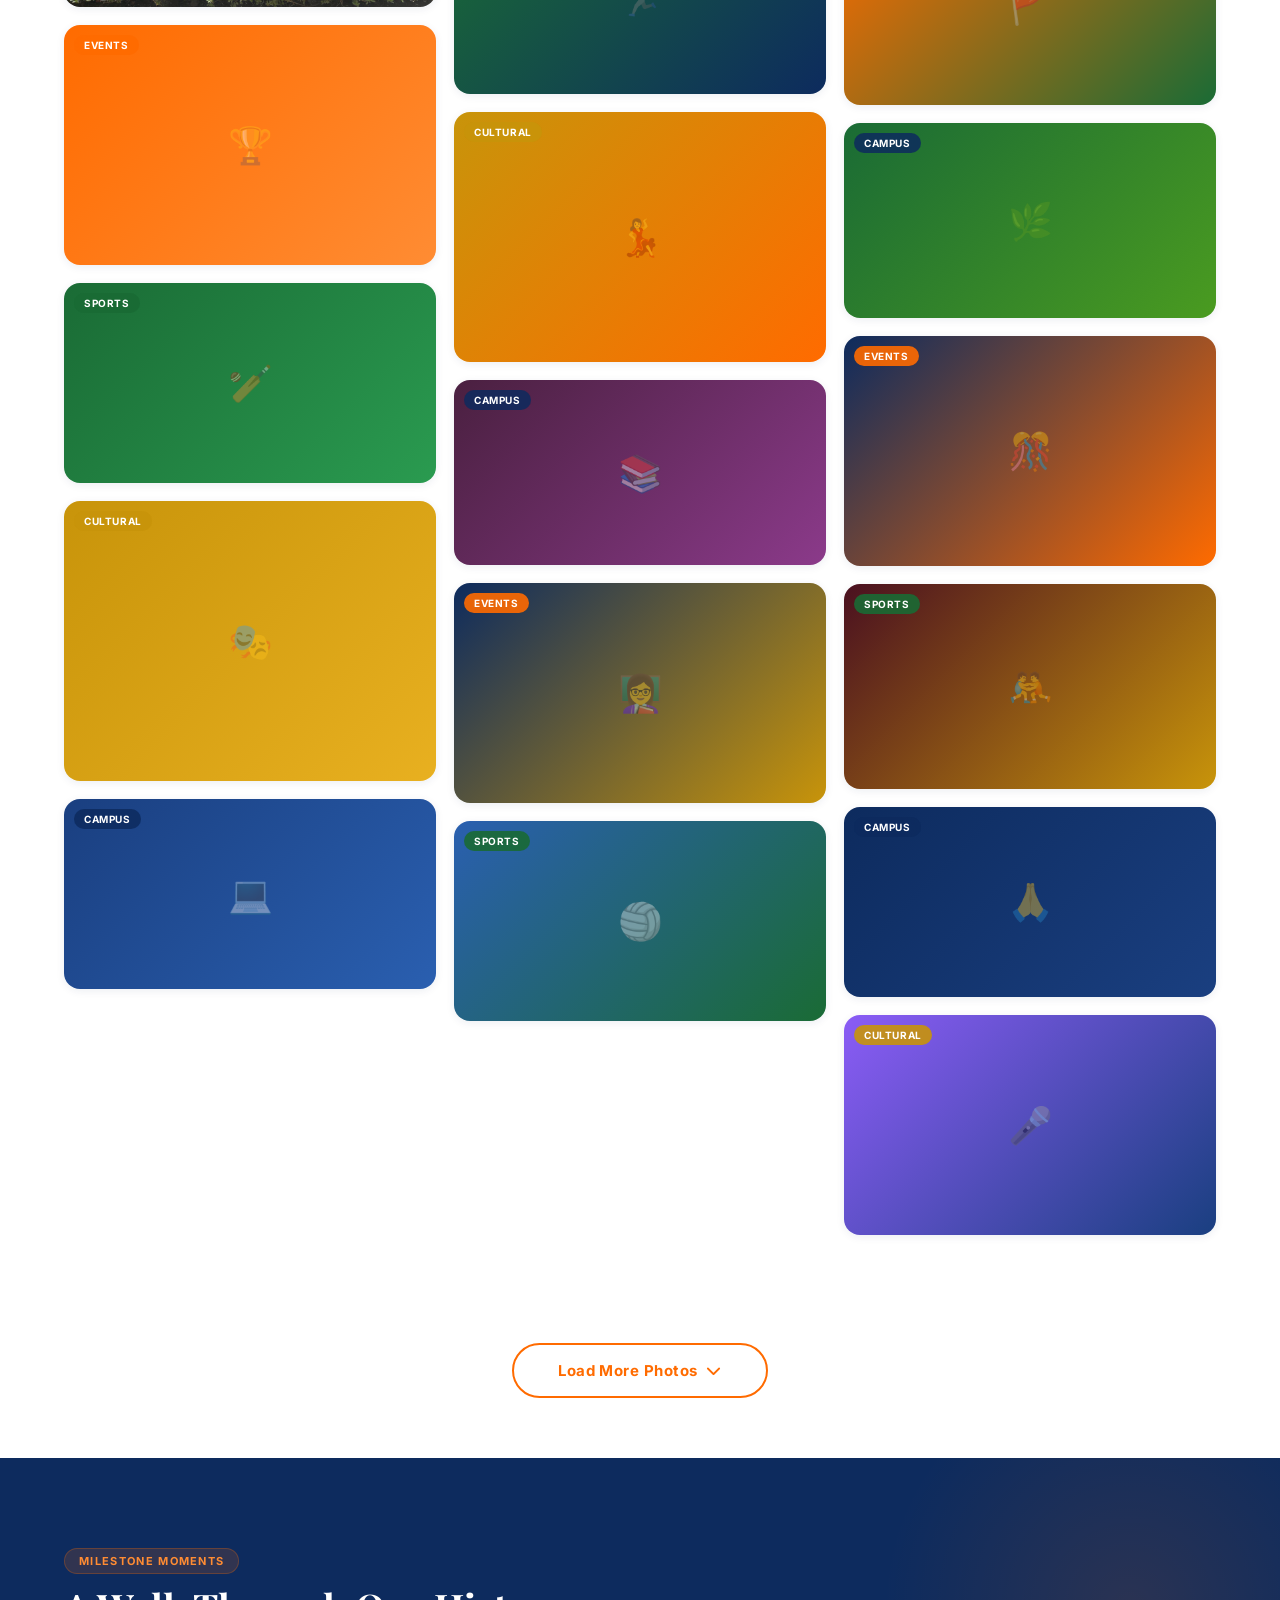
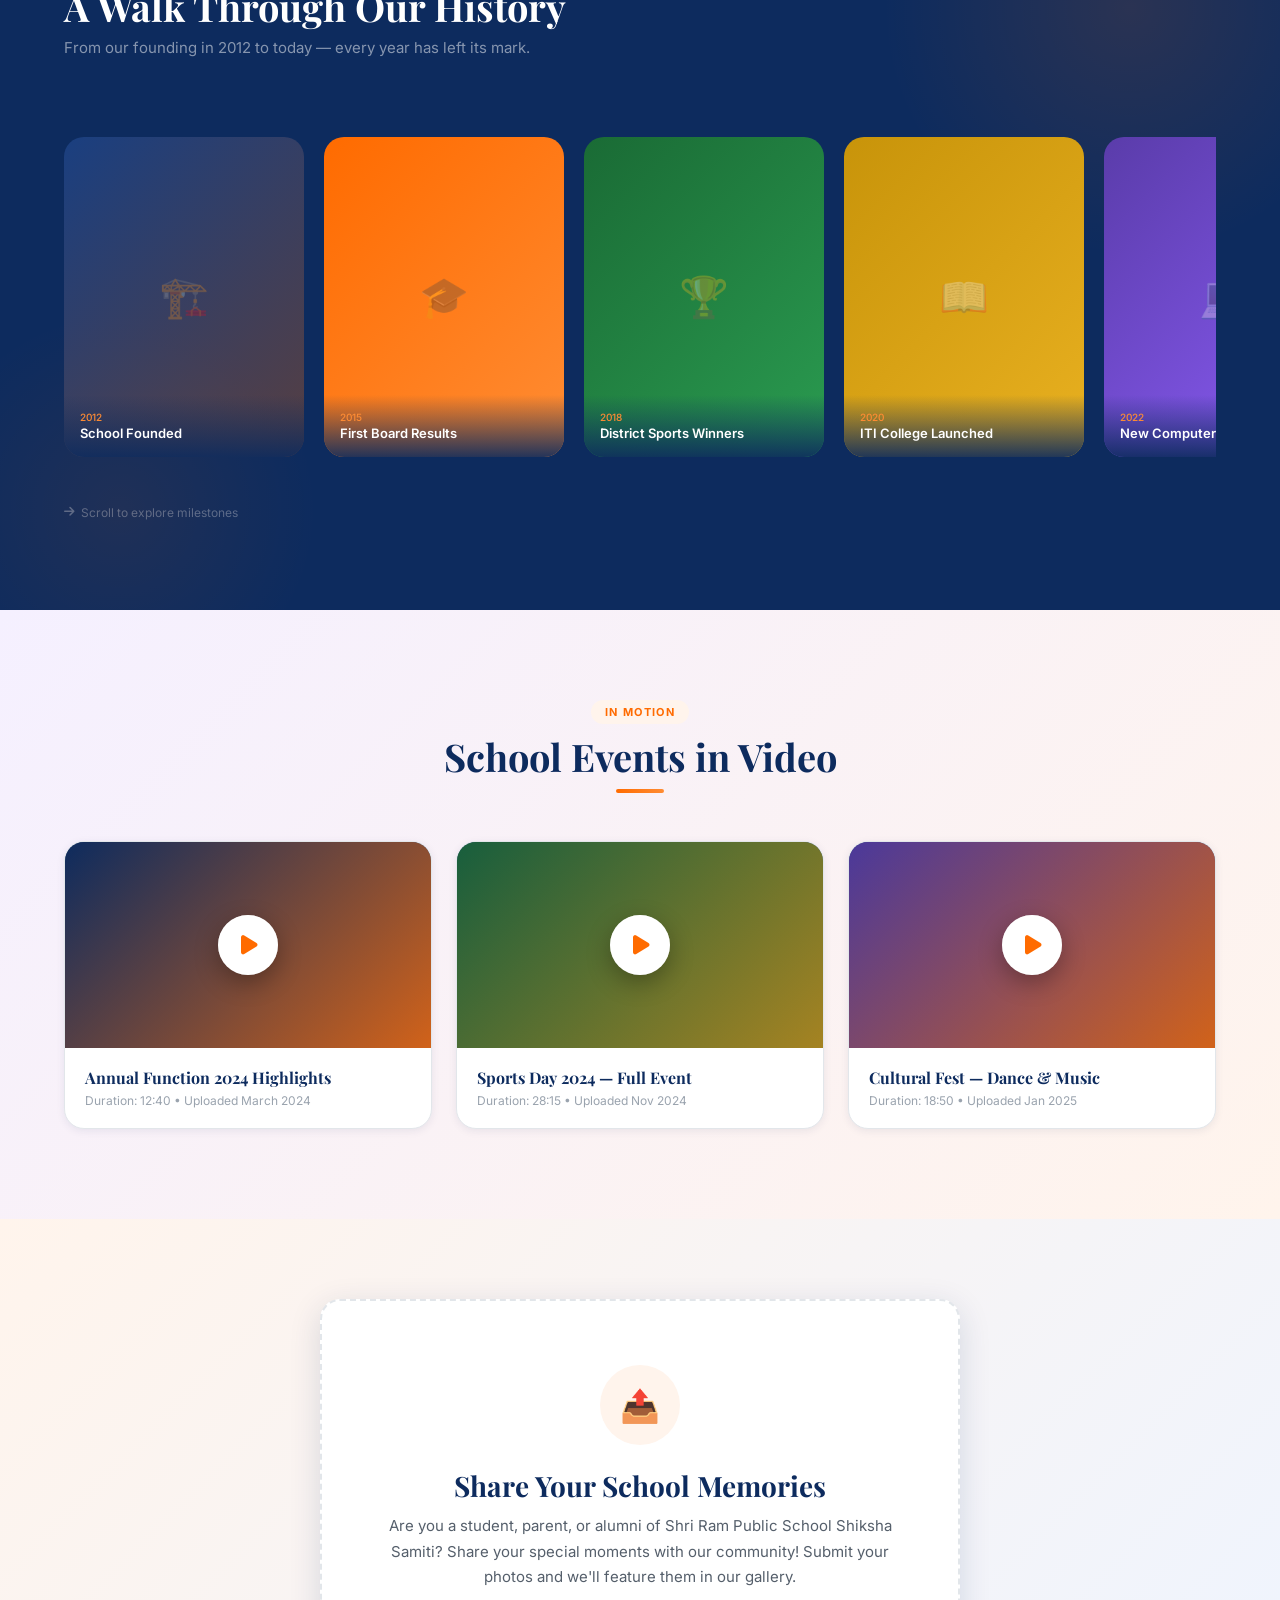
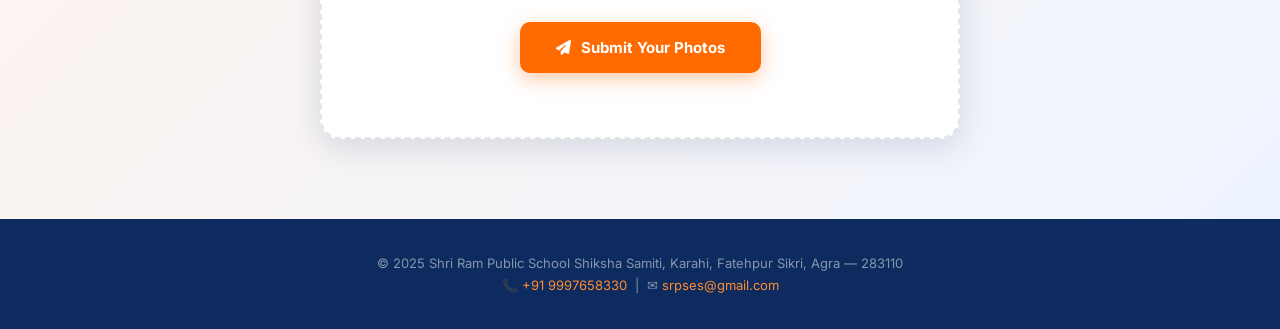
<file: gallery.html>
<!DOCTYPE html>
<html lang="en">
<head>
<meta charset="UTF-8">
<meta name="viewport" content="width=device-width, initial-scale=1.0, maximum-scale=1.0">
<title>Gallery — Shri Ram Public School Shiksha Samiti</title>
<meta name="description" content="Photo gallery of Shri Ram Public School Shiksha Samiti - Karahi, Fatehpur Sikri, Agra. Explore our campus, events, and student achievements.">
<link rel="preconnect" href="https://fonts.googleapis.com">
<link href="https://fonts.googleapis.com/css2?family=Playfair+Display:wght@600;700;800&family=Inter:wght@300;400;500;600&display=swap" rel="stylesheet">
<link rel="stylesheet" href="https://cdnjs.cloudflare.com/ajax/libs/font-awesome/6.5.0/css/all.min.css">
<style>
*,*::before,*::after{box-sizing:border-box;margin:0;padding:0;}
:root{
  --saffron:#FF6B00;--saffron-light:#FF8C33;--saffron-pale:#FFF4EC;
  --navy:#0D2B5E;--navy-light:#1A3F80;
  --green:#1A6B35;--gold:#C8940A;
  --white:#FFFFFF;--gray-50:#F8F9FA;--gray-100:#F0F2F5;
  --gray-200:#E2E6EA;--gray-400:#9AA3AE;--gray-600:#555F6B;--gray-800:#222831;
  --shadow-sm:0 2px 8px rgba(13,43,94,0.08);--shadow-md:0 8px 32px rgba(13,43,94,0.14);
  --shadow-hover:0 20px 60px rgba(13,43,94,0.2);
  --radius:12px;--radius-lg:20px;
  --text-xs:clamp(10px,2vw,12px);--text-sm:clamp(12px,2.5vw,14px);
}
html{scroll-behavior:smooth;}
body{font-family:'Inter',sans-serif;color:var(--gray-800);background:var(--white);overflow-x:hidden;}
h1,h2,h3,h4{font-family:'Playfair Display',serif;line-height:1.2;}
a{text-decoration:none;color:inherit;}
button{font-family:'Inter',sans-serif;cursor:pointer;}

/* ===== ANIMATIONS ===== */
@keyframes fadeUp{from{opacity:0;transform:translateY(30px);}to{opacity:1;transform:translateY(0);}}
@keyframes fadeIn{from{opacity:0;}to{opacity:1;}}
@keyframes scaleIn{from{opacity:0;transform:scale(0.92);}to{opacity:1;transform:scale(1);}}
@keyframes marquee{from{transform:translateX(0);}to{transform:translateX(-50%);}}
@keyframes ripple{0%{transform:scale(0);opacity:0.6;}100%{transform:scale(4);opacity:0;}}
@keyframes float{0%,100%{transform:translateY(0);}50%{transform:translateY(-10px);}}

.reveal{opacity:0;transform:translateY(24px);transition:opacity 0.6s ease,transform 0.6s ease;}
.reveal.visible{opacity:1;transform:translateY(0);}
.reveal-left{opacity:0;transform:translateX(-30px);transition:opacity 0.65s ease,transform 0.65s ease;}
.reveal-left.visible{opacity:1;transform:translateX(0);}
.reveal-right{opacity:0;transform:translateX(30px);transition:opacity 0.65s ease,transform 0.65s ease;}
.reveal-right.visible{opacity:1;transform:translateX(0);}

/* ===== TOP BAR ===== */
.topbar{background:var(--navy);color:rgba(255,255,255,0.8);font-size:var(--text-xs);padding:6px 0;}
.topbar-inner{max-width:1200px;margin:0 auto;padding:0 clamp(16px,4vw,24px);display:flex;justify-content:space-between;align-items:center;flex-wrap:wrap;gap:4px;}
.topbar a{color:rgba(255,255,255,0.8);transition:color 0.2s;}
.topbar a:hover{color:var(--saffron-light);}
.topbar-left,.topbar-right{display:flex;align-items:center;gap:10px;flex-wrap:wrap;}

/* ===== HEADER & NAV ===== */
.header{position:sticky;top:0;z-index:1000;background:var(--white);border-bottom:1px solid var(--gray-200);box-shadow:var(--shadow-sm);transition:box-shadow 0.3s ease;}
.header.scrolled{box-shadow:var(--shadow-md);}
.nav-inner{max-width:1200px;margin:0 auto;padding:0 clamp(16px,4vw,24px);display:flex;align-items:center;justify-content:space-between;height:clamp(60px,10vw,72px);}
.logo{display:flex;align-items:center;gap:clamp(10px,2vw,14px);min-width:0;}
.logo-emblem{width:clamp(44px,8vw,56px);height:clamp(44px,8vw,56px);border-radius:50%;flex-shrink:0;background:linear-gradient(135deg,var(--saffron),var(--navy));display:flex;align-items:center;justify-content:center;font-family:'Playfair Display',serif;font-size:clamp(16px,3vw,22px);font-weight:700;color:white;box-shadow:0 4px 16px rgba(255,107,0,0.3);overflow:hidden;}
.logo-emblem img{width:100%;height:100%;object-fit:cover;border-radius:50%;}
.logo-text h1{font-size:clamp(12px,2.5vw,15px);color:var(--navy);font-weight:700;white-space:nowrap;overflow:hidden;text-overflow:ellipsis;}
.logo-text span{font-size:clamp(10px,2vw,11px);color:var(--gray-600);font-family:'Inter',sans-serif;font-weight:400;}
.nav-links{display:flex;align-items:center;gap:2px;}

/* Plain nav links */
.nav-links > a{
  padding:clamp(6px,1.5vw,8px) clamp(8px,2vw,14px);
  border-radius:8px;font-size:var(--text-sm);font-weight:500;
  color:var(--gray-800);transition:all 0.2s ease;
}
.nav-links > a:hover{background:var(--saffron-pale);color:var(--saffron);}
.nav-links > a.active{color:var(--saffron);background:var(--saffron-pale);}

/* ---- DROPDOWN WRAPPER ---- */
.nav-dropdown{position:relative;display:flex;align-items:center;}
.nav-dropdown > .nav-drop-trigger{
  display:flex;align-items:center;gap:5px;
  padding:clamp(6px,1.5vw,8px) clamp(8px,2vw,14px);
  border-radius:8px;font-size:var(--text-sm);font-weight:500;
  color:var(--gray-800);transition:all 0.2s ease;cursor:pointer;
  border:none;background:none;font-family:'Inter',sans-serif;
  white-space:nowrap;
}
.nav-dropdown > .nav-drop-trigger:hover,
.nav-dropdown:hover > .nav-drop-trigger{background:var(--saffron-pale);color:var(--saffron);}
.nav-drop-trigger .drop-caret{font-size:9px;transition:transform 0.25s ease;}
.nav-dropdown:hover .drop-caret{transform:rotate(180deg);}

/* ---- DROPDOWN PANEL ---- */
.drop-panel{
  position:absolute;top:calc(100% + 10px);left:0;
  min-width:230px;background:var(--white);
  border-radius:14px;border:1px solid var(--gray-200);
  box-shadow:0 16px 48px rgba(13,43,94,0.16);
  padding:8px;
  opacity:0;visibility:hidden;pointer-events:none;
  transform:translateY(-8px);
  transition:opacity 0.2s ease,transform 0.2s ease,visibility 0.2s ease;
  z-index:200;
}
.nav-dropdown:hover .drop-panel,
.nav-dropdown:focus-within .drop-panel{
  opacity:1;visibility:visible;pointer-events:all;transform:translateY(0);
}
.drop-panel::before{
  content:'';position:absolute;top:-6px;left:20px;
  width:12px;height:12px;background:var(--white);
  border-left:1px solid var(--gray-200);border-top:1px solid var(--gray-200);
  transform:rotate(45deg);border-radius:2px 0 0 0;
}
.drop-panel-header{
  font-size:10px;font-weight:700;letter-spacing:0.1em;text-transform:uppercase;
  color:var(--gray-400);padding:6px 12px 4px;margin-bottom:2px;
}
.drop-item{
  display:flex;align-items:center;gap:10px;
  padding:10px 12px;border-radius:10px;
  font-size:13px;font-weight:500;color:var(--gray-800);
  transition:background 0.18s,color 0.18s;cursor:pointer;
}
.drop-item:hover{background:var(--saffron-pale);color:var(--saffron);}
.drop-item-icon{
  width:32px;height:32px;border-radius:8px;flex-shrink:0;
  display:flex;align-items:center;justify-content:center;font-size:15px;
  background:var(--gray-100);transition:background 0.18s;
}
.drop-item:hover .drop-item-icon{background:rgba(255,107,0,0.12);}
.drop-item-title{font-weight:600;line-height:1.2;}
.drop-item-sub{font-size:11px;color:var(--gray-400);margin-top:1px;font-weight:400;}
.drop-divider{height:1px;background:var(--gray-100);margin:6px 4px;}

/* CTA buttons */
.nav-cta{background:var(--saffron);color:white!important;padding:clamp(8px,1.5vw,10px) clamp(14px,2.5vw,20px);border-radius:8px;font-size:var(--text-sm);font-weight:600;transition:all 0.2s ease;margin-left:8px;box-shadow:0 4px 12px rgba(255,107,0,0.3);}
.nav-cta:hover{background:var(--saffron-light)!important;transform:translateY(-1px);}
.nav-donate{background:var(--navy);color:white!important;padding:clamp(8px,1.5vw,10px) clamp(14px,2.5vw,20px);border-radius:8px;font-size:var(--text-sm);font-weight:600;transition:all 0.2s ease;margin-left:8px;}
.nav-donate:hover{background:var(--navy-light)!important;transform:translateY(-1px);}
.hamburger{display:none;flex-direction:column;gap:5px;cursor:pointer;padding:8px;border:none;background:none;}
.hamburger span{display:block;width:24px;height:2px;background:var(--navy);transition:all 0.3s;border-radius:2px;}

/* ===== MOBILE MENU ===== */
.mobile-menu{display:none;position:fixed;top:0;left:0;right:0;bottom:0;z-index:2000;background:var(--white);overflow-y:auto;}
.mobile-menu.open{display:flex;flex-direction:column;animation:fadeIn 0.2s ease;}
.mobile-menu-header{display:flex;justify-content:space-between;align-items:center;padding:clamp(16px,4vw,24px);border-bottom:1px solid var(--gray-100);}
.mobile-close{font-size:28px;cursor:pointer;color:var(--gray-800);background:none;border:none;line-height:1;}
.mobile-nav-links{padding:clamp(12px,3vw,16px);display:flex;flex-direction:column;gap:4px;}
.mobile-nav-links > a,.mobile-nav-links > .mob-drop-wrap > .mob-drop-btn{
  display:flex;align-items:center;gap:12px;
  padding:clamp(14px,3.5vw,18px) clamp(16px,4vw,20px);
  font-size:clamp(15px,3.5vw,17px);font-weight:500;
  border-radius:12px;color:var(--gray-800);
  transition:background 0.2s,color 0.2s;
  width:100%;border:none;background:none;font-family:'Inter',sans-serif;cursor:pointer;text-align:left;
}
.mobile-nav-links > a:hover,
.mobile-nav-links > .mob-drop-wrap > .mob-drop-btn:hover{background:var(--saffron-pale);color:var(--saffron);}
.mob-drop-btn{justify-content:space-between;}
.mob-drop-btn .mob-caret{font-size:11px;transition:transform 0.25s;}
.mob-drop-btn.open .mob-caret{transform:rotate(180deg);}
.mob-drop-list{
  display:none;flex-direction:column;gap:2px;
  padding:6px 10px 10px 20px;
  border-left:2px solid var(--saffron-pale);
  margin:2px 16px 8px 16px;border-radius:0 0 8px 8px;
}
.mob-drop-list.open{display:flex;}
.mob-drop-list a{
  display:flex;align-items:center;gap:10px;
  padding:10px 12px;font-size:14px;font-weight:500;
  color:var(--gray-800);border-radius:8px;transition:background 0.18s,color 0.18s;
}
.mob-drop-list a:hover{background:var(--saffron-pale);color:var(--saffron);}
.mob-drop-list a span{font-size:16px;}
.mobile-nav-links a.cta-mobile{background:var(--saffron);color:white;margin-top:12px;text-align:center;justify-content:center;}
.mobile-nav-links a.donate-mobile{background:var(--navy);color:white;text-align:center;justify-content:center;}

/* ===== HERO ===== */
.page-hero{background:var(--navy);position:relative;overflow:hidden;padding:clamp(60px,10vw,100px) 0 clamp(80px,12vw,120px);}
.page-hero-bg{position:absolute;inset:0;background:url('https://images.unsplash.com/photo-1580582932707-520aed937b7b?w=1400&q=80') center/cover;opacity:0.08;}
.page-hero-decor{position:absolute;inset:0;background:linear-gradient(135deg,rgba(13,43,94,0.97) 0%,rgba(13,43,94,0.85) 60%,rgba(255,107,0,0.15) 100%);}
.shape{position:absolute;border-radius:50%;pointer-events:none;}
.shape-1{width:300px;height:300px;background:radial-gradient(circle,rgba(255,107,0,0.12),transparent 70%);top:-80px;right:-60px;animation:float 6s ease-in-out infinite;}
.shape-2{width:200px;height:200px;background:radial-gradient(circle,rgba(255,255,255,0.05),transparent 70%);bottom:20px;left:5%;animation:float 8s ease-in-out infinite 2s;}
.shape-3{width:140px;height:140px;background:radial-gradient(circle,rgba(255,107,0,0.08),transparent 70%);top:30%;right:20%;animation:float 7s ease-in-out infinite 1s;}
.page-hero-inner{position:relative;z-index:2;max-width:1200px;margin:0 auto;padding:0 clamp(16px,4vw,24px);text-align:center;}
.page-hero-badge{display:inline-flex;align-items:center;gap:8px;background:rgba(255,107,0,0.15);border:1px solid rgba(255,107,0,0.3);color:var(--saffron-light);padding:7px 16px;border-radius:50px;font-size:12px;font-weight:600;letter-spacing:0.08em;text-transform:uppercase;margin-bottom:clamp(14px,2.5vw,20px);animation:fadeUp 0.5s ease both;}
.page-hero-title{font-size:clamp(32px,7vw,64px);color:white;font-weight:800;line-height:1.1;animation:fadeUp 0.6s ease 0.1s both;}
.page-hero-title span{color:var(--saffron-light);}
.page-hero-sub{font-size:clamp(14px,2.5vw,18px);color:rgba(255,255,255,0.6);margin:clamp(14px,2vw,18px) auto 0;max-width:540px;line-height:1.7;animation:fadeUp 0.6s ease 0.2s both;}
.hero-wave{position:absolute;bottom:0;left:0;right:0;line-height:0;}
.hero-wave svg{display:block;width:100%;height:clamp(40px,7vw,70px);}

/* ===== FILTER BAR ===== */
.filter-section{padding:clamp(32px,5vw,56px) 0 clamp(16px,3vw,24px);}
.container{max-width:1200px;margin:0 auto;padding:0 clamp(16px,4vw,24px);}
.filter-bar{display:flex;gap:10px;flex-wrap:wrap;justify-content:center;margin-bottom:clamp(24px,4vw,40px);}
.filter-btn{padding:clamp(8px,1.5vw,10px) clamp(16px,3vw,22px);border-radius:50px;font-size:clamp(12px,2vw,14px);font-weight:600;border:2px solid var(--gray-200);background:white;color:var(--gray-600);transition:all 0.25s ease;position:relative;overflow:hidden;}
.filter-btn:hover{border-color:var(--saffron);color:var(--saffron);}
.filter-btn.active{background:var(--saffron);border-color:var(--saffron);color:white;box-shadow:0 4px 16px rgba(255,107,0,0.35);}
.filter-btn .count{display:inline-block;background:rgba(255,255,255,0.25);color:inherit;font-size:11px;font-weight:700;padding:1px 7px;border-radius:50px;margin-left:6px;}
.filter-btn:not(.active) .count{background:var(--gray-100);color:var(--gray-400);}

/* ===== SECTION HEADER ===== */
.section-header{margin-bottom:clamp(28px,4vw,44px);}
.section-label{display:inline-block;font-size:11px;font-weight:700;letter-spacing:0.12em;text-transform:uppercase;color:var(--saffron);background:var(--saffron-pale);padding:5px 14px;border-radius:50px;margin-bottom:10px;}
.section-title{font-size:clamp(24px,4.5vw,38px);color:var(--navy);margin-bottom:10px;}
.title-line{width:48px;height:4px;background:linear-gradient(90deg,var(--saffron),var(--saffron-light));border-radius:2px;margin:10px 0 0;}

/* ===== GALLERY GRID ===== */
.gallery-grid{columns:4 280px;column-gap:clamp(10px,2vw,18px);margin-bottom:clamp(40px,6vw,72px);}
.gallery-item{break-inside:avoid;margin-bottom:clamp(10px,2vw,18px);position:relative;overflow:hidden;border-radius:clamp(10px,2vw,16px);cursor:pointer;display:block;box-shadow:var(--shadow-sm);transition:transform 0.35s cubic-bezier(0.34,1.56,0.64,1),box-shadow 0.35s ease;opacity:0;transform:translateY(20px) scale(0.97);animation:scaleIn 0.5s ease forwards;}
.gallery-item.hidden{display:none;}
.gallery-item:hover{transform:translateY(-6px) scale(1.02);box-shadow:var(--shadow-hover);}
.gallery-img{width:100%;height:auto;display:block;transition:transform 0.5s ease;}
.gallery-item:hover .gallery-img{transform:scale(1.06);}
.gallery-placeholder{width:100%;background:linear-gradient(135deg,var(--navy),var(--navy-light));display:flex;align-items:center;justify-content:center;flex-direction:column;gap:8px;color:rgba(255,255,255,0.4);font-size:36px;transition:transform 0.5s ease;}
.gallery-item:hover .gallery-placeholder{transform:scale(1.06);}
.gallery-overlay{position:absolute;inset:0;background:linear-gradient(to top,rgba(13,43,94,0.92) 0%,rgba(13,43,94,0.3) 50%,transparent 100%);opacity:0;transition:opacity 0.35s ease;display:flex;align-items:flex-end;padding:clamp(12px,2.5vw,20px);}
.gallery-item:hover .gallery-overlay{opacity:1;}
.overlay-content{transform:translateY(10px);transition:transform 0.35s ease;width:100%;}
.gallery-item:hover .overlay-content{transform:translateY(0);}
.overlay-tag{font-size:10px;font-weight:700;letter-spacing:0.1em;text-transform:uppercase;color:var(--saffron-light);margin-bottom:4px;}
.overlay-title{font-size:clamp(12px,2.2vw,15px);color:white;font-weight:600;line-height:1.3;margin-bottom:8px;}
.overlay-icons{display:flex;align-items:center;gap:10px;}
.overlay-icon-btn{width:32px;height:32px;border-radius:50%;background:rgba(255,255,255,0.15);backdrop-filter:blur(4px);display:flex;align-items:center;justify-content:center;color:white;font-size:13px;border:1px solid rgba(255,255,255,0.2);transition:background 0.2s,transform 0.2s;}
.overlay-icon-btn:hover{background:var(--saffron);transform:scale(1.1);}
.cat-badge{position:absolute;top:10px;left:10px;font-size:10px;font-weight:700;text-transform:uppercase;letter-spacing:0.06em;padding:4px 10px;border-radius:50px;z-index:2;backdrop-filter:blur(8px);}
.cat-campus{background:rgba(13,43,94,0.85);color:white;}
.cat-events{background:rgba(255,107,0,0.9);color:white;}
.cat-sports{background:rgba(26,107,53,0.9);color:white;}
.cat-culture{background:rgba(200,148,10,0.9);color:white;}
.cat-academics{background:rgba(90,60,170,0.9);color:white;}
.cat-iti{background:rgba(30,30,30,0.85);color:white;}

/* ===== LIGHTBOX ===== */
.lightbox{position:fixed;inset:0;z-index:9999;background:rgba(5,10,25,0.95);display:flex;align-items:center;justify-content:center;opacity:0;pointer-events:none;transition:opacity 0.3s ease;backdrop-filter:blur(10px);}
.lightbox.open{opacity:1;pointer-events:all;}
.lb-inner{position:relative;max-width:min(92vw,960px);width:100%;animation:scaleIn 0.35s cubic-bezier(0.34,1.56,0.64,1);}
.lb-img-wrap{border-radius:clamp(10px,2vw,18px);overflow:hidden;box-shadow:0 30px 80px rgba(0,0,0,0.5);position:relative;}
.lb-placeholder{height:min(65vw,520px);background:linear-gradient(135deg,var(--navy),var(--navy-light));display:flex;align-items:center;justify-content:center;font-size:clamp(48px,10vw,80px);color:rgba(255,255,255,0.3);}
.lb-info{padding:clamp(14px,2.5vw,20px) clamp(16px,3vw,24px);background:rgba(255,255,255,0.04);border:1px solid rgba(255,255,255,0.08);border-radius:0 0 clamp(10px,2vw,18px) clamp(10px,2vw,18px);margin-top:-2px;}
.lb-info h3{font-size:clamp(15px,2.5vw,20px);color:white;margin-bottom:4px;}
.lb-info p{font-size:clamp(12px,2vw,14px);color:rgba(255,255,255,0.5);}
.lb-close{position:fixed;top:clamp(14px,3vw,24px);right:clamp(14px,3vw,24px);width:clamp(38px,6vw,48px);height:clamp(38px,6vw,48px);border-radius:50%;background:rgba(255,255,255,0.1);border:1px solid rgba(255,255,255,0.2);color:white;font-size:clamp(16px,3vw,20px);display:flex;align-items:center;justify-content:center;cursor:pointer;transition:background 0.2s,transform 0.2s;z-index:10000;}
.lb-close:hover{background:var(--saffron);transform:scale(1.1) rotate(90deg);}
.lb-nav{position:absolute;top:50%;transform:translateY(-50%);width:clamp(38px,6vw,52px);height:clamp(38px,6vw,52px);border-radius:50%;background:rgba(255,255,255,0.12);border:1px solid rgba(255,255,255,0.2);color:white;font-size:clamp(14px,2.5vw,18px);display:flex;align-items:center;justify-content:center;cursor:pointer;transition:all 0.2s;z-index:10;}
.lb-nav:hover{background:var(--saffron);transform:translateY(-50%) scale(1.1);}
.lb-prev{left:clamp(-20px,-4vw,-28px);}
.lb-next{right:clamp(-20px,-4vw,-28px);}
.lb-counter{text-align:center;color:rgba(255,255,255,0.4);font-size:13px;margin-top:10px;}

/* ===== VIDEO SECTION ===== */
.video-section{background:linear-gradient(135deg,#F5F0FF,#FFF4EC);padding:clamp(56px,8vw,90px) 0;}
.video-grid{display:grid;grid-template-columns:repeat(auto-fit,minmax(min(100%,280px),1fr));gap:clamp(16px,3vw,24px);}
.video-card{border-radius:var(--radius-lg);overflow:hidden;background:white;box-shadow:var(--shadow-sm);transition:all 0.3s;cursor:pointer;border:1px solid var(--gray-200);}
.video-card:hover{transform:translateY(-6px);box-shadow:var(--shadow-hover);}
.video-thumb{position:relative;aspect-ratio:16/9;background:linear-gradient(135deg,var(--navy),var(--navy-light));display:flex;align-items:center;justify-content:center;overflow:hidden;}
.play-btn{position:absolute;width:clamp(44px,8vw,60px);height:clamp(44px,8vw,60px);border-radius:50%;background:white;display:flex;align-items:center;justify-content:center;z-index:2;transition:transform 0.3s,box-shadow 0.3s;box-shadow:0 8px 24px rgba(0,0,0,0.3);}
.play-btn i{color:var(--saffron);font-size:clamp(16px,3vw,22px);margin-left:3px;}
.video-card:hover .play-btn{transform:scale(1.12);box-shadow:0 12px 32px rgba(0,0,0,0.4);}
.ripple-ring{position:absolute;width:clamp(44px,8vw,60px);height:clamp(44px,8vw,60px);border-radius:50%;border:2px solid rgba(255,255,255,0.5);animation:ripple 2s ease-out infinite;}
.video-body{padding:clamp(14px,2.5vw,20px);}
.video-body h4{font-size:clamp(14px,2.2vw,16px);color:var(--navy);margin-bottom:6px;}
.video-body p{font-size:clamp(12px,2vw,13px);color:var(--gray-600);}

/* ===== MARQUEE ===== */
.marquee-strip{background:var(--saffron);color:white;padding:clamp(8px,2vw,10px) 0;overflow:hidden;font-size:14px;font-weight:500;}
.marquee-inner{display:flex;white-space:nowrap;animation:marquee 25s linear infinite;}
.marquee-item{padding:0 clamp(24px,5vw,40px);flex-shrink:0;}

/* ===== MEMORY BOARD ===== */
.memory-section{background:var(--navy);padding:clamp(56px,8vw,90px) 0;overflow:hidden;position:relative;}
.memory-glow{position:absolute;width:500px;height:500px;border-radius:50%;background:radial-gradient(circle,rgba(255,107,0,0.12),transparent 70%);top:-100px;right:-100px;pointer-events:none;}
.memory-glow-2{position:absolute;width:400px;height:400px;border-radius:50%;background:radial-gradient(circle,rgba(255,107,0,0.08),transparent 70%);bottom:-100px;left:-80px;pointer-events:none;}
.memory-title{font-size:clamp(24px,4.5vw,38px);color:white;margin-bottom:8px;}
.memory-sub{color:rgba(255,255,255,0.5);font-size:clamp(13px,2vw,15px);max-width:480px;}
.memory-strip{display:flex;gap:clamp(12px,2.5vw,20px);overflow-x:auto;padding:clamp(24px,4vw,36px) 0;scrollbar-width:none;-ms-overflow-style:none;}
.memory-strip::-webkit-scrollbar{display:none;}
.memory-card{flex-shrink:0;width:clamp(180px,28vw,240px);border-radius:var(--radius-lg);overflow:hidden;position:relative;aspect-ratio:3/4;cursor:pointer;transition:transform 0.35s ease,box-shadow 0.35s ease;}
.memory-card:hover{transform:translateY(-8px) rotate(-1deg);box-shadow:0 20px 50px rgba(0,0,0,0.4);}
.memory-card-bg-placeholder{width:100%;height:100%;background:linear-gradient(135deg,var(--navy-light),rgba(255,107,0,0.3));display:flex;align-items:center;justify-content:center;font-size:40px;color:rgba(255,255,255,0.3);transition:transform 0.5s ease;}
.memory-card:hover .memory-card-bg-placeholder{transform:scale(1.08);}
.memory-label{position:absolute;bottom:0;left:0;right:0;padding:clamp(12px,2vw,16px);background:linear-gradient(to top,rgba(13,43,94,0.9),transparent);color:white;font-size:clamp(11px,2vw,13px);font-weight:600;}
.memory-label span{display:block;font-size:10px;color:var(--saffron-light);font-weight:500;margin-bottom:2px;}
.memory-scroll-hint{color:rgba(255,255,255,0.3);font-size:12px;margin-top:12px;display:flex;align-items:center;gap:6px;}

/* ===== LOAD MORE ===== */
.load-more-wrap{text-align:center;padding:clamp(20px,4vw,36px) 0;}
.load-more-btn{padding:clamp(12px,2.5vw,16px) clamp(28px,5vw,44px);border-radius:50px;background:transparent;border:2px solid var(--saffron);color:var(--saffron);font-size:clamp(13px,2.2vw,15px);font-weight:700;transition:all 0.3s;position:relative;overflow:hidden;letter-spacing:0.03em;}
.load-more-btn::before{content:'';position:absolute;inset:0;background:var(--saffron);transform:translateY(100%);transition:transform 0.3s;}
.load-more-btn:hover{color:white;}
.load-more-btn:hover::before{transform:translateY(0);}
.load-more-btn span{position:relative;z-index:1;}

/* ===== UPLOAD CTA ===== */
.upload-cta{background:linear-gradient(135deg,var(--saffron-pale),#EEF4FF);padding:clamp(48px,7vw,80px) 0;}
.upload-box{background:white;border-radius:var(--radius-lg);padding:clamp(36px,6vw,64px);text-align:center;box-shadow:var(--shadow-md);border:2px dashed var(--gray-200);max-width:640px;margin:0 auto;transition:border-color 0.3s;}
.upload-box:hover{border-color:var(--saffron);}
.upload-icon{width:80px;height:80px;border-radius:50%;background:var(--saffron-pale);display:flex;align-items:center;justify-content:center;font-size:32px;margin:0 auto clamp(16px,3vw,24px);}
.upload-box h3{font-size:clamp(20px,3.5vw,28px);color:var(--navy);margin-bottom:10px;}
.upload-box p{font-size:clamp(13px,2vw,15px);color:var(--gray-600);margin-bottom:clamp(20px,4vw,32px);line-height:1.7;}
.upload-btn{display:inline-flex;align-items:center;gap:10px;background:var(--saffron);color:white;padding:clamp(12px,2.5vw,16px) clamp(24px,4vw,36px);border-radius:10px;font-size:clamp(13px,2vw,15px);font-weight:700;transition:all 0.25s;box-shadow:0 6px 20px rgba(255,107,0,0.35);}
.upload-btn:hover{background:var(--saffron-light);transform:translateY(-2px);}

/* ===== FOOTER ===== */
.footer-simple{background:var(--navy);color:rgba(255,255,255,0.5);text-align:center;padding:clamp(24px,4vw,36px);font-size:13px;}
.footer-simple a{color:var(--saffron-light);}

/* ===== RESPONSIVE ===== */
@media(max-width:768px){
  .nav-links,.nav-cta,.nav-donate{display:none!important;}
  .hamburger{display:flex!important;}
  .topbar-right{display:none;}
  .lb-prev{left:-16px;}
  .lb-next{right:-16px;}
}
@media(max-width:480px){
  .gallery-grid{columns:2 140px;}
  .memory-card{width:clamp(150px,42vw,200px);}
}
@media(prefers-reduced-motion:reduce){
  .gallery-item,.reveal,.reveal-left,.reveal-right{animation:none!important;transition:none!important;opacity:1!important;transform:none!important;}
  .shape-1,.shape-2,.shape-3{animation:none!important;}
}
</style>
</head>
<body>

<!-- TOP BAR -->
<div class="topbar">
  <div class="topbar-inner">
    <div class="topbar-left">
      <span>📍 Karahi, Fatehpur Sikri, Agra — 283110</span>
      <span style="color:rgba(255,255,255,0.3)">|</span>
    </div>
    <div class="topbar-right">
      <a href="tel:9997658330">📞 +91 9997658330</a>
      <a href="mailto:srpses@gmail.com">✉ srpses@gmail.com</a>
    </div>
  </div>
</div>

<!-- HEADER -->
<header class="header" id="header">
  <div class="nav-inner">
    <a href="index.html" class="logo" aria-label="Go to Home">
      <div class="logo-emblem">
        <img src="images/logo.png" alt="Shri Ram Public School Logo" onerror="this.parentElement.textContent='SR'">
      </div>
      <div class="logo-text">
        <h1>Shri Ram Public School</h1>
        <span>Shiksha Samiti - Karahi</span>
      </div>
    </a>

    <nav class="nav-links">
     
      <a href="about.html">About Us</a>

      <!-- Infrastructure dropdown -->
      <div class="nav-dropdown">
        <button class="nav-drop-trigger" aria-haspopup="true" aria-expanded="false">
          Infrastructure <i class="fas fa-chevron-down drop-caret"></i>
        </button>
        <div class="drop-panel">
          <div class="drop-panel-header">Our Facilities</div>
          <a class="drop-item" href="infrastructure.html#computer-lab">
            <div class="drop-item-icon">💻</div>
            <div class="drop-item-text">
              <div class="drop-item-title">Computer Lab</div>
              <div class="drop-item-sub">30+ modern systems</div>
            </div>
          </a>
          <a class="drop-item" href="infrastructure.html#science-lab">
            <div class="drop-item-icon">🔬</div>
            <div class="drop-item-text">
              <div class="drop-item-title">Science Lab</div>
              <div class="drop-item-sub">Physics, Chemistry &amp; Biology</div>
            </div>
          </a>
          <a class="drop-item" href="infrastructure.html#dance-music">
            <div class="drop-item-icon">🎭</div>
            <div class="drop-item-text">
              <div class="drop-item-title">Dance &amp; Music Hall</div>
              <div class="drop-item-sub">Cultural activities centre</div>
            </div>
          </a>
          <a class="drop-item" href="infrastructure.html#playground">
            <div class="drop-item-icon">⚽</div>
            <div class="drop-item-text">
              <div class="drop-item-title">Playground</div>
              <div class="drop-item-sub">Cricket, Football &amp; Athletics</div>
            </div>
          </a>
        </div>
      </div>

      <a href="gallery.html" class="active">Gallery</a>

      <!-- Schemes / Programs dropdown -->
      <div class="nav-dropdown">
        <button class="nav-drop-trigger" aria-haspopup="true" aria-expanded="false">
          Schemes &amp; Programs <i class="fas fa-chevron-down drop-caret"></i>
        </button>
        <div class="drop-panel">
          <div class="drop-panel-header">Government Programs</div>
          <a class="drop-item" href="schemes.html#nsdc">
            <div class="drop-item-icon">🏛</div>
            <div class="drop-item-text">
              <div class="drop-item-title">NSDC Programme</div>
              <div class="drop-item-sub">National Skill Development Corp.</div>
            </div>
          </a>
          <a class="drop-item" href="schemes.html#upsdm">
            <div class="drop-item-icon">🌐</div>
            <div class="drop-item-text">
              <div class="drop-item-title">UPSDM Programme</div>
              <div class="drop-item-sub">UP Skill Dev. Mission</div>
            </div>
          </a>
          <div class="drop-divider"></div>
          <div class="drop-panel-header">Vocational Certification</div>
          <a class="drop-item" href="schemes.html#ncvt">
            <div class="drop-item-icon">📜</div>
            <div class="drop-item-text">
              <div class="drop-item-title">NCVT</div>
              <div class="drop-item-sub">National Council for Voc. Training</div>
            </div>
          </a>
        </div>
      </div>

      <a href="contact.html">Contact</a>
      <a href="donate.html" class="nav-donate">Donate</a>
      <a href="apply-now.html" class="nav-cta">Apply Now</a>
    </nav>

    <button class="hamburger" id="hamburger" onclick="openMenu()" aria-label="Open menu">
      <span></span><span></span><span></span>
    </button>
  </div>
</header>

<!-- MOBILE MENU -->
<div class="mobile-menu" id="mobileMenu" role="dialog" aria-modal="true">
  <div class="mobile-menu-header">
    <a href="index.html" class="logo" onclick="closeMenu()" aria-label="Go to Home">
      <div class="logo-emblem" style="width:44px;height:44px;font-size:16px;flex-shrink:0;">SR</div>
      <div class="logo-text"><h1>Shri Ram Public School</h1><span>Shiksha Samiti</span></div>
    </a>
    <button class="mobile-close" onclick="closeMenu()">✕</button>
  </div>
  <div class="mobile-nav-links">
   
    <a href="about.html" onclick="closeMenu()">ℹ️ About Us</a>

    <!-- Infrastructure mobile dropdown -->
    <div class="mob-drop-wrap">
      <button class="mob-drop-btn" onclick="toggleMobDrop(this)">
        <span>🏗️ Infrastructure</span>
        <i class="fas fa-chevron-down mob-caret"></i>
      </button>
      <div class="mob-drop-list">
        <a href="infrastructure.html#computer-lab" onclick="closeMenu()"><span>💻</span> Computer Lab</a>
        <a href="infrastructure.html#science-lab" onclick="closeMenu()"><span>🔬</span> Science Lab</a>
        <a href="infrastructure.html#dance-music" onclick="closeMenu()"><span>🎭</span> Dance &amp; Music Hall</a>
        <a href="infrastructure.html#playground" onclick="closeMenu()"><span>⚽</span> Playground</a>
      </div>
    </div>

    <a href="gallery.html" onclick="closeMenu()">🖼️ Gallery</a>

    <!-- Schemes mobile dropdown -->
    <div class="mob-drop-wrap">
      <button class="mob-drop-btn" onclick="toggleMobDrop(this)">
        <span>📋 Schemes &amp; Programs</span>
        <i class="fas fa-chevron-down mob-caret"></i>
      </button>
      <div class="mob-drop-list">
        <a href="schemes.html#nsdc" onclick="closeMenu()"><span>🏛</span> NSDC Programme</a>
        <a href="schemes.html#upsdm" onclick="closeMenu()"><span>🌐</span> UPSDM Programme</a>
        <a href="schemes.html#ncvt" onclick="closeMenu()"><span>📜</span> NCVT</a>
      </div>
    </div>

    <a href="contact.html" onclick="closeMenu()">📞 Contact</a>
    <a href="donate.html" onclick="closeMenu()" class="donate-mobile">🤝 Donate</a>
    <a href="apply-now.html" onclick="closeMenu()" class="cta-mobile">✅ Apply Now</a>
  </div>
  <div style="padding:20px 16px;margin-top:auto;border-top:1px solid var(--gray-100);">
    <p style="font-size:13px;color:var(--gray-400);text-align:center;">📞 <a href="tel:9997658330" style="color:var(--saffron);font-weight:600;">+91 9997658330</a></p>
  </div>
</div>

<!-- PAGE HERO -->
<section class="page-hero">
  <div class="page-hero-bg"></div>
  <div class="page-hero-decor"></div>
  <div class="shape shape-1"></div>
  <div class="shape shape-2"></div>
  <div class="shape shape-3"></div>
  <div class="page-hero-inner">
    <div class="page-hero-badge">📸 Photo Gallery</div>
    <h1 class="page-hero-title">Our School in <span>Moments</span></h1>
    <p class="page-hero-sub">Every photograph tells a story of learning, laughter, and growth. Explore the vibrant life at Shri Ram Public School Shiksha Samiti.</p>
  </div>
  <div class="hero-wave">
    <svg viewBox="0 0 1440 70" preserveAspectRatio="none" xmlns="http://www.w3.org/2000/svg">
      <path d="M0,35 C300,70 900,0 1440,35 L1440,70 L0,70 Z" fill="#ffffff"/>
    </svg>
  </div>
</section>

<!-- MAIN GALLERY SECTION -->
<section class="filter-section">
  <div class="container">
    <div class="section-header reveal">
      <span class="section-label">Browse by Category</span>
      <h2 class="section-title">All Gallery Photos</h2>
      <div class="title-line"></div>
    </div>

    <div class="filter-bar reveal" id="filterBar">
      <button class="filter-btn active" data-filter="all">All <span class="count" id="cnt-all">24</span></button>
      <button class="filter-btn" data-filter="campus">🏫 Campus <span class="count">6</span></button>
      <button class="filter-btn" data-filter="events">🎉 Events <span class="count">6</span></button>
      <button class="filter-btn" data-filter="sports">⚽ Sports <span class="count">4</span></button>
      <button class="filter-btn" data-filter="culture">🎭 Cultural <span class="count">4</span></button>
      <button class="filter-btn" data-filter="academics">📚 Academics <span class="count">2</span></button>
      <button class="filter-btn" data-filter="iti">🔧 ITI <span class="count">2</span></button>
    </div>

    <div class="gallery-grid" id="galleryGrid">

      <div class="gallery-item" data-cat="campus" data-title="School Entrance Gate" data-subtitle="Shri Ram Inter College, Karahi" style="animation-delay:0.05s">
        <img src="images/s1.jpeg" alt="Main School Building" class="gallery-img" onerror="this.parentElement.innerHTML=this.parentElement.innerHTML+'<div class=\'gallery-placeholder\' style=\'min-height:200px\'>🏫</div>';this.remove();">
        <span class="cat-badge cat-campus">Campus</span>
        <div class="gallery-overlay"><div class="overlay-content"><div class="overlay-tag">Campus</div><div class="overlay-title">School Entrance Gate</div><div class="overlay-icons"><button class="overlay-icon-btn" onclick="openLightbox(event,0)"><i class="fas fa-expand"></i></button><button class="overlay-icon-btn"><i class="fas fa-heart"></i></button></div></div></div>
      </div>

      <div class="gallery-item" data-cat="campus" data-title="Main School Building" data-subtitle="S.R. Public High School" style="animation-delay:0.1s">
        <img src="images/s2.jpeg" alt="School Campus" class="gallery-img">
        <span class="cat-badge cat-campus">Campus</span>
        <div class="gallery-overlay"><div class="overlay-content"><div class="overlay-tag">Campus</div><div class="overlay-title">Main School Building</div><div class="overlay-icons"><button class="overlay-icon-btn" onclick="openLightbox(event,1)"><i class="fas fa-expand"></i></button><button class="overlay-icon-btn"><i class="fas fa-heart"></i></button></div></div></div>
      </div>

      <div class="gallery-item" data-cat="campus" data-title="School Campus View" data-subtitle="Karahi, Fatehpur Sikri" style="animation-delay:0.15s">
        <img src="images/s3.jpeg" alt="School Gate" class="gallery-img">
        <span class="cat-badge cat-campus">Campus</span>
        <div class="gallery-overlay"><div class="overlay-content"><div class="overlay-tag">Campus</div><div class="overlay-title">School Campus View</div><div class="overlay-icons"><button class="overlay-icon-btn" onclick="openLightbox(event,2)"><i class="fas fa-expand"></i></button><button class="overlay-icon-btn"><i class="fas fa-heart"></i></button></div></div></div>
      </div>

      <div class="gallery-item" data-cat="events" data-title="Annual Prize Distribution" data-subtitle="Session 2024-25" style="animation-delay:0.2s">
        <div class="gallery-placeholder" style="min-height:240px;background:linear-gradient(135deg,#FF6B00,#FF8C33);">🏆</div>
        <span class="cat-badge cat-events">Events</span>
        <div class="gallery-overlay"><div class="overlay-content"><div class="overlay-tag">Events</div><div class="overlay-title">Annual Prize Distribution</div><div class="overlay-icons"><button class="overlay-icon-btn" onclick="openLightbox(event,3)"><i class="fas fa-expand"></i></button><button class="overlay-icon-btn"><i class="fas fa-heart"></i></button></div></div></div>
      </div>

      <div class="gallery-item" data-cat="sports" data-title="Inter-School Cricket Match" data-subtitle="Sports Day 2024" style="animation-delay:0.25s">
        <div class="gallery-placeholder" style="min-height:200px;background:linear-gradient(135deg,#1A6B35,#2A9B50);">🏏</div>
        <span class="cat-badge cat-sports">Sports</span>
        <div class="gallery-overlay"><div class="overlay-content"><div class="overlay-tag">Sports</div><div class="overlay-title">Inter-School Cricket Match</div><div class="overlay-icons"><button class="overlay-icon-btn" onclick="openLightbox(event,4)"><i class="fas fa-expand"></i></button><button class="overlay-icon-btn"><i class="fas fa-heart"></i></button></div></div></div>
      </div>

      <div class="gallery-item" data-cat="culture" data-title="Annual Cultural Programme" data-subtitle="Republic Day Celebrations" style="animation-delay:0.3s">
        <div class="gallery-placeholder" style="min-height:280px;background:linear-gradient(135deg,#C8940A,#E8B020);">🎭</div>
        <span class="cat-badge cat-culture">Cultural</span>
        <div class="gallery-overlay"><div class="overlay-content"><div class="overlay-tag">Cultural</div><div class="overlay-title">Annual Cultural Programme</div><div class="overlay-icons"><button class="overlay-icon-btn" onclick="openLightbox(event,5)"><i class="fas fa-expand"></i></button><button class="overlay-icon-btn"><i class="fas fa-heart"></i></button></div></div></div>
      </div>

      <div class="gallery-item" data-cat="campus" data-title="Computer Laboratory" data-subtitle="State-of-the-art Facilities" style="animation-delay:0.35s">
        <div class="gallery-placeholder" style="min-height:190px;background:linear-gradient(135deg,#1A3F80,#2A5FB0);">💻</div>
        <span class="cat-badge cat-campus">Campus</span>
        <div class="gallery-overlay"><div class="overlay-content"><div class="overlay-tag">Campus</div><div class="overlay-title">Computer Laboratory</div><div class="overlay-icons"><button class="overlay-icon-btn" onclick="openLightbox(event,6)"><i class="fas fa-expand"></i></button><button class="overlay-icon-btn"><i class="fas fa-heart"></i></button></div></div></div>
      </div>

      <div class="gallery-item" data-cat="events" data-title="Independence Day Parade" data-subtitle="15 August 2024" style="animation-delay:0.4s">
        <div class="gallery-placeholder" style="min-height:230px;background:linear-gradient(135deg,#FF6B00,#0D2B5E);">🇮🇳</div>
        <span class="cat-badge cat-events">Events</span>
        <div class="gallery-overlay"><div class="overlay-content"><div class="overlay-tag">Events</div><div class="overlay-title">Independence Day Parade</div><div class="overlay-icons"><button class="overlay-icon-btn" onclick="openLightbox(event,7)"><i class="fas fa-expand"></i></button><button class="overlay-icon-btn"><i class="fas fa-heart"></i></button></div></div></div>
      </div>

      <div class="gallery-item" data-cat="academics" data-title="Science Exhibition" data-subtitle="Innovative Student Projects" style="animation-delay:0.45s">
        <div class="gallery-placeholder" style="min-height:210px;background:linear-gradient(135deg,#5A3CAA,#8B5CF6);">🔬</div>
        <span class="cat-badge cat-academics">Academics</span>
        <div class="gallery-overlay"><div class="overlay-content"><div class="overlay-tag">Academics</div><div class="overlay-title">Science Exhibition</div><div class="overlay-icons"><button class="overlay-icon-btn" onclick="openLightbox(event,8)"><i class="fas fa-expand"></i></button><button class="overlay-icon-btn"><i class="fas fa-heart"></i></button></div></div></div>
      </div>

      <div class="gallery-item" data-cat="iti" data-title="ITI Workshop — Electrician Trade" data-subtitle="Shri Ram ITI, Karahi" style="animation-delay:0.5s">
        <img src="images/s6.jpeg" alt="ITI Workshop" class="gallery-img">
        <span class="cat-badge cat-iti">ITI</span>
        <div class="gallery-overlay"><div class="overlay-content"><div class="overlay-tag">ITI</div><div class="overlay-title">ITI Workshop — Electrician</div><div class="overlay-icons"><button class="overlay-icon-btn" onclick="openLightbox(event,9)"><i class="fas fa-expand"></i></button><button class="overlay-icon-btn"><i class="fas fa-heart"></i></button></div></div></div>
      </div>

      <div class="gallery-item" data-cat="sports" data-title="Athletic Day — Running Race" data-subtitle="Annual Sports Meet 2024" style="animation-delay:0.55s">
        <div class="gallery-placeholder" style="min-height:195px;background:linear-gradient(135deg,#1A6B35,#0D2B5E);">🏃</div>
        <span class="cat-badge cat-sports">Sports</span>
        <div class="gallery-overlay"><div class="overlay-content"><div class="overlay-tag">Sports</div><div class="overlay-title">Athletic Day — Running Race</div><div class="overlay-icons"><button class="overlay-icon-btn" onclick="openLightbox(event,10)"><i class="fas fa-expand"></i></button><button class="overlay-icon-btn"><i class="fas fa-heart"></i></button></div></div></div>
      </div>

      <div class="gallery-item" data-cat="culture" data-title="Classical Dance Performance" data-subtitle="Annual Cultural Fest 2024" style="animation-delay:0.6s">
        <div class="gallery-placeholder" style="min-height:250px;background:linear-gradient(135deg,#C8940A,#FF6B00);">💃</div>
        <span class="cat-badge cat-culture">Cultural</span>
        <div class="gallery-overlay"><div class="overlay-content"><div class="overlay-tag">Cultural</div><div class="overlay-title">Classical Dance Performance</div><div class="overlay-icons"><button class="overlay-icon-btn" onclick="openLightbox(event,11)"><i class="fas fa-expand"></i></button><button class="overlay-icon-btn"><i class="fas fa-heart"></i></button></div></div></div>
      </div>

      <div class="gallery-item" data-cat="campus" data-title="School Library" data-subtitle="Reading Room &amp; Resource Centre" style="animation-delay:0.65s">
        <div class="gallery-placeholder" style="min-height:185px;background:linear-gradient(135deg,#4A2040,#8B3A8A);">📚</div>
        <span class="cat-badge cat-campus">Campus</span>
        <div class="gallery-overlay"><div class="overlay-content"><div class="overlay-tag">Campus</div><div class="overlay-title">School Library</div><div class="overlay-icons"><button class="overlay-icon-btn" onclick="openLightbox(event,12)"><i class="fas fa-expand"></i></button><button class="overlay-icon-btn"><i class="fas fa-heart"></i></button></div></div></div>
      </div>

      <div class="gallery-item" data-cat="events" data-title="Teachers' Day Celebration" data-subtitle="5 September 2024" style="animation-delay:0.7s">
        <div class="gallery-placeholder" style="min-height:220px;background:linear-gradient(135deg,#0D2B5E,#C8940A);">👩‍🏫</div>
        <span class="cat-badge cat-events">Events</span>
        <div class="gallery-overlay"><div class="overlay-content"><div class="overlay-tag">Events</div><div class="overlay-title">Teachers' Day Celebration</div><div class="overlay-icons"><button class="overlay-icon-btn" onclick="openLightbox(event,13)"><i class="fas fa-expand"></i></button><button class="overlay-icon-btn"><i class="fas fa-heart"></i></button></div></div></div>
      </div>

      <div class="gallery-item" data-cat="sports" data-title="Volleyball Championship" data-subtitle="Inter-School Tournament" style="animation-delay:0.75s">
        <div class="gallery-placeholder" style="min-height:200px;background:linear-gradient(135deg,#2A5FB0,#1A6B35);">🏐</div>
        <span class="cat-badge cat-sports">Sports</span>
        <div class="gallery-overlay"><div class="overlay-content"><div class="overlay-tag">Sports</div><div class="overlay-title">Volleyball Championship</div><div class="overlay-icons"><button class="overlay-icon-btn" onclick="openLightbox(event,14)"><i class="fas fa-expand"></i></button><button class="overlay-icon-btn"><i class="fas fa-heart"></i></button></div></div></div>
      </div>

      <div class="gallery-item" data-cat="academics" data-title="Board Topper Felicitation" data-subtitle="Class X &amp; XII Result 2024" style="animation-delay:0.8s">
        <div class="gallery-placeholder" style="min-height:240px;background:linear-gradient(135deg,#FF6B00,#C8940A);">🥇</div>
        <span class="cat-badge cat-academics">Academics</span>
        <div class="gallery-overlay"><div class="overlay-content"><div class="overlay-tag">Academics</div><div class="overlay-title">Board Topper Felicitation</div><div class="overlay-icons"><button class="overlay-icon-btn" onclick="openLightbox(event,15)"><i class="fas fa-expand"></i></button><button class="overlay-icon-btn"><i class="fas fa-heart"></i></button></div></div></div>
      </div>

      <div class="gallery-item" data-cat="iti" data-title="ITI Fitter Trade Workshop" data-subtitle="Hands-on Skills Training" style="animation-delay:0.85s">
        <div class="gallery-placeholder" style="min-height:200px;background:linear-gradient(135deg,#333,#555);">🔩</div>
        <span class="cat-badge cat-iti">ITI</span>
        <div class="gallery-overlay"><div class="overlay-content"><div class="overlay-tag">ITI</div><div class="overlay-title">ITI Fitter Trade Workshop</div><div class="overlay-icons"><button class="overlay-icon-btn" onclick="openLightbox(event,16)"><i class="fas fa-expand"></i></button><button class="overlay-icon-btn"><i class="fas fa-heart"></i></button></div></div></div>
      </div>

      <div class="gallery-item" data-cat="culture" data-title="Fancy Dress Competition" data-subtitle="Children's Day Celebration" style="animation-delay:0.9s">
        <div class="gallery-placeholder" style="min-height:215px;background:linear-gradient(135deg,#8B5CF6,#FF6B00);">🎨</div>
        <span class="cat-badge cat-culture">Cultural</span>
        <div class="gallery-overlay"><div class="overlay-content"><div class="overlay-tag">Cultural</div><div class="overlay-title">Fancy Dress Competition</div><div class="overlay-icons"><button class="overlay-icon-btn" onclick="openLightbox(event,17)"><i class="fas fa-expand"></i></button><button class="overlay-icon-btn"><i class="fas fa-heart"></i></button></div></div></div>
      </div>

      <div class="gallery-item" data-cat="events" data-title="Republic Day Flag Hoisting" data-subtitle="26 January 2025" style="animation-delay:0.95s">
        <div class="gallery-placeholder" style="min-height:200px;background:linear-gradient(135deg,#FF6B00,#1A6B35);">🚩</div>
        <span class="cat-badge cat-events">Events</span>
        <div class="gallery-overlay"><div class="overlay-content"><div class="overlay-tag">Events</div><div class="overlay-title">Republic Day Flag Hoisting</div><div class="overlay-icons"><button class="overlay-icon-btn" onclick="openLightbox(event,18)"><i class="fas fa-expand"></i></button><button class="overlay-icon-btn"><i class="fas fa-heart"></i></button></div></div></div>
      </div>

      <div class="gallery-item" data-cat="campus" data-title="School Ground &amp; Garden" data-subtitle="Green Environment Initiative" style="animation-delay:1s">
        <div class="gallery-placeholder" style="min-height:195px;background:linear-gradient(135deg,#1A6B35,#4A9B20);">🌿</div>
        <span class="cat-badge cat-campus">Campus</span>
        <div class="gallery-overlay"><div class="overlay-content"><div class="overlay-tag">Campus</div><div class="overlay-title">School Ground &amp; Garden</div><div class="overlay-icons"><button class="overlay-icon-btn" onclick="openLightbox(event,19)"><i class="fas fa-expand"></i></button><button class="overlay-icon-btn"><i class="fas fa-heart"></i></button></div></div></div>
      </div>

      <div class="gallery-item" data-cat="events" data-title="Annual Function 2025" data-subtitle="Chief Guest: District Education Officer" style="animation-delay:1.05s">
        <div class="gallery-placeholder" style="min-height:230px;background:linear-gradient(135deg,#0D2B5E,#FF6B00);">🎊</div>
        <span class="cat-badge cat-events">Events</span>
        <div class="gallery-overlay"><div class="overlay-content"><div class="overlay-tag">Events</div><div class="overlay-title">Annual Function 2025</div><div class="overlay-icons"><button class="overlay-icon-btn" onclick="openLightbox(event,20)"><i class="fas fa-expand"></i></button><button class="overlay-icon-btn"><i class="fas fa-heart"></i></button></div></div></div>
      </div>

      <div class="gallery-item" data-cat="sports" data-title="Kabaddi Team Practice" data-subtitle="District Level Preparation" style="animation-delay:1.1s">
        <div class="gallery-placeholder" style="min-height:205px;background:linear-gradient(135deg,#4A1020,#C8940A);">🤼</div>
        <span class="cat-badge cat-sports">Sports</span>
        <div class="gallery-overlay"><div class="overlay-content"><div class="overlay-tag">Sports</div><div class="overlay-title">Kabaddi Team Practice</div><div class="overlay-icons"><button class="overlay-icon-btn" onclick="openLightbox(event,21)"><i class="fas fa-expand"></i></button><button class="overlay-icon-btn"><i class="fas fa-heart"></i></button></div></div></div>
      </div>

      <div class="gallery-item" data-cat="campus" data-title="School Assembly Ground" data-subtitle="Morning Prayer &amp; Assembly" style="animation-delay:1.15s">
        <div class="gallery-placeholder" style="min-height:190px;background:linear-gradient(135deg,#0D2B5E,#1A3F80);">🙏</div>
        <span class="cat-badge cat-campus">Campus</span>
        <div class="gallery-overlay"><div class="overlay-content"><div class="overlay-tag">Campus</div><div class="overlay-title">School Assembly Ground</div><div class="overlay-icons"><button class="overlay-icon-btn" onclick="openLightbox(event,22)"><i class="fas fa-expand"></i></button><button class="overlay-icon-btn"><i class="fas fa-heart"></i></button></div></div></div>
      </div>

      <div class="gallery-item" data-cat="culture" data-title="Singing Competition" data-subtitle="Best Singer of the Year 2024" style="animation-delay:1.2s">
        <div class="gallery-placeholder" style="min-height:220px;background:linear-gradient(135deg,#8B5CF6,#1A3F80);">🎤</div>
        <span class="cat-badge cat-culture">Cultural</span>
        <div class="gallery-overlay"><div class="overlay-content"><div class="overlay-tag">Cultural</div><div class="overlay-title">Singing Competition</div><div class="overlay-icons"><button class="overlay-icon-btn" onclick="openLightbox(event,23)"><i class="fas fa-expand"></i></button><button class="overlay-icon-btn"><i class="fas fa-heart"></i></button></div></div></div>
      </div>

    </div>

    <div class="load-more-wrap">
      <button class="load-more-btn" id="loadMoreBtn" onclick="loadMore()">
        <span>Load More Photos &nbsp;<i class="fas fa-chevron-down"></i></span>
      </button>
    </div>
  </div>
</section>

<!-- MEMORY BOARD -->
<section class="memory-section">
  <div class="memory-glow"></div>
  <div class="memory-glow-2"></div>
  <div class="container">
    <div class="section-header reveal">
      <span class="section-label" style="background:rgba(255,107,0,0.15);color:var(--saffron-light);border:1px solid rgba(255,107,0,0.25);">Milestone Moments</span>
      <h2 class="memory-title">A Walk Through Our History</h2>
      <p class="memory-sub">From our founding in 2012 to today — every year has left its mark.</p>
    </div>
    <div class="memory-strip" id="memoryStrip">
      <div class="memory-card reveal" style="animation-delay:0.1s"><div class="memory-card-bg-placeholder">🏗️</div><div class="memory-label"><span>2012</span>School Founded</div></div>
      <div class="memory-card reveal" style="animation-delay:0.2s"><div class="memory-card-bg-placeholder" style="background:linear-gradient(135deg,#FF6B00,#FF8C33);">🎓</div><div class="memory-label"><span>2015</span>First Board Results</div></div>
      <div class="memory-card reveal" style="animation-delay:0.3s"><div class="memory-card-bg-placeholder" style="background:linear-gradient(135deg,#1A6B35,#2A9B50);">🏆</div><div class="memory-label"><span>2018</span>District Sports Winners</div></div>
      <div class="memory-card reveal" style="animation-delay:0.4s"><div class="memory-card-bg-placeholder" style="background:linear-gradient(135deg,#C8940A,#E8B020);">📖</div><div class="memory-label"><span>2020</span>ITI College Launched</div></div>
      <div class="memory-card reveal" style="animation-delay:0.5s"><div class="memory-card-bg-placeholder" style="background:linear-gradient(135deg,#5A3CAA,#8B5CF6);">💻</div><div class="memory-label"><span>2022</span>New Computer Lab</div></div>
      <div class="memory-card reveal" style="animation-delay:0.6s"><div class="memory-card-bg-placeholder" style="background:linear-gradient(135deg,#FF6B00,#0D2B5E);">🎖️</div><div class="memory-label"><span>2024</span>98% Board Pass Rate</div></div>
      <div class="memory-card reveal" style="animation-delay:0.7s"><div class="memory-card-bg-placeholder" style="background:linear-gradient(135deg,#1A3F80,#FF6B00);">🌟</div><div class="memory-label"><span>2025</span>1200+ Students</div></div>
    </div>
    <p class="memory-scroll-hint"><i class="fas fa-arrow-right"></i> Scroll to explore milestones</p>
  </div>
</section>

<!-- VIDEO SECTION -->
<section class="video-section">
  <div class="container">
    <div class="section-header reveal" style="text-align:center;margin-bottom:clamp(28px,5vw,48px);">
      <span class="section-label">In Motion</span>
      <h2 class="section-title" style="text-align:center;">School Events in Video</h2>
      <div class="title-line" style="margin:10px auto 0;"></div>
    </div>
    <div class="video-grid">
      <div class="video-card reveal">
        <div class="video-thumb"><div style="position:absolute;inset:0;background:linear-gradient(135deg,#0D2B5E,#FF6B00);opacity:0.8;"></div><div class="ripple-ring"></div><div class="play-btn"><i class="fas fa-play"></i></div></div>
        <div class="video-body"><h4>Annual Function 2024 Highlights</h4><p style="font-size:12px;color:var(--gray-400);">Duration: 12:40 • Uploaded March 2024</p></div>
      </div>
      <div class="video-card reveal">
        <div class="video-thumb"><div style="position:absolute;inset:0;background:linear-gradient(135deg,#1A6B35,#C8940A);opacity:0.8;"></div><div class="ripple-ring"></div><div class="play-btn"><i class="fas fa-play"></i></div></div>
        <div class="video-body"><h4>Sports Day 2024 — Full Event</h4><p style="font-size:12px;color:var(--gray-400);">Duration: 28:15 • Uploaded Nov 2024</p></div>
      </div>
      <div class="video-card reveal">
        <div class="video-thumb"><div style="position:absolute;inset:0;background:linear-gradient(135deg,#5A3CAA,#FF6B00);opacity:0.8;"></div><div class="ripple-ring"></div><div class="play-btn"><i class="fas fa-play"></i></div></div>
        <div class="video-body"><h4>Cultural Fest — Dance &amp; Music</h4><p style="font-size:12px;color:var(--gray-400);">Duration: 18:50 • Uploaded Jan 2025</p></div>
      </div>
    </div>
  </div>
</section>

<!-- UPLOAD CTA -->
<section class="upload-cta">
  <div class="container">
    <div class="upload-box reveal">
      <div class="upload-icon">📤</div>
      <h3>Share Your School Memories</h3>
      <p>Are you a student, parent, or alumni of Shri Ram Public School Shiksha Samiti? Share your special moments with our community! Submit your photos and we'll feature them in our gallery.</p>
      <a href="contact.html" class="upload-btn"><i class="fas fa-paper-plane"></i> Submit Your Photos</a>
    </div>
  </div>
</section>

<!-- FOOTER -->
<div class="footer-simple">
  <p>© 2025 Shri Ram Public School Shiksha Samiti, Karahi, Fatehpur Sikri, Agra — 283110</p>
  <p style="margin-top:6px;">📞 <a href="tel:9997658330">+91 9997658330</a> &nbsp;|&nbsp; ✉ <a href="mailto:srpses@gmail.com">srpses@gmail.com</a></p>
</div>

<!-- LIGHTBOX -->
<div class="lightbox" id="lightbox" role="dialog" aria-modal="true" aria-label="Image Lightbox">
  <button class="lb-close" id="lbClose" onclick="closeLightbox()" aria-label="Close">✕</button>
  <div class="lb-inner">
    <button class="lb-nav lb-prev" onclick="lbNavigate(-1)" aria-label="Previous"><i class="fas fa-chevron-left"></i></button>
    <button class="lb-nav lb-next" onclick="lbNavigate(1)" aria-label="Next"><i class="fas fa-chevron-right"></i></button>
    <div class="lb-img-wrap" id="lbImgWrap"><div class="lb-placeholder" id="lbPlaceholder">🖼️</div></div>
    <div class="lb-info"><h3 id="lbTitle">Photo Title</h3><p id="lbSub">Subtitle</p></div>
    <div class="lb-counter" id="lbCounter">1 / 24</div>
  </div>
</div>

<script>
/* Mobile menu */
function openMenu(){document.getElementById('mobileMenu').classList.add('open');document.body.style.overflow='hidden';}
function closeMenu(){document.getElementById('mobileMenu').classList.remove('open');document.body.style.overflow='';}
document.getElementById('mobileMenu').addEventListener('click',function(e){if(e.target===this)closeMenu();});

/* Mobile accordion dropdowns */
function toggleMobDrop(btn){
  const list=btn.nextElementSibling;
  const isOpen=list.classList.contains('open');
  document.querySelectorAll('.mob-drop-list').forEach(l=>l.classList.remove('open'));
  document.querySelectorAll('.mob-drop-btn').forEach(b=>b.classList.remove('open'));
  if(!isOpen){list.classList.add('open');btn.classList.add('open');}
}

/* Header scroll */
window.addEventListener('scroll',()=>{
  document.getElementById('header').classList.toggle('scrolled',window.scrollY>60);
},{passive:true});

/* Scroll reveal */
const revealObserver=new IntersectionObserver((entries)=>{
  entries.forEach(e=>{if(e.isIntersecting)e.target.classList.add('visible');});
},{threshold:0.1,rootMargin:'0px 0px -30px 0px'});
document.querySelectorAll('.reveal,.reveal-left,.reveal-right').forEach(el=>revealObserver.observe(el));

/* Gallery Filter */
const filterBtns=document.querySelectorAll('.filter-btn');
const galleryItems=document.querySelectorAll('.gallery-item');
filterBtns.forEach(btn=>{
  btn.addEventListener('click',()=>{
    filterBtns.forEach(b=>b.classList.remove('active'));
    btn.classList.add('active');
    const filter=btn.dataset.filter;
    let delay=0;
    galleryItems.forEach(item=>{
      if(filter==='all'||item.dataset.cat===filter){
        item.classList.remove('hidden');
        item.style.animation='none';
        item.offsetHeight;
        item.style.animation=`scaleIn 0.4s ease ${delay}s forwards`;
        item.style.opacity='0';
        delay+=0.04;
      } else {
        item.classList.add('hidden');
      }
    });
  });
});

/* Lightbox */
let currentLbIndex=0;
const lbItems=[];
galleryItems.forEach((item)=>{
  const img=item.querySelector('img');
  const title=item.dataset.title||'School Photo';
  const subtitle=item.dataset.subtitle||'Shri Ram Public School Shiksha Samiti';
  const emoji=item.querySelector('.gallery-placeholder')?.textContent||'🖼️';
  const bg=item.querySelector('.gallery-placeholder')?.style.background||'';
  lbItems.push({src:img?img.src:null,title,subtitle,emoji,bg});
});
galleryItems.forEach((item,i)=>{
  item.addEventListener('click',()=>openLightbox({stopPropagation:()=>{}},i));
});
function openLightbox(e,idx){
  if(typeof e.stopPropagation==='function')e.stopPropagation();
  currentLbIndex=idx;renderLb();
  document.getElementById('lightbox').classList.add('open');
  document.body.style.overflow='hidden';
}
function closeLightbox(){
  document.getElementById('lightbox').classList.remove('open');
  document.body.style.overflow='';
}
function lbNavigate(dir){
  currentLbIndex=(currentLbIndex+dir+lbItems.length)%lbItems.length;renderLb();
}
function renderLb(){
  const d=lbItems[currentLbIndex];
  const wrap=document.getElementById('lbImgWrap');
  if(d.src){
    wrap.innerHTML=`<img src="${d.src}" alt="${d.title}" style="width:100%;max-height:75vh;object-fit:contain;display:block;">`;
  } else {
    wrap.innerHTML=`<div class="lb-placeholder" style="${d.bg?'background:'+d.bg:''}">${d.emoji}</div>`;
  }
  document.getElementById('lbTitle').textContent=d.title;
  document.getElementById('lbSub').textContent=d.subtitle;
  document.getElementById('lbCounter').textContent=`${currentLbIndex+1} / ${lbItems.length}`;
}
document.getElementById('lightbox').addEventListener('click',function(e){if(e.target===this)closeLightbox();});
document.addEventListener('keydown',e=>{
  if(!document.getElementById('lightbox').classList.contains('open'))return;
  if(e.key==='Escape')closeLightbox();
  if(e.key==='ArrowLeft')lbNavigate(-1);
  if(e.key==='ArrowRight')lbNavigate(1);
});

/* Load More */
function loadMore(){
  const btn=document.getElementById('loadMoreBtn');
  btn.innerHTML='<span><i class="fas fa-spinner fa-spin"></i> Loading...</span>';
  setTimeout(()=>{
    btn.innerHTML='<span>✅ All Photos Loaded</span>';
    btn.disabled=true;btn.style.opacity='0.5';btn.style.cursor='default';
  },1200);
}

/* Escape key for mobile dropdowns */
document.addEventListener('keydown',function(e){
  if(e.key==='Escape'){
    document.querySelectorAll('.mob-drop-list').forEach(l=>l.classList.remove('open'));
    document.querySelectorAll('.mob-drop-btn').forEach(b=>b.classList.remove('open'));
  }
});
</script>
</body>
</html>
</file>
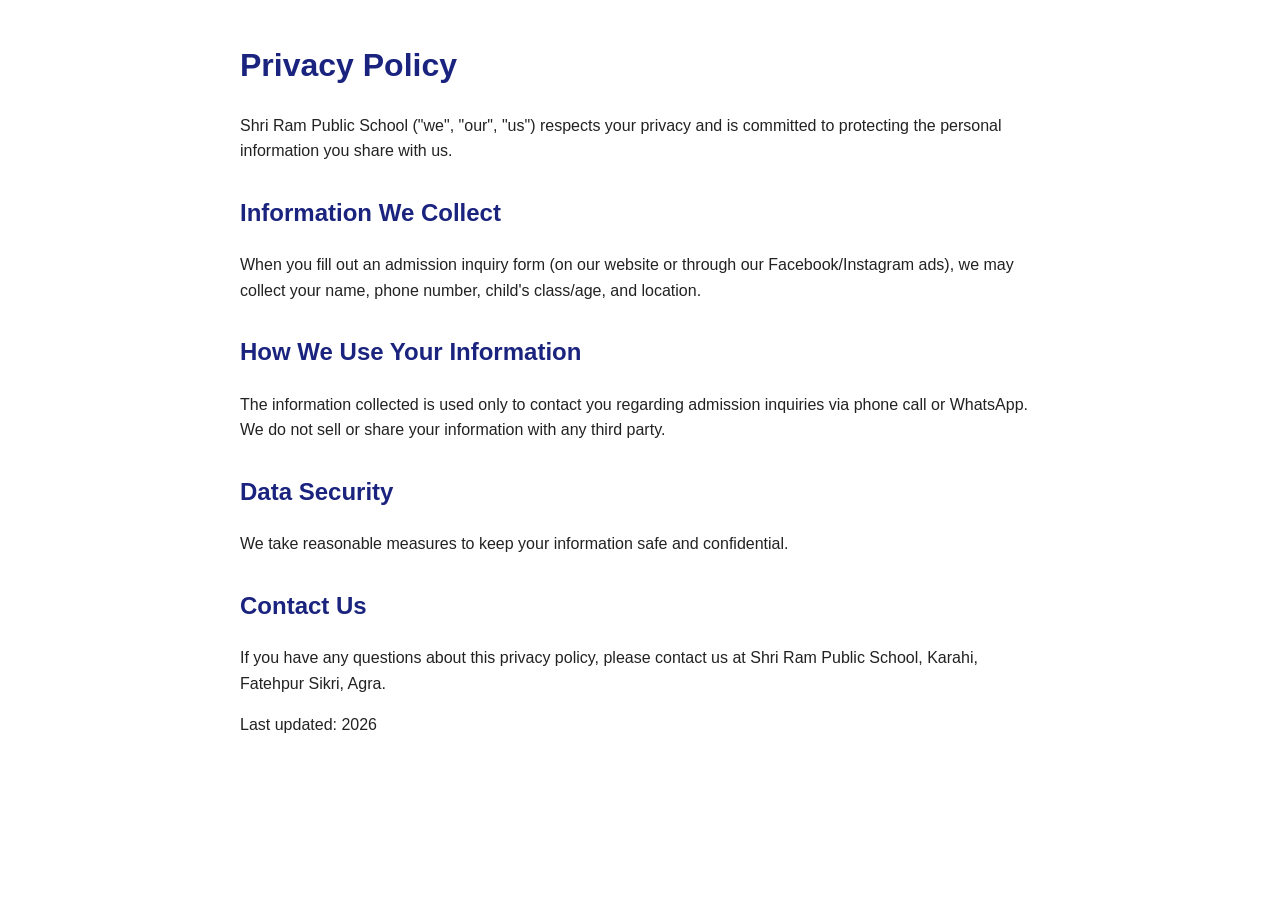
<file: privacy-policy.html>
<!DOCTYPE html>
<html lang="en">
<head>
<meta charset="UTF-8">
<title>Privacy Policy - Shri Ram Public School</title>
<style>
  body { font-family: Arial, sans-serif; max-width: 800px; margin: 40px auto; padding: 0 20px; line-height: 1.6; color: #222; }
  h1 { color: #1a237e; }
  h2 { color: #1a237e; margin-top: 30px; }
</style>
</head>
<body>

<h1>Privacy Policy</h1>
<p>Shri Ram Public School ("we", "our", "us") respects your privacy and is committed to protecting the personal information you share with us.</p>

<h2>Information We Collect</h2>
<p>When you fill out an admission inquiry form (on our website or through our Facebook/Instagram ads), we may collect your name, phone number, child's class/age, and location.</p>

<h2>How We Use Your Information</h2>
<p>The information collected is used only to contact you regarding admission inquiries via phone call or WhatsApp. We do not sell or share your information with any third party.</p>

<h2>Data Security</h2>
<p>We take reasonable measures to keep your information safe and confidential.</p>

<h2>Contact Us</h2>
<p>If you have any questions about this privacy policy, please contact us at Shri Ram Public School, Karahi, Fatehpur Sikri, Agra.</p>

<p>Last updated: 2026</p>

</body>
</html>
</file>
<file: style.css>
*,*::before,*::after{box-sizing:border-box;margin:0;padding:0;}
:root{
  --saffron:#FF6B00;--saffron-light:#FF8C33;--saffron-pale:#FFF4EC;
  --navy:#0D2B5E;--navy-light:#1A3F80;
  --green:#1A6B35;--green-light:#2A9B50;--gold:#C8940A;
  --white:#FFFFFF;--gray-50:#F8F9FA;--gray-100:#F0F2F5;
  --gray-200:#E2E6EA;--gray-400:#9AA3AE;--gray-600:#555F6B;--gray-800:#222831;
  --shadow-sm:0 2px 8px rgba(13,43,94,0.08);--shadow-md:0 8px 32px rgba(13,43,94,0.12);
  --radius:12px;--radius-lg:20px;
  --text-xs:clamp(10px,2vw,12px);--text-sm:clamp(12px,2.5vw,14px);
  --text-base:clamp(14px,3vw,16px);--text-lg:clamp(16px,3.5vw,18px);
  --text-xl:clamp(18px,4vw,22px);--text-2xl:clamp(20px,4.5vw,26px);
  --text-3xl:clamp(24px,5vw,36px);--text-4xl:clamp(28px,6vw,48px);
  --text-hero:clamp(28px,7vw,54px);
  --space-xs:clamp(8px,2vw,12px);--space-sm:clamp(12px,3vw,20px);
  --space-md:clamp(20px,4vw,32px);--space-lg:clamp(32px,5vw,56px);--space-xl:clamp(48px,7vw,80px);
}
html{scroll-behavior:smooth;}
body{font-family:'Inter',sans-serif;color:var(--gray-800);background:var(--white);overflow-x:hidden;font-size:var(--text-base);}
h1,h2,h3,h4{font-family:'Playfair Display',serif;line-height:1.2;}
a{text-decoration:none;color:inherit;}
img{max-width:100%;height:auto;display:block;}
button{font-family:'Inter',sans-serif;}

@keyframes fadeUp{from{opacity:0;transform:translateY(24px);}to{opacity:1;transform:translateY(0);}}
@keyframes fadeIn{from{opacity:0;}to{opacity:1;}}
@keyframes marquee{from{transform:translateX(0);}to{transform:translateX(-50%);}}

.reveal{opacity:0;transform:translateY(24px);transition:opacity 0.65s ease,transform 0.65s ease;}
.reveal.visible{opacity:1;transform:translateY(0);}
.reveal-left{opacity:0;transform:translateX(-30px);transition:opacity 0.65s ease,transform 0.65s ease;}
.reveal-left.visible{opacity:1;transform:translateX(0);}
.reveal-right{opacity:0;transform:translateX(30px);transition:opacity 0.65s ease,transform 0.65s ease;}
.reveal-right.visible{opacity:1;transform:translateX(0);}

/* TOP BAR */
.topbar{background:var(--navy);color:rgba(255,255,255,0.8);font-size:var(--text-xs);padding:6px 0;}
.topbar-inner{max-width:1200px;margin:0 auto;padding:0 clamp(16px,4vw,24px);display:flex;justify-content:space-between;align-items:center;flex-wrap:wrap;gap:4px;}
.topbar a{color:rgba(255,255,255,0.8);transition:color 0.2s;}
.topbar a:hover{color:var(--saffron-light);}
.topbar-left,.topbar-right{display:flex;align-items:center;gap:10px;flex-wrap:wrap;}

/* HEADER & NAV */
.header{position:sticky;top:0;z-index:1000;background:var(--white);border-bottom:1px solid var(--gray-200);box-shadow:var(--shadow-sm);transition:box-shadow 0.3s ease;}
.header.scrolled{box-shadow:var(--shadow-md);}
.nav-inner{max-width:1200px;margin:0 auto;padding:0 clamp(16px,4vw,24px);display:flex;align-items:center;justify-content:space-between;height:clamp(60px,10vw,72px);}
.logo{display:flex;align-items:center;gap:clamp(10px,2vw,14px);min-width:0;}
.logo-emblem{width:clamp(44px,8vw,56px);height:clamp(44px,8vw,56px);border-radius:50%;flex-shrink:0;background:linear-gradient(135deg,var(--saffron),var(--navy));display:flex;align-items:center;justify-content:center;font-family:'Playfair Display',serif;font-size:clamp(16px,3vw,22px);font-weight:700;color:white;box-shadow:0 4px 16px rgba(255,107,0,0.3);overflow:hidden;}
.logo-emblem img{width:100%;height:100%;object-fit:cover;border-radius:50%;}
.logo-text{line-height:1.2;min-width:0;}
.logo-text h1{font-size:clamp(12px,2.5vw,15px);color:var(--navy);font-weight:700;white-space:nowrap;overflow:hidden;text-overflow:ellipsis;}
.logo-text span{font-size:clamp(10px,2vw,11px);color:var(--gray-600);font-family:'Inter',sans-serif;font-weight:400;}
.nav-links{display:flex;align-items:center;gap:2px;}
.nav-links > a{padding:clamp(6px,1.5vw,8px) clamp(8px,2vw,14px);border-radius:8px;font-size:var(--text-sm);font-weight:500;color:var(--gray-800);transition:all 0.2s ease;}
.nav-links > a:hover{background:var(--saffron-pale);color:var(--saffron);}
.nav-links > a.active{color:var(--saffron);}

/* DROPDOWN */
.nav-dropdown{position:relative;display:flex;align-items:center;}
.nav-dropdown > .nav-drop-trigger{display:flex;align-items:center;gap:5px;padding:clamp(6px,1.5vw,8px) clamp(8px,2vw,14px);border-radius:8px;font-size:var(--text-sm);font-weight:500;color:var(--gray-800);transition:all 0.2s ease;cursor:pointer;border:none;background:none;font-family:'Inter',sans-serif;white-space:nowrap;}
.nav-dropdown > .nav-drop-trigger:hover,.nav-dropdown:hover > .nav-drop-trigger{background:var(--saffron-pale);color:var(--saffron);}
.nav-drop-trigger .drop-caret{font-size:9px;transition:transform 0.25s ease;}
.nav-dropdown:hover .drop-caret{transform:rotate(180deg);}
.drop-panel{position:absolute;top:calc(100% + 10px);left:0;min-width:230px;background:var(--white);border-radius:14px;border:1px solid var(--gray-200);box-shadow:0 16px 48px rgba(13,43,94,0.16);padding:8px;opacity:0;visibility:hidden;pointer-events:none;transform:translateY(-8px);transition:opacity 0.2s ease,transform 0.2s ease,visibility 0.2s ease;z-index:200;}
.nav-dropdown:hover .drop-panel,.nav-dropdown:focus-within .drop-panel{opacity:1;visibility:visible;pointer-events:all;transform:translateY(0);}
.drop-panel::before{content:'';position:absolute;top:-6px;left:20px;width:12px;height:12px;background:var(--white);border-left:1px solid var(--gray-200);border-top:1px solid var(--gray-200);transform:rotate(45deg);border-radius:2px 0 0 0;}
.drop-panel-header{font-size:10px;font-weight:700;letter-spacing:0.1em;text-transform:uppercase;color:var(--gray-400);padding:6px 12px 4px;margin-bottom:2px;}
.drop-item{display:flex;align-items:center;gap:10px;padding:10px 12px;border-radius:10px;font-size:13px;font-weight:500;color:var(--gray-800);transition:background 0.18s,color 0.18s;cursor:pointer;}
.drop-item:hover{background:var(--saffron-pale);color:var(--saffron);}
.drop-item-icon{width:32px;height:32px;border-radius:8px;flex-shrink:0;display:flex;align-items:center;justify-content:center;font-size:15px;background:var(--gray-100);transition:background 0.18s;}
.drop-item:hover .drop-item-icon{background:rgba(255,107,0,0.12);}
.drop-item-title{font-weight:600;line-height:1.2;}
.drop-item-sub{font-size:11px;color:var(--gray-400);margin-top:1px;font-weight:400;}
.drop-divider{height:1px;background:var(--gray-100);margin:6px 4px;}

/* CTA */
.nav-cta{background:var(--saffron);color:white!important;padding:clamp(8px,1.5vw,10px) clamp(14px,2.5vw,20px);border-radius:8px;font-size:var(--text-sm);font-weight:600;transition:all 0.2s ease;margin-left:8px;box-shadow:0 4px 12px rgba(255,107,0,0.3);}
.nav-cta:hover{background:var(--saffron-light)!important;transform:translateY(-1px);}
.nav-donate{background:var(--navy);color:white!important;padding:clamp(8px,1.5vw,10px) clamp(14px,2.5vw,20px);border-radius:8px;font-size:var(--text-sm);font-weight:600;transition:all 0.2s ease;margin-left:8px;}
.nav-donate:hover{background:var(--navy-light)!important;transform:translateY(-1px);}
.hamburger{display:none;flex-direction:column;gap:5px;cursor:pointer;padding:8px;border:none;background:none;}
.hamburger span{display:block;width:24px;height:2px;background:var(--navy);transition:all 0.3s;border-radius:2px;}

/* MOBILE MENU */
.mobile-menu{display:none;position:fixed;top:0;left:0;right:0;bottom:0;z-index:2000;background:var(--white);overflow-y:auto;}
.mobile-menu.open{display:flex;flex-direction:column;animation:fadeIn 0.2s ease;}
.mobile-menu-header{display:flex;justify-content:space-between;align-items:center;padding:clamp(16px,4vw,24px);border-bottom:1px solid var(--gray-100);}
.mobile-close{font-size:28px;cursor:pointer;color:var(--gray-800);background:none;border:none;line-height:1;}
.mobile-nav-links{padding:clamp(12px,3vw,16px);display:flex;flex-direction:column;gap:4px;}
.mobile-nav-links > a,.mobile-nav-links > .mob-drop-wrap > .mob-drop-btn{display:flex;align-items:center;gap:12px;padding:clamp(14px,3.5vw,18px) clamp(16px,4vw,20px);font-size:clamp(15px,3.5vw,17px);font-weight:500;border-radius:12px;color:var(--gray-800);transition:background 0.2s,color 0.2s;width:100%;border:none;background:none;font-family:'Inter',sans-serif;cursor:pointer;text-align:left;}
.mobile-nav-links > a:hover,.mobile-nav-links > .mob-drop-wrap > .mob-drop-btn:hover{background:var(--saffron-pale);color:var(--saffron);}
.mob-drop-btn{justify-content:space-between;}
.mob-drop-btn .mob-caret{font-size:11px;transition:transform 0.25s;}
.mob-drop-btn.open .mob-caret{transform:rotate(180deg);}
.mob-drop-list{display:none;flex-direction:column;gap:2px;padding:6px 10px 10px 20px;border-left:2px solid var(--saffron-pale);margin:2px 16px 8px 16px;border-radius:0 0 8px 8px;}
.mob-drop-list.open{display:flex;}
.mob-drop-list a{display:flex;align-items:center;gap:10px;padding:10px 12px;font-size:14px;font-weight:500;color:var(--gray-800);border-radius:8px;transition:background 0.18s,color 0.18s;}
.mob-drop-list a:hover{background:var(--saffron-pale);color:var(--saffron);}
.mob-drop-list a span{font-size:16px;}
.mobile-nav-links a.cta-mobile{background:var(--saffron);color:white;margin-top:12px;text-align:center;justify-content:center;}
.mobile-nav-links a.donate-mobile{background:var(--navy);color:white;text-align:center;justify-content:center;}

/* HERO */
/* HERO */
.hero{
  position:relative;
  width:100%;
  background:var(--gray-50);
  overflow:hidden;
}
.hero-image-wrap{
  width:100%;
  margin:0;
  padding:0;
}
.hero-image-frame{
  width:100%;
  line-height:0;
}
.hero-image-frame img{
  width:100%;
  height:auto;
  display:block;
  object-fit:contain;
}
/* MARQUEE */
.marquee-strip{background:var(--saffron);color:white;padding:clamp(8px,2vw,10px) 0;overflow:hidden;font-size:var(--text-sm);font-weight:500;}
.marquee-inner{display:flex;white-space:nowrap;animation:marquee 25s linear infinite;}
.marquee-item{padding:0 clamp(24px,5vw,40px);flex-shrink:0;}

/* SECTION */
.section{padding:var(--space-xl) 0;}
.section-alt{background:var(--gray-50);}
.container{max-width:1200px;margin:0 auto;padding:0 clamp(16px,4vw,24px);}
.section-label{display:inline-block;font-size:var(--text-xs);font-weight:600;letter-spacing:0.1em;text-transform:uppercase;color:var(--saffron);background:var(--saffron-pale);padding:5px 14px;border-radius:50px;margin-bottom:10px;}
.section-title{font-size:var(--text-3xl);color:var(--navy);line-height:1.2;margin-bottom:12px;}
.section-sub{font-size:var(--text-base);color:var(--gray-600);line-height:1.75;max-width:560px;}
.section-head{margin-bottom:clamp(36px,6vw,56px);}
.title-line{width:48px;height:4px;background:var(--saffron);border-radius:2px;margin:12px 0 16px;}

/* ABOUT */
.about-grid{display:grid;grid-template-columns:1fr 1fr;gap:clamp(32px,6vw,64px);align-items:center;}
.about-image-wrap{position:relative;}
.about-img-placeholder{width:100%;border-radius:var(--radius-lg);background:linear-gradient(135deg,#e8f4fd,#d4e8fa);display:flex;align-items:center;justify-content:center;flex-direction:column;gap:12px;padding:clamp(8px,1.5vw,14px);}
.about-badge{position:absolute;bottom:clamp(-16px,-3vw,-20px);right:clamp(-12px,-2vw,-20px);background:var(--saffron);color:white;border-radius:var(--radius);padding:clamp(14px,2.5vw,20px) clamp(16px,3vw,24px);text-align:center;box-shadow:var(--shadow-md);}
.about-badge .big{font-family:'Playfair Display',serif;font-size:clamp(24px,5vw,36px);font-weight:700;}
.about-badge .sm{font-size:var(--text-xs);opacity:0.85;}
.about-para{font-size:var(--text-base);color:var(--gray-600);line-height:1.8;margin-bottom:14px;}
.about-features{display:grid;grid-template-columns:1fr 1fr;gap:clamp(8px,2vw,12px);margin:clamp(20px,4vw,28px) 0;}
.about-feat{display:flex;align-items:center;gap:10px;font-size:var(--text-sm);color:var(--gray-800);font-weight:500;}
.feat-dot{width:8px;height:8px;border-radius:50%;background:var(--saffron);flex-shrink:0;}

/* STATS */
.stats-section{background:var(--navy);color:white;padding:clamp(40px,7vw,64px) 0;}
.stats-grid{display:grid;grid-template-columns:repeat(4,1fr);gap:clamp(16px,3vw,32px);}
.stat-card{text-align:center;}
.stat-card .number{font-family:'Playfair Display',serif;font-size:clamp(32px,6vw,48px);font-weight:700;color:var(--saffron-light);line-height:1;}
.stat-card .unit{font-size:clamp(18px,3.5vw,24px);}
.stat-card .label{font-size:var(--text-sm);color:rgba(255,255,255,0.5);margin-top:8px;}

/* EDUCATION */
.edu-section{background:linear-gradient(135deg,#F5F0FF 0%,#FFF4EC 55%,#EEF4FF 100%);padding:clamp(56px,9vw,100px) 0 0 0;overflow:hidden;position:relative;}
.edu-inner{max-width:1200px;margin:0 auto;padding:0 clamp(16px,4vw,32px);display:grid;grid-template-columns:1fr 1fr;gap:clamp(40px,7vw,80px);align-items:center;}
.edu-label{display:inline-block;font-size:clamp(10px,2vw,12px);font-weight:700;letter-spacing:0.12em;text-transform:uppercase;color:#FF6B00;background:#FFF4EC;border:1px solid rgba(255,107,0,0.2);padding:5px 16px;border-radius:50px;margin-bottom:14px;}
.edu-title{font-family:'Playfair Display',serif;font-size:clamp(26px,5vw,44px);color:#0D2B5E;line-height:1.2;margin-bottom:4px;}
.edu-title span{color:#FF6B00;}
.edu-line{width:52px;height:4px;background:linear-gradient(90deg,#FF6B00,#FFB347);border-radius:2px;margin:14px 0 18px;}
.edu-para{font-size:clamp(14px,2.5vw,16px);color:#555F6B;line-height:1.85;margin-bottom:14px;}
.edu-pillars{display:grid;grid-template-columns:1fr 1fr;gap:clamp(12px,2vw,18px);margin-top:clamp(22px,4vw,32px);}
.edu-pillar{display:flex;align-items:flex-start;gap:12px;background:white;border-radius:14px;padding:clamp(14px,2.5vw,18px);border:1px solid rgba(13,43,94,0.08);box-shadow:0 2px 12px rgba(13,43,94,0.06);transition:transform 0.2s,box-shadow 0.2s;}
.edu-pillar:hover{transform:translateY(-3px);box-shadow:0 8px 24px rgba(13,43,94,0.1);}
.pillar-icon{font-size:clamp(20px,3vw,26px);flex-shrink:0;margin-top:2px;}
.edu-pillar h4{font-family:'Playfair Display',serif;font-size:clamp(13px,2.2vw,15px);color:#0D2B5E;margin-bottom:4px;}
.edu-pillar p{font-size:clamp(11px,1.8vw,13px);color:#9AA3AE;line-height:1.5;margin:0;}
.edu-text{padding-bottom:clamp(40px,6vw,64px);}
.edu-visual{position:relative;display:flex;align-items:flex-end;justify-content:center;min-height:clamp(320px,48vw,480px);}
.edu-bg-circle{position:absolute;width:clamp(280px,45vw,460px);height:clamp(280px,45vw,460px);border-radius:50%;background:linear-gradient(135deg,rgba(255,107,0,0.13),rgba(13,43,94,0.09));bottom:0;left:50%;transform:translateX(-50%);}
.edu-bg-circle2{position:absolute;width:clamp(160px,26vw,260px);height:clamp(160px,26vw,260px);border-radius:50%;background:linear-gradient(135deg,rgba(13,43,94,0.06),rgba(255,107,0,0.05));top:20px;right:0;}
.edu-img-wrap{position:relative;z-index:2;display:flex;align-items:flex-end;justify-content:center;}
.edu-img{width:clamp(260px,140vw,540px);height:auto;object-fit:contain;filter:drop-shadow(0 20px 50px rgba(13,43,94,0.2));position:relative;z-index:2;}
.edu-wave{position:relative;line-height:0;margin-top:-2px;background:transparent;}
.edu-wave svg{display:block;width:100%;height:clamp(50px,7vw,80px);}

/* VISION MISSION */
.vm-grid{display:grid;grid-template-columns:repeat(3,1fr);gap:clamp(14px,3vw,24px);}
.vm-card{background:var(--white);border-radius:var(--radius-lg);padding:clamp(22px,4vw,36px) clamp(18px,3vw,28px);border:1px solid var(--gray-200);transition:all 0.3s ease;position:relative;overflow:hidden;}
.vm-card::before{content:'';position:absolute;top:0;left:0;right:0;height:4px;background:var(--saffron);}
.vm-card:hover{transform:translateY(-6px);box-shadow:var(--shadow-md);border-color:transparent;}
.vm-icon{width:52px;height:52px;border-radius:14px;background:var(--saffron-pale);display:flex;align-items:center;justify-content:center;font-size:22px;margin-bottom:clamp(14px,3vw,20px);}
.vm-card h3{font-size:var(--text-xl);color:var(--navy);margin-bottom:10px;}
.vm-card p{font-size:var(--text-sm);color:var(--gray-600);line-height:1.8;}

/* SCHOOLS */
.schools-grid{display:grid;grid-template-columns:repeat(auto-fit,minmax(min(100%,280px),1fr));gap:clamp(16px,3vw,28px);}
.school-card{background:var(--white);border-radius:var(--radius-lg);overflow:hidden;border:1px solid var(--gray-200);transition:all 0.3s ease;box-shadow:var(--shadow-sm);}
.school-card:hover{transform:translateY(-4px);box-shadow:var(--shadow-md);}
.school-img{width:100%;height:clamp(140px,20vw,200px);object-fit:cover;background:linear-gradient(135deg,#1A3F80,#0D2B5E);display:flex;align-items:center;justify-content:center;color:rgba(255,255,255,0.3);font-size:clamp(36px,7vw,48px);}
.school-body{padding:clamp(16px,3vw,24px);}
.school-body h3{font-size:var(--text-lg);color:var(--navy);margin-bottom:8px;}
.school-body p{font-size:var(--text-sm);color:var(--gray-600);line-height:1.7;margin-bottom:14px;}
.school-tags{display:flex;gap:8px;flex-wrap:wrap;}
.tag{font-size:var(--text-xs);font-weight:600;padding:4px 10px;border-radius:50px;background:var(--saffron-pale);color:var(--saffron);}
.tag.green{background:#E8F5EC;color:var(--green);}
.tag.navy{background:#E8EDF6;color:var(--navy);}

/* COMMITTEE */
.committee-grid{display:grid;grid-template-columns:repeat(auto-fit,minmax(min(100%,180px),1fr));gap:clamp(14px,3vw,24px);}
.member-card{background:var(--white);border-radius:var(--radius-lg);padding:clamp(20px,4vw,28px) clamp(14px,3vw,20px);text-align:center;border:1px solid var(--gray-200);transition:all 0.3s ease;}
.member-card:hover{transform:translateY(-4px);box-shadow:var(--shadow-md);}
.member-avatar{width:clamp(56px,10vw,72px);height:clamp(56px,10vw,72px);border-radius:50%;margin:0 auto clamp(12px,2.5vw,16px);background:linear-gradient(135deg,var(--saffron),var(--navy));display:flex;align-items:center;justify-content:center;font-family:'Playfair Display',serif;font-size:clamp(18px,3.5vw,24px);font-weight:700;color:white;}
.member-card h4{font-size:var(--text-base);color:var(--navy);margin-bottom:4px;}
.member-card .role{font-size:var(--text-xs);color:var(--saffron);font-weight:600;text-transform:uppercase;letter-spacing:0.05em;}
.member-card .dept{font-size:var(--text-sm);color:var(--gray-600);margin-top:4px;}
.president-card{border:2px solid var(--saffron);position:relative;}
.president-badge{position:absolute;top:-12px;left:50%;transform:translateX(-50%);background:var(--saffron);color:white;font-size:var(--text-xs);font-weight:600;padding:3px 14px;border-radius:50px;white-space:nowrap;}

/* NEWS */
.news-grid{display:grid;grid-template-columns:repeat(auto-fit,minmax(min(100%,280px),1fr));gap:clamp(16px,3vw,24px);}
.news-card{background:var(--white);border-radius:var(--radius-lg);overflow:hidden;border:1px solid var(--gray-200);transition:all 0.3s ease;}
.news-card:hover{transform:translateY(-4px);box-shadow:var(--shadow-md);}
.news-date-strip{background:var(--navy);color:white;padding:clamp(10px,2vw,12px) clamp(14px,3vw,20px);display:flex;align-items:center;gap:10px;font-size:var(--text-xs);}
.news-date-num{font-family:'Playfair Display',serif;font-size:clamp(18px,3.5vw,22px);font-weight:700;color:var(--saffron-light);margin-right:4px;}
.news-body{padding:clamp(16px,3vw,20px);}
.news-type{font-size:var(--text-xs);font-weight:600;color:var(--saffron);text-transform:uppercase;letter-spacing:0.05em;margin-bottom:8px;}
.news-body h3{font-size:var(--text-base);color:var(--navy);line-height:1.4;margin-bottom:10px;}
.news-body p{font-size:var(--text-sm);color:var(--gray-600);line-height:1.7;}
.news-link{display:inline-flex;align-items:center;gap:4px;font-size:var(--text-sm);font-weight:600;color:var(--saffron);margin-top:12px;}

/* GALLERY PREVIEW */
.gallery-preview-grid{display:grid;grid-template-columns:repeat(4,1fr);gap:clamp(12px,2.5vw,20px);}
.gallery-preview-item{position:relative;border-radius:var(--radius-lg);overflow:hidden;aspect-ratio:1/1;box-shadow:var(--shadow-sm);cursor:pointer;transform:translateY(0) scale(1);transition:transform 0.45s cubic-bezier(0.22,1,0.36,1),box-shadow 0.45s ease;}
.gallery-preview-item:hover{transform:translateY(-6px) scale(1.02);box-shadow:var(--shadow-md);}
.gallery-preview-item img{width:100%;height:100%;object-fit:cover;transition:transform 0.6s cubic-bezier(0.22,1,0.36,1);}
.gallery-preview-item:hover img{transform:scale(1.12);}
.gallery-preview-overlay{position:absolute;inset:0;background:linear-gradient(180deg,rgba(13,43,94,0) 40%,rgba(13,43,94,0.75) 100%);opacity:0;transition:opacity 0.35s ease;display:flex;align-items:flex-end;padding:clamp(12px,2.5vw,18px);}
.gallery-preview-item:hover .gallery-preview-overlay{opacity:1;}
.gallery-preview-overlay span{color:white;font-size:var(--text-sm);font-weight:600;display:flex;align-items:center;gap:6px;transform:translateY(8px);transition:transform 0.35s ease;}
.gallery-preview-item:hover .gallery-preview-overlay span{transform:translateY(0);}
.gallery-view-more-wrap{display:flex;justify-content:center;margin-top:clamp(28px,5vw,40px);}
.gallery-view-more-btn{display:inline-flex;align-items:center;gap:10px;background:var(--saffron);color:white;padding:clamp(12px,2.5vw,15px) clamp(28px,5vw,40px);border-radius:50px;font-size:var(--text-base);font-weight:600;box-shadow:0 8px 24px rgba(255,107,0,0.35);transition:all 0.3s ease;position:relative;overflow:hidden;}
.gallery-view-more-btn:hover{background:var(--saffron-light);transform:translateY(-3px);box-shadow:0 12px 30px rgba(255,107,0,0.45);}
.gallery-view-more-btn i{transition:transform 0.3s ease;}
.gallery-view-more-btn:hover i{transform:translateX(5px);}

@media(max-width:900px){
  .gallery-preview-grid{grid-template-columns:repeat(2,1fr);}
}
@media(max-width:480px){
  .gallery-preview-grid{gap:10px;}
}

/* RESPONSIVE */
@media(max-width:900px){
  .about-grid{grid-template-columns:1fr;}
  .stats-grid{grid-template-columns:repeat(2,1fr);}
  .vm-grid{grid-template-columns:1fr 1fr;}
  .edu-inner{grid-template-columns:1fr;}
  .edu-visual{min-height:clamp(280px,60vw,380px);order:-1;}
  .edu-img{width:clamp(200px,55vw,320px);}
}
@media(max-width:768px){
  .nav-links,.nav-cta,.nav-donate{display:none!important;}
  .hamburger{display:flex!important;}
  .topbar-inner{flex-direction:column;align-items:flex-start;gap:2px;}
}
@media(max-width:480px){
  .topbar-right{display:none;}
  .stats-grid{grid-template-columns:1fr 1fr;}
  .edu-pillars{grid-template-columns:1fr;}
}
</file>
